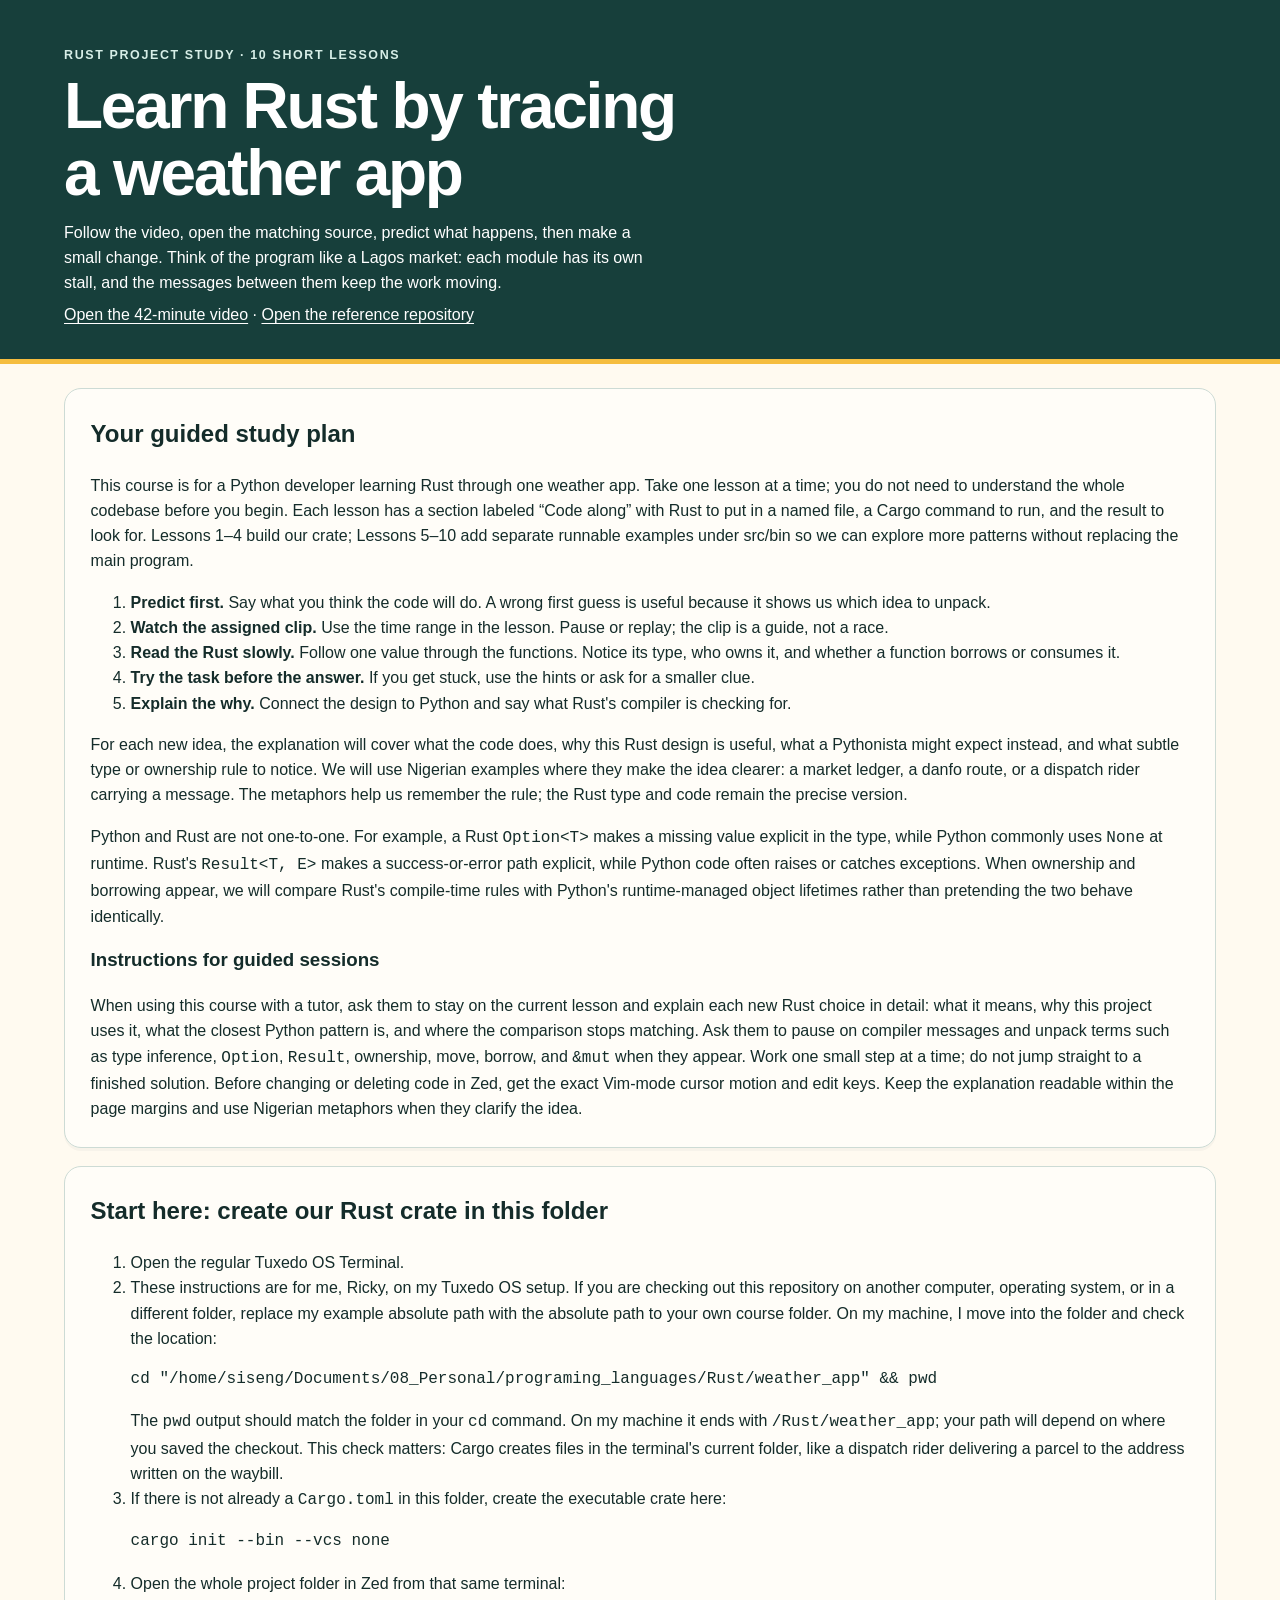
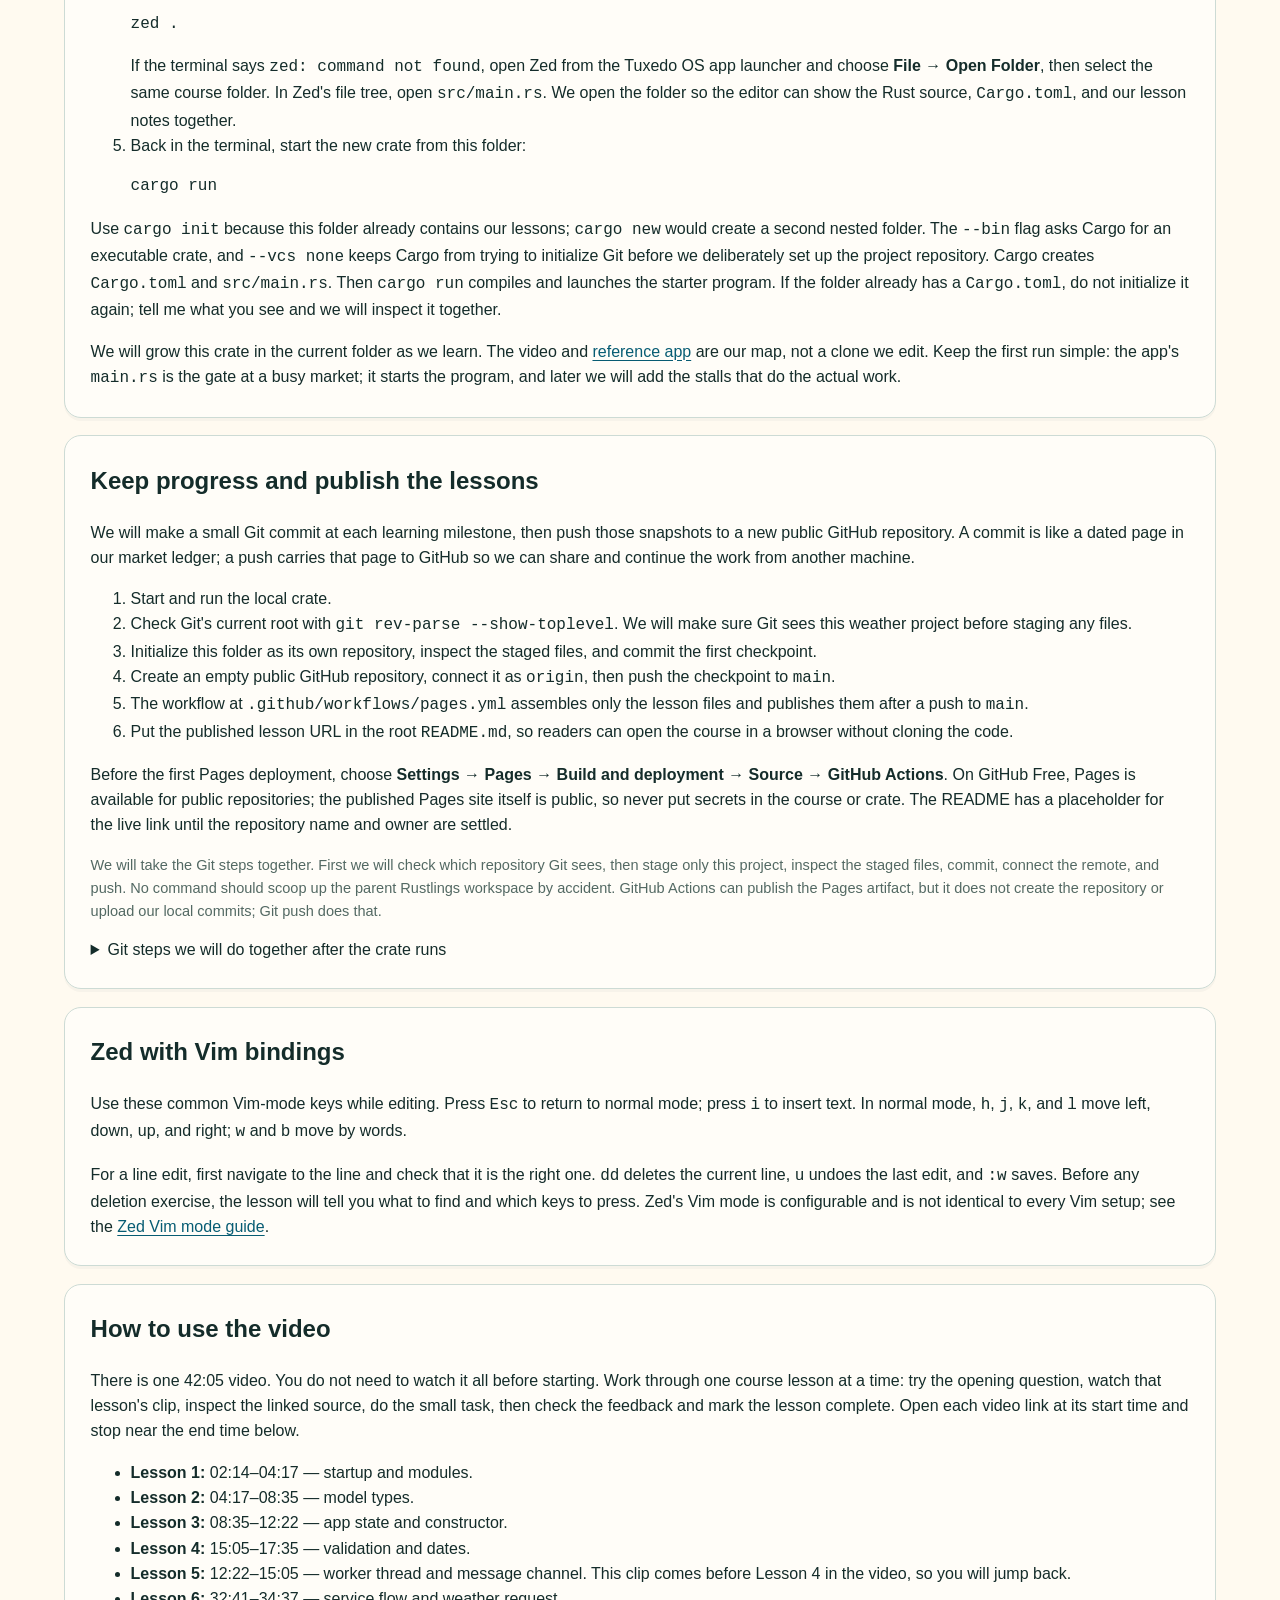
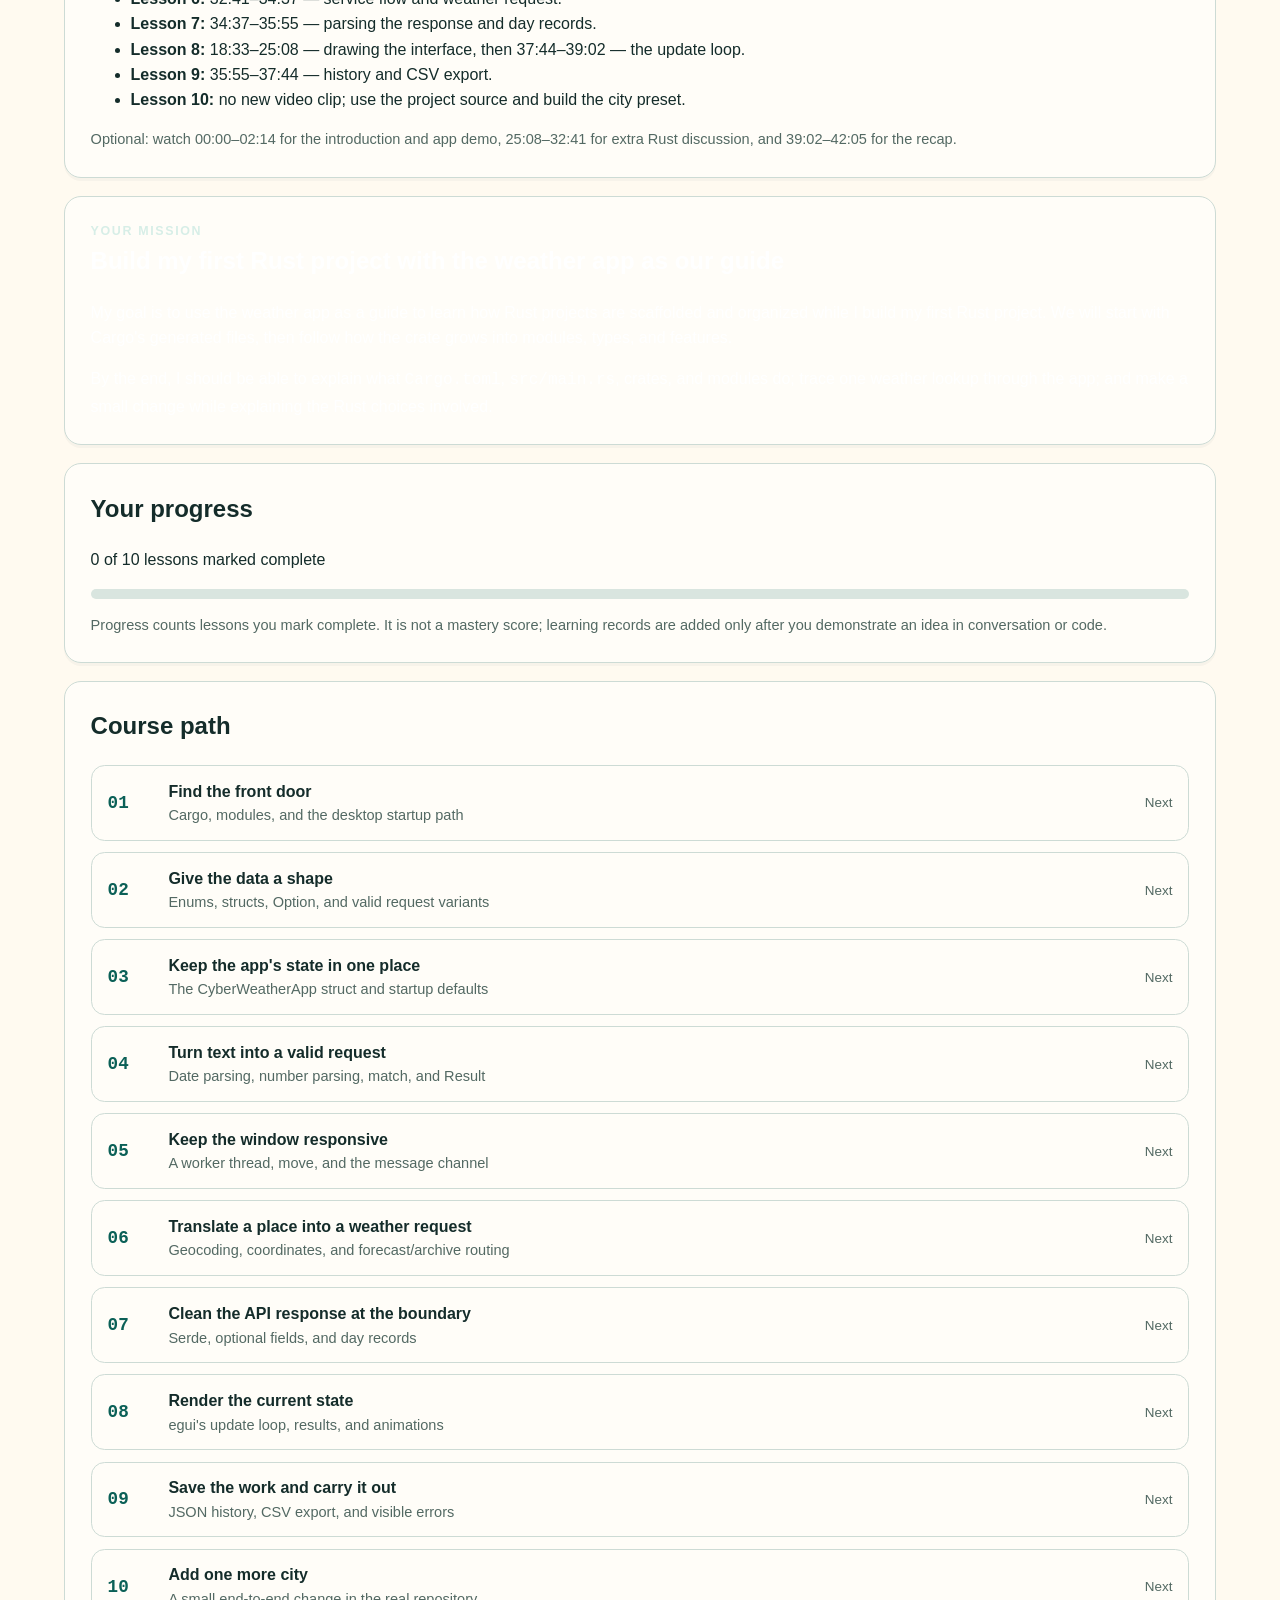
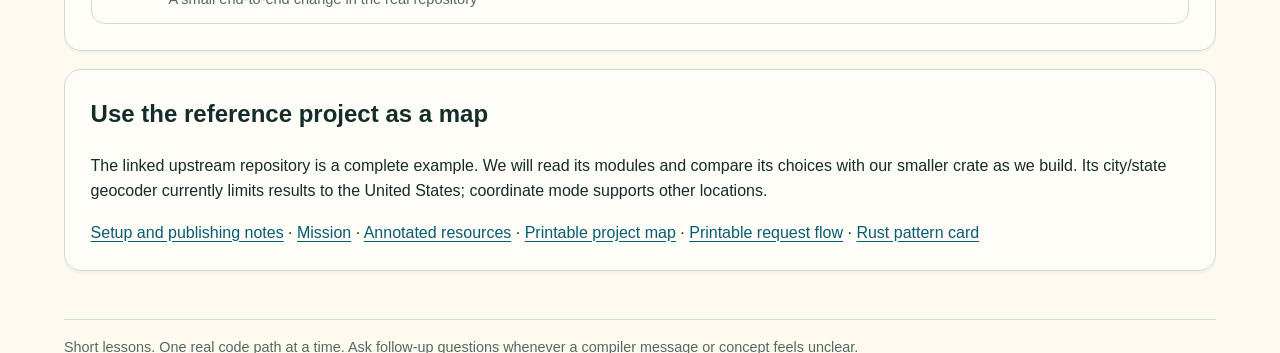
<file: index.html>
<!doctype html>
<html lang="en">
<head>
  <meta charset="utf-8">
  <meta name="viewport" content="width=device-width, initial-scale=1">
  <meta name="description" content="A practical Rust course built around a real desktop weather app.">
  <title>Rusty Weather — Study Course</title>
  <link rel="stylesheet" href="assets/tech-course-theme.css">
  <link rel="stylesheet" href="assets/course.css">
</head>
<body class="tech-course">
  <header class="tech-course__header course-top">
    <div class="page-width">
      <p class="eyebrow">Rust project study · 10 short lessons</p>
      <h1>Learn Rust by tracing a weather app</h1>
      <p>Follow the video, open the matching source, predict what happens, then make a small change. Think of the program like a Lagos market: each module has its own stall, and the messages between them keep the work moving.</p>
      <p><a href="https://www.youtube.com/watch?v=z6_rRxLwu0Y" target="_blank" rel="noopener noreferrer">Open the 42-minute video</a> · <a href="https://github.com/feenix100/rusty_weather" target="_blank" rel="noopener noreferrer">Open the reference repository</a></p>
    </div>
  </header>

  <main class="page-width page-main stack">
    <section class="tech-card card-pad" id="guided-study">
      <h2>Your guided study plan</h2>
      <p>This course is for a Python developer learning Rust through one weather app. Take one lesson at a time; you do not need to understand the whole codebase before you begin. Each lesson has a section labeled “Code along” with Rust to put in a named file, a Cargo command to run, and the result to look for. Lessons 1–4 build our crate; Lessons 5–10 add separate runnable examples under src/bin so we can explore more patterns without replacing the main program.</p>
      <ol>
        <li><strong>Predict first.</strong> Say what you think the code will do. A wrong first guess is useful because it shows us which idea to unpack.</li>
        <li><strong>Watch the assigned clip.</strong> Use the time range in the lesson. Pause or replay; the clip is a guide, not a race.</li>
        <li><strong>Read the Rust slowly.</strong> Follow one value through the functions. Notice its type, who owns it, and whether a function borrows or consumes it.</li>
        <li><strong>Try the task before the answer.</strong> If you get stuck, use the hints or ask for a smaller clue.</li>
        <li><strong>Explain the why.</strong> Connect the design to Python and say what Rust's compiler is checking for.</li>
      </ol>
      <p>For each new idea, the explanation will cover what the code does, why this Rust design is useful, what a Pythonista might expect instead, and what subtle type or ownership rule to notice. We will use Nigerian examples where they make the idea clearer: a market ledger, a danfo route, or a dispatch rider carrying a message. The metaphors help us remember the rule; the Rust type and code remain the precise version.</p>
      <p>Python and Rust are not one-to-one. For example, a Rust <code>Option&lt;T&gt;</code> makes a missing value explicit in the type, while Python commonly uses <code>None</code> at runtime. Rust's <code>Result&lt;T, E&gt;</code> makes a success-or-error path explicit, while Python code often raises or catches exceptions. When ownership and borrowing appear, we will compare Rust's compile-time rules with Python's runtime-managed object lifetimes rather than pretending the two behave identically.</p>
      <h3>Instructions for guided sessions</h3>
      <p>When using this course with a tutor, ask them to stay on the current lesson and explain each new Rust choice in detail: what it means, why this project uses it, what the closest Python pattern is, and where the comparison stops matching. Ask them to pause on compiler messages and unpack terms such as type inference, <code>Option</code>, <code>Result</code>, ownership, move, borrow, and <code>&amp;mut</code> when they appear. Work one small step at a time; do not jump straight to a finished solution. Before changing or deleting code in Zed, get the exact Vim-mode cursor motion and edit keys. Keep the explanation readable within the page margins and use Nigerian metaphors when they clarify the idea.</p>
    </section>

    <section class="tech-card card-pad" id="first-run">
      <h2>Start here: create our Rust crate in this folder</h2>
      <ol>
        <li>Open the regular Tuxedo OS Terminal.</li>
        <li>These instructions are for me, Ricky, on my Tuxedo OS setup. If you are checking out this repository on another computer, operating system, or in a different folder, replace my example absolute path with the absolute path to your own course folder. On my machine, I move into the folder and check the location:<pre><code>cd "/home/siseng/Documents/08_Personal/programing_languages/Rust/weather_app" &amp;&amp; pwd</code></pre>The <code>pwd</code> output should match the folder in your <code>cd</code> command. On my machine it ends with <code>/Rust/weather_app</code>; your path will depend on where you saved the checkout. This check matters: Cargo creates files in the terminal's current folder, like a dispatch rider delivering a parcel to the address written on the waybill.</li>
        <li>If there is not already a <code>Cargo.toml</code> in this folder, create the executable crate here:<pre><code>cargo init --bin --vcs none</code></pre></li>
        <li>Open the whole project folder in Zed from that same terminal:<pre><code>zed .</code></pre>If the terminal says <code>zed: command not found</code>, open Zed from the Tuxedo OS app launcher and choose <strong>File → Open Folder</strong>, then select the same course folder. In Zed's file tree, open <code>src/main.rs</code>. We open the folder so the editor can show the Rust source, <code>Cargo.toml</code>, and our lesson notes together.</li>
        <li>Back in the terminal, start the new crate from this folder:<pre><code>cargo run</code></pre></li>
      </ol>
      <p>Use <code>cargo init</code> because this folder already contains our lessons; <code>cargo new</code> would create a second nested folder. The <code>--bin</code> flag asks Cargo for an executable crate, and <code>--vcs none</code> keeps Cargo from trying to initialize Git before we deliberately set up the project repository. Cargo creates <code>Cargo.toml</code> and <code>src/main.rs</code>. Then <code>cargo run</code> compiles and launches the starter program. If the folder already has a <code>Cargo.toml</code>, do not initialize it again; tell me what you see and we will inspect it together.</p>
      <p>We will grow this crate in the current folder as we learn. The video and <a href="https://github.com/feenix100/rusty_weather" target="_blank" rel="noopener noreferrer">reference app</a> are our map, not a clone we edit. Keep the first run simple: the app's <code>main.rs</code> is the gate at a busy market; it starts the program, and later we will add the stalls that do the actual work.</p>
    </section>

    <section class="tech-card card-pad" id="github-progress">
      <h2>Keep progress and publish the lessons</h2>
      <p>We will make a small Git commit at each learning milestone, then push those snapshots to a new public GitHub repository. A commit is like a dated page in our market ledger; a push carries that page to GitHub so we can share and continue the work from another machine.</p>
      <ol>
        <li>Start and run the local crate.</li>
        <li>Check Git's current root with <code>git rev-parse --show-toplevel</code>. We will make sure Git sees this weather project before staging any files.</li>
        <li>Initialize this folder as its own repository, inspect the staged files, and commit the first checkpoint.</li>
        <li>Create an empty public GitHub repository, connect it as <code>origin</code>, then push the checkpoint to <code>main</code>.</li>
        <li>The workflow at <code>.github/workflows/pages.yml</code> assembles only the lesson files and publishes them after a push to <code>main</code>.</li>
        <li>Put the published lesson URL in the root <code>README.md</code>, so readers can open the course in a browser without cloning the code.</li>
      </ol>
      <p>Before the first Pages deployment, choose <strong>Settings → Pages → Build and deployment → Source → GitHub Actions</strong>. On GitHub Free, Pages is available for public repositories; the published Pages site itself is public, so never put secrets in the course or crate. The README has a placeholder for the live link until the repository name and owner are settled.</p>
      <p class="small-note">We will take the Git steps together. First we will check which repository Git sees, then stage only this project, inspect the staged files, commit, connect the remote, and push. No command should scoop up the parent Rustlings workspace by accident. GitHub Actions can publish the Pages artifact, but it does not create the repository or upload our local commits; Git push does that.</p>
      <details>
        <summary>Git steps we will do together after the crate runs</summary>
        <p>First we check the current root. We do not stage anything until the output identifies this weather project as its own repository:</p>
        <pre><code>git rev-parse --show-toplevel
git status --short</code></pre>
        <p>Then we initialize Git, inspect the files before committing, and save the first checkpoint:</p>
        <pre><code>git init -b main
git add -A
git status --short
git commit -m "Start Rust weather learning project"</code></pre>
        <p>On GitHub, create an empty <strong>public</strong> repository under the account you want to use. Leave “Add a README” unchecked because our local README already exists. Authenticate the terminal with <code>gh auth login</code>, verify it with <code>gh auth status</code>, then replace the placeholders in these commands with the actual owner and repository:</p>
        <pre><code>git remote add origin https://github.com/theAfricanQuant/weather_app.git
git push -u origin main</code></pre>
        <p>We will run each command only after checking the previous output. If <code>git init</code> reports a permission error or <code>git rev-parse</code> still points at the parent Rustlings folder after initialization, stop there and ask for help before staging.</p>
      </details>
    </section>

    <section class="tech-card card-pad" id="zed-vim">
      <h2>Zed with Vim bindings</h2>
      <p>Use these common Vim-mode keys while editing. Press <code>Esc</code> to return to normal mode; press <code>i</code> to insert text. In normal mode, <code>h</code>, <code>j</code>, <code>k</code>, and <code>l</code> move left, down, up, and right; <code>w</code> and <code>b</code> move by words.</p>
      <p>For a line edit, first navigate to the line and check that it is the right one. <code>dd</code> deletes the current line, <code>u</code> undoes the last edit, and <code>:w</code> saves. Before any deletion exercise, the lesson will tell you what to find and which keys to press. Zed's Vim mode is configurable and is not identical to every Vim setup; see the <a href="https://zed.dev/docs/vim" target="_blank" rel="noopener noreferrer">Zed Vim mode guide</a>.</p>
    </section>

    <section class="tech-card card-pad">
      <h2>How to use the video</h2>
      <p>There is one 42:05 video. You do not need to watch it all before starting. Work through one course lesson at a time: try the opening question, watch that lesson's clip, inspect the linked source, do the small task, then check the feedback and mark the lesson complete. Open each video link at its start time and stop near the end time below.</p>
      <ul>
        <li><strong>Lesson 1:</strong> 02:14–04:17 — startup and modules.</li>
        <li><strong>Lesson 2:</strong> 04:17–08:35 — model types.</li>
        <li><strong>Lesson 3:</strong> 08:35–12:22 — app state and constructor.</li>
        <li><strong>Lesson 4:</strong> 15:05–17:35 — validation and dates.</li>
        <li><strong>Lesson 5:</strong> 12:22–15:05 — worker thread and message channel. This clip comes before Lesson 4 in the video, so you will jump back.</li>
        <li><strong>Lesson 6:</strong> 32:41–34:37 — service flow and weather request.</li>
        <li><strong>Lesson 7:</strong> 34:37–35:55 — parsing the response and day records.</li>
        <li><strong>Lesson 8:</strong> 18:33–25:08 — drawing the interface, then 37:44–39:02 — the update loop.</li>
        <li><strong>Lesson 9:</strong> 35:55–37:44 — history and CSV export.</li>
        <li><strong>Lesson 10:</strong> no new video clip; use the project source and build the city preset.</li>
      </ul>
      <p class="small-note">Optional: watch 00:00–02:14 for the introduction and app demo, 25:08–32:41 for extra Rust discussion, and 39:02–42:05 for the recap.</p>
    </section>

    <section class="tech-card card-pad tech-mission">
      <p class="eyebrow">Your mission</p>
      <h2>Build my first Rust project with the weather app as our guide</h2>
      <p>My goal is to use the weather app as a guide to learn how Rust projects are scaffolded and organized while I build my first Rust project. We will start with Cargo's generated files, then follow how the crate grows into modules, types, and features.</p>
      <p>By the end, I should be able to explain what <code>Cargo.toml</code>, <code>src/main.rs</code>, crates, and modules do; trace one weather lookup through the app; and make a small change while explaining the Rust choices involved.</p>
    </section>

    <section class="tech-card card-pad">
      <h2>Your progress</h2>
      <p data-progress-text>Progress is stored in this browser on this device.</p>
      <div class="progress-track" role="progressbar" aria-label="Course lessons completed" aria-valuemin="0" aria-valuemax="10" aria-valuenow="0">
        <div class="progress-fill" data-progress-fill></div>
      </div>
      <p class="small-note">Progress counts lessons you mark complete. It is not a mastery score; learning records are added only after you demonstrate an idea in conversation or code.</p>
    </section>

    <section class="tech-card card-pad">
      <h2>Course path</h2>
      <ol class="course-list">
        <li><a href="lessons/0001-orient-and-run.html" data-lesson-link="lesson-01" target="_blank" rel="noopener noreferrer"><span class="lesson-number">01</span><span class="lesson-title">Find the front door<span class="lesson-summary">Cargo, modules, and the desktop startup path</span></span><span class="lesson-time" data-status>Next · 10 min</span></a></li>
        <li><a href="lessons/0002-model-the-domain.html" data-lesson-link="lesson-02" target="_blank" rel="noopener noreferrer"><span class="lesson-number">02</span><span class="lesson-title">Give the data a shape<span class="lesson-summary">Enums, structs, Option, and valid request variants</span></span><span class="lesson-time" data-status>Next · 12 min</span></a></li>
        <li><a href="lessons/0003-app-state.html" data-lesson-link="lesson-03" target="_blank" rel="noopener noreferrer"><span class="lesson-number">03</span><span class="lesson-title">Keep the app's state in one place<span class="lesson-summary">The CyberWeatherApp struct and startup defaults</span></span><span class="lesson-time" data-status>Next · 10 min</span></a></li>
        <li><a href="lessons/0004-validate-input.html" data-lesson-link="lesson-04" target="_blank" rel="noopener noreferrer"><span class="lesson-number">04</span><span class="lesson-title">Turn text into a valid request<span class="lesson-summary">Date parsing, number parsing, match, and Result</span></span><span class="lesson-time" data-status>Next · 12 min</span></a></li>
        <li><a href="lessons/0005-background-worker.html" data-lesson-link="lesson-05" target="_blank" rel="noopener noreferrer"><span class="lesson-number">05</span><span class="lesson-title">Keep the window responsive<span class="lesson-summary">A worker thread, move, and the message channel</span></span><span class="lesson-time" data-status>Next · 12 min</span></a></li>
        <li><a href="lessons/0006-geocode-and-request.html" data-lesson-link="lesson-06" target="_blank" rel="noopener noreferrer"><span class="lesson-number">06</span><span class="lesson-title">Translate a place into a weather request<span class="lesson-summary">Geocoding, coordinates, and forecast/archive routing</span></span><span class="lesson-time" data-status>Next · 12 min</span></a></li>
        <li><a href="lessons/0007-normalize-api-data.html" data-lesson-link="lesson-07" target="_blank" rel="noopener noreferrer"><span class="lesson-number">07</span><span class="lesson-title">Clean the API response at the boundary<span class="lesson-summary">Serde, optional fields, and day records</span></span><span class="lesson-time" data-status>Next · 12 min</span></a></li>
        <li><a href="lessons/0008-render-the-state.html" data-lesson-link="lesson-08" target="_blank" rel="noopener noreferrer"><span class="lesson-number">08</span><span class="lesson-title">Render the current state<span class="lesson-summary">egui's update loop, results, and animations</span></span><span class="lesson-time" data-status>Next · 12 min</span></a></li>
        <li><a href="lessons/0009-history-and-export.html" data-lesson-link="lesson-09" target="_blank" rel="noopener noreferrer"><span class="lesson-number">09</span><span class="lesson-title">Save the work and carry it out<span class="lesson-summary">JSON history, CSV export, and visible errors</span></span><span class="lesson-time" data-status>Next · 10 min</span></a></li>
        <li><a href="lessons/0010-capstone.html" data-lesson-link="lesson-10" target="_blank" rel="noopener noreferrer"><span class="lesson-number">10</span><span class="lesson-title">Add one more city<span class="lesson-summary">A small end-to-end change in the real repository</span></span><span class="lesson-time" data-status>Next · 20 min</span></a></li>
      </ol>
    </section>

    <section class="tech-card card-pad">
      <h2>Use the reference project as a map</h2>
      <p>The linked upstream repository is a complete example. We will read its modules and compare its choices with our smaller crate as we build. Its city/state geocoder currently limits results to the United States; coordinate mode supports other locations.</p>
      <p><a href="README.md" target="_blank" rel="noopener noreferrer">Setup and publishing notes</a> · <a href="MISSION.md" target="_blank" rel="noopener noreferrer">Mission</a> · <a href="RESOURCES.md" target="_blank" rel="noopener noreferrer">Annotated resources</a> · <a href="reference/project-map.html" target="_blank" rel="noopener noreferrer">Printable project map</a> · <a href="reference/request-lifecycle.html" target="_blank" rel="noopener noreferrer">Printable request flow</a> · <a href="reference/rust-patterns.html" target="_blank" rel="noopener noreferrer">Rust pattern card</a></p>
    </section>
  </main>

  <footer class="page-width course-foot">Short lessons. One real code path at a time. Ask follow-up questions whenever a compiler message or concept feels unclear.</footer>
  <script src="assets/course.js"></script>
</body>
</html>
</file>
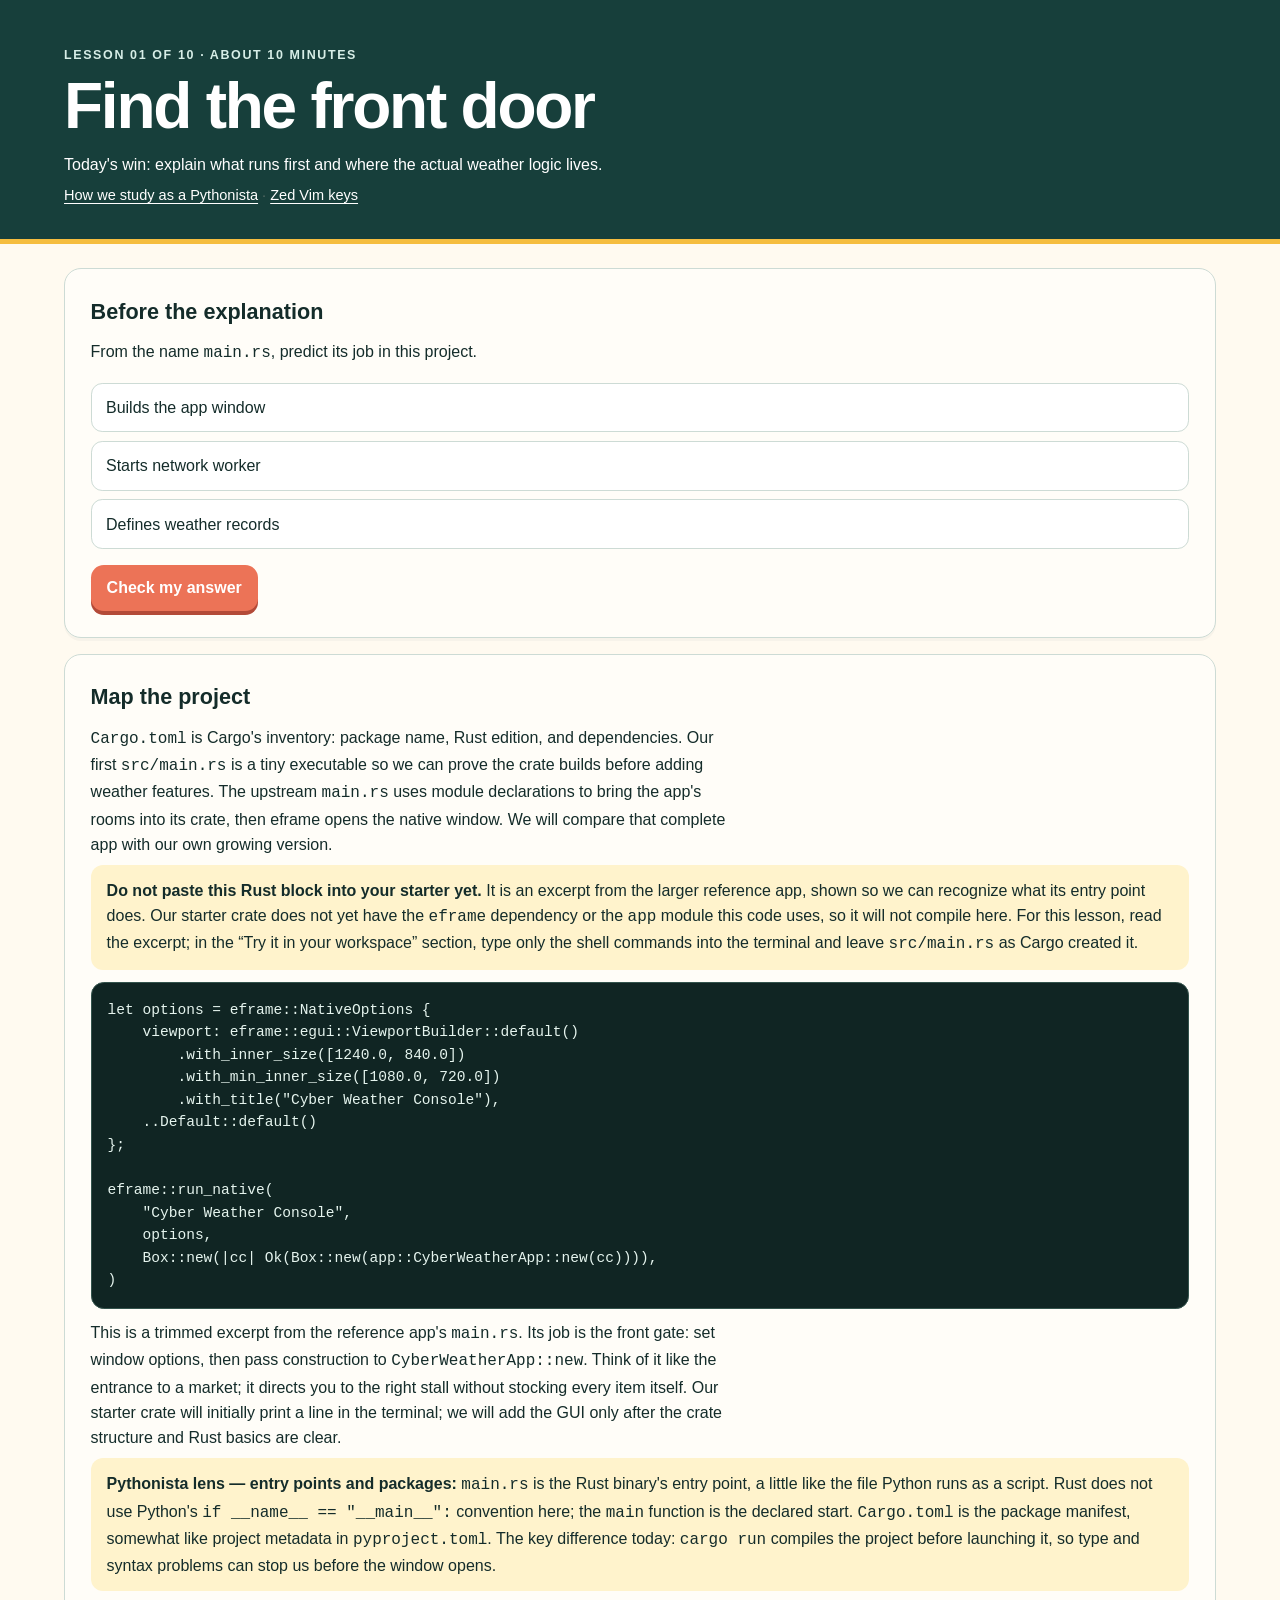
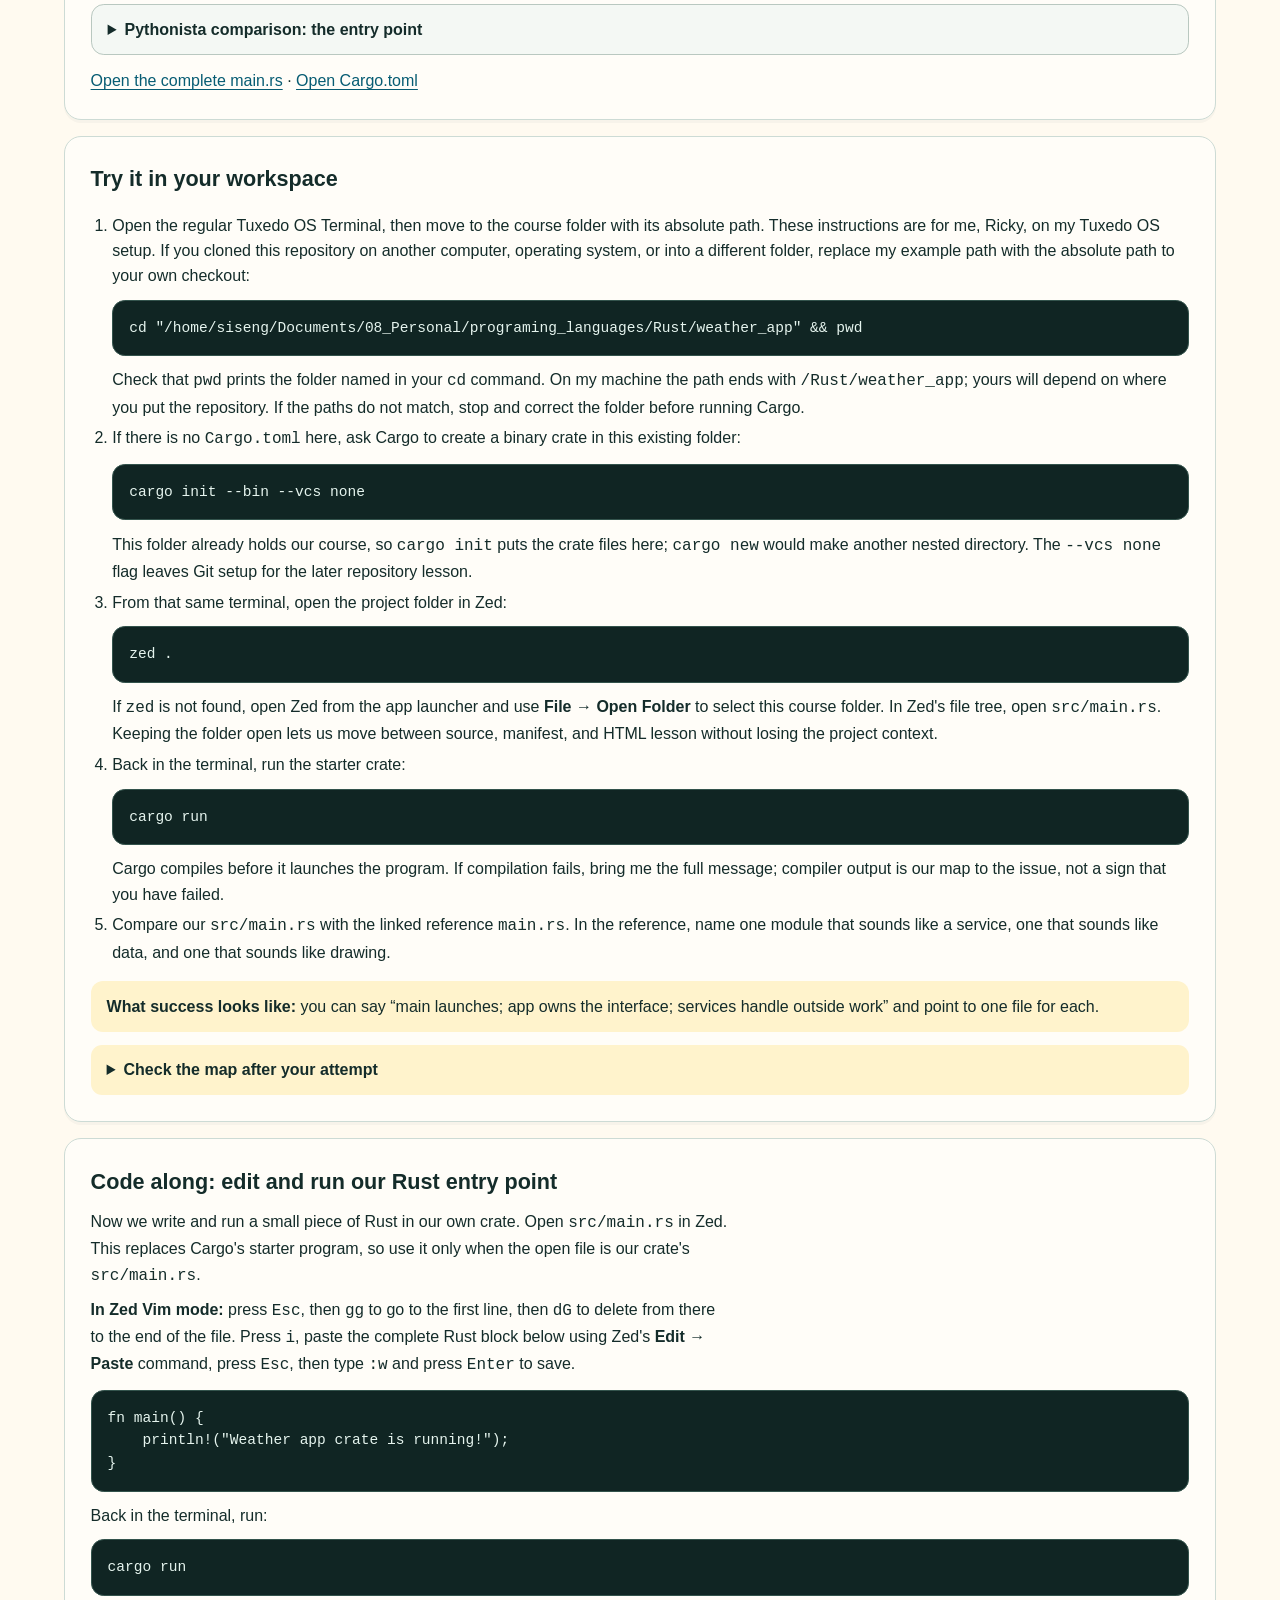
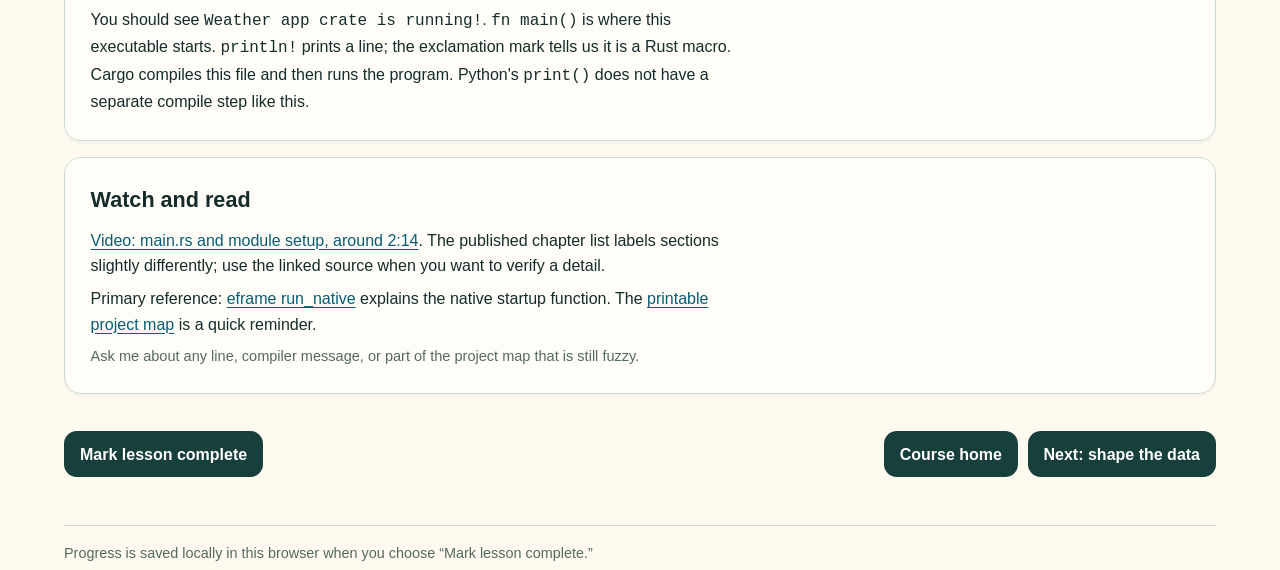
<file: lessons/0001-orient-and-run.html>
<!doctype html>
<html lang="en">
<head>
  <meta charset="utf-8">
  <meta name="viewport" content="width=device-width, initial-scale=1">
  <title>01 · Find the front door</title>
  <link rel="stylesheet" href="../assets/tech-course-theme.css">
  <link rel="stylesheet" href="../assets/course.css">
</head>
<body class="tech-course" data-lesson-id="lesson-01">
  <header class="tech-course__header course-top">
    <div class="page-width">
      <p class="eyebrow">Lesson 01 of 10 · about 10 minutes</p>
      <h1>Find the front door</h1>
      <p>Today's win: explain what runs first and where the actual weather logic lives.</p>
      <p class="small-note"><a href="../index.html#guided-study" target="_blank" rel="noopener noreferrer">How we study as a Pythonista</a> · <a href="../index.html#zed-vim" target="_blank" rel="noopener noreferrer">Zed Vim keys</a></p>
    </div>
  </header>
  <main class="page-width page-main lesson-body">
    <section class="tech-card card-pad">
      <h2>Before the explanation</h2>
      <p>From the name <code>main.rs</code>, predict its job in this project.</p>
      <div data-quiz data-feedback-correct="Correct. main.rs configures and launches the desktop app; the app state and services live in their own modules." data-feedback-wrong="Try again: find the first call that hands control to eframe, then notice which module constructs the app.">
        <div class="quiz-options">
          <button class="quiz-option" data-quiz-option data-correct="true">Builds the app window</button>
          <button class="quiz-option" data-quiz-option>Starts network worker</button>
          <button class="quiz-option" data-quiz-option>Defines weather records</button>
        </div>
        <button class="action-button tech-action" data-check-quiz>Check my answer</button>
        <p class="quiz-feedback" data-quiz-feedback role="status" hidden></p>
      </div>
    </section>

    <section class="tech-card card-pad">
      <h2>Map the project</h2>
      <p><code>Cargo.toml</code> is Cargo's inventory: package name, Rust edition, and dependencies. Our first <code>src/main.rs</code> is a tiny executable so we can prove the crate builds before adding weather features. The upstream <code>main.rs</code> uses module declarations to bring the app's rooms into its crate, then eframe opens the native window. We will compare that complete app with our own growing version.</p>
      <div class="callout"><strong>Do not paste this Rust block into your starter yet.</strong> It is an excerpt from the larger reference app, shown so we can recognize what its entry point does. Our starter crate does not yet have the <code>eframe</code> dependency or the <code>app</code> module this code uses, so it will not compile here. For this lesson, read the excerpt; in the “Try it in your workspace” section, type only the shell commands into the terminal and leave <code>src/main.rs</code> as Cargo created it.</div>
      <pre><code>let options = eframe::NativeOptions {
    viewport: eframe::egui::ViewportBuilder::default()
        .with_inner_size([1240.0, 840.0])
        .with_min_inner_size([1080.0, 720.0])
        .with_title("Cyber Weather Console"),
    ..Default::default()
};

eframe::run_native(
    "Cyber Weather Console",
    options,
    Box::new(|cc| Ok(Box::new(app::CyberWeatherApp::new(cc)))),
)</code></pre>
      <p>This is a trimmed excerpt from the reference app's <code>main.rs</code>. Its job is the front gate: set window options, then pass construction to <code>CyberWeatherApp::new</code>. Think of it like the entrance to a market; it directs you to the right stall without stocking every item itself. Our starter crate will initially print a line in the terminal; we will add the GUI only after the crate structure and Rust basics are clear.</p>
      <div class="callout"><strong>Pythonista lens — entry points and packages:</strong> <code>main.rs</code> is the Rust binary's entry point, a little like the file Python runs as a script. Rust does not use Python's <code>if __name__ == "__main__":</code> convention here; the <code>main</code> function is the declared start. <code>Cargo.toml</code> is the package manifest, somewhat like project metadata in <code>pyproject.toml</code>. The key difference today: <code>cargo run</code> compiles the project before launching it, so type and syntax problems can stop us before the window opens.</div>
      <details class="python-example">
        <summary>Pythonista comparison: the entry point</summary>
        <p>A common Python script puts its work in <code>main()</code> and uses a guard so that function runs only when the file is launched directly. Rust starts at <code>fn main()</code> without this guard.</p>
        <pre><code class="language-python">def main() -&gt; None:
    print("Hello, world!")


if __name__ == "__main__":
    main()</code></pre>
      </details>
      <p><a href="https://github.com/feenix100/rusty_weather/blob/main/src/main.rs" target="_blank" rel="noopener noreferrer">Open the complete main.rs</a> · <a href="https://github.com/feenix100/rusty_weather/blob/main/Cargo.toml" target="_blank" rel="noopener noreferrer">Open Cargo.toml</a></p>
    </section>

    <section class="tech-card card-pad">
      <h2>Try it in your workspace</h2>
      <ol>
        <li>Open the regular Tuxedo OS Terminal, then move to the course folder with its absolute path. These instructions are for me, Ricky, on my Tuxedo OS setup. If you cloned this repository on another computer, operating system, or into a different folder, replace my example path with the absolute path to your own checkout:<pre><code>cd "/home/siseng/Documents/08_Personal/programing_languages/Rust/weather_app" &amp;&amp; pwd</code></pre>Check that <code>pwd</code> prints the folder named in your <code>cd</code> command. On my machine the path ends with <code>/Rust/weather_app</code>; yours will depend on where you put the repository. If the paths do not match, stop and correct the folder before running Cargo.</li>
        <li>If there is no <code>Cargo.toml</code> here, ask Cargo to create a binary crate in this existing folder:<pre><code>cargo init --bin --vcs none</code></pre>This folder already holds our course, so <code>cargo init</code> puts the crate files here; <code>cargo new</code> would make another nested directory. The <code>--vcs none</code> flag leaves Git setup for the later repository lesson.</li>
        <li>From that same terminal, open the project folder in Zed:<pre><code>zed .</code></pre>If <code>zed</code> is not found, open Zed from the app launcher and use <strong>File → Open Folder</strong> to select this course folder. In Zed's file tree, open <code>src/main.rs</code>. Keeping the folder open lets us move between source, manifest, and HTML lesson without losing the project context.</li>
        <li>Back in the terminal, run the starter crate:<pre><code>cargo run</code></pre>Cargo compiles before it launches the program. If compilation fails, bring me the full message; compiler output is our map to the issue, not a sign that you have failed.</li>
        <li>Compare our <code>src/main.rs</code> with the linked reference <code>main.rs</code>. In the reference, name one module that sounds like a service, one that sounds like data, and one that sounds like drawing.</li>
      </ol>
      <div class="callout"><strong>What success looks like:</strong> you can say “main launches; app owns the interface; services handle outside work” and point to one file for each.</div>
      <details class="answer-note">
        <summary>Check the map after your attempt</summary>
        <p><code>main.rs</code> calls <code>eframe::run_native</code>; <code>app.rs</code> constructs and renders the GUI; <code>models.rs</code> defines shared data; service modules talk to geocoding, weather, or history storage.</p>
      </details>
    </section>

    <section class="tech-card card-pad">
      <h2>Code along: edit and run our Rust entry point</h2>
      <p>Now we write and run a small piece of Rust in our own crate. Open <code>src/main.rs</code> in Zed. This replaces Cargo's starter program, so use it only when the open file is our crate's <code>src/main.rs</code>.</p>
      <p><strong>In Zed Vim mode:</strong> press <code>Esc</code>, then <code>gg</code> to go to the first line, then <code>dG</code> to delete from there to the end of the file. Press <code>i</code>, paste the complete Rust block below using Zed's <strong>Edit → Paste</strong> command, press <code>Esc</code>, then type <code>:w</code> and press <code>Enter</code> to save.</p>
      <pre><code>fn main() {
    println!("Weather app crate is running!");
}</code></pre>
      <p>Back in the terminal, run:</p>
      <pre><code>cargo run</code></pre>
      <p>You should see <code>Weather app crate is running!</code>. <code>fn main()</code> is where this executable starts. <code>println!</code> prints a line; the exclamation mark tells us it is a Rust macro. Cargo compiles this file and then runs the program. Python's <code>print()</code> does not have a separate compile step like this.</p>
    </section>

    <section class="tech-card card-pad">
      <h2>Watch and read</h2>
      <p><a href="https://www.youtube.com/watch?v=z6_rRxLwu0Y&amp;t=134s" target="_blank" rel="noopener noreferrer">Video: main.rs and module setup, around 2:14</a>. The published chapter list labels sections slightly differently; use the linked source when you want to verify a detail.</p>
      <p>Primary reference: <a href="https://docs.rs/eframe/latest/eframe/fn.run_native.html" target="_blank" rel="noopener noreferrer">eframe run_native</a> explains the native startup function. The <a href="../reference/project-map.html" target="_blank" rel="noopener noreferrer">printable project map</a> is a quick reminder.</p>
      <p class="small-note">Ask me about any line, compiler message, or part of the project map that is still fuzzy.</p>
    </section>

    <div class="lesson-footer">
      <button class="action-button" data-complete aria-pressed="false">Mark lesson complete</button>
      <nav class="lesson-nav" aria-label="Lesson navigation">
        <a class="button-link" href="../index.html" target="_blank" rel="noopener noreferrer">Course home</a>
        <a class="button-link" href="0002-model-the-domain.html" target="_blank" rel="noopener noreferrer">Next: shape the data</a>
      </nav>
    </div>
  </main>
  <footer class="page-width course-foot">Progress is saved locally in this browser when you choose “Mark lesson complete.”</footer>
  <script src="../assets/course.js"></script>
</body>
</html>
</file>
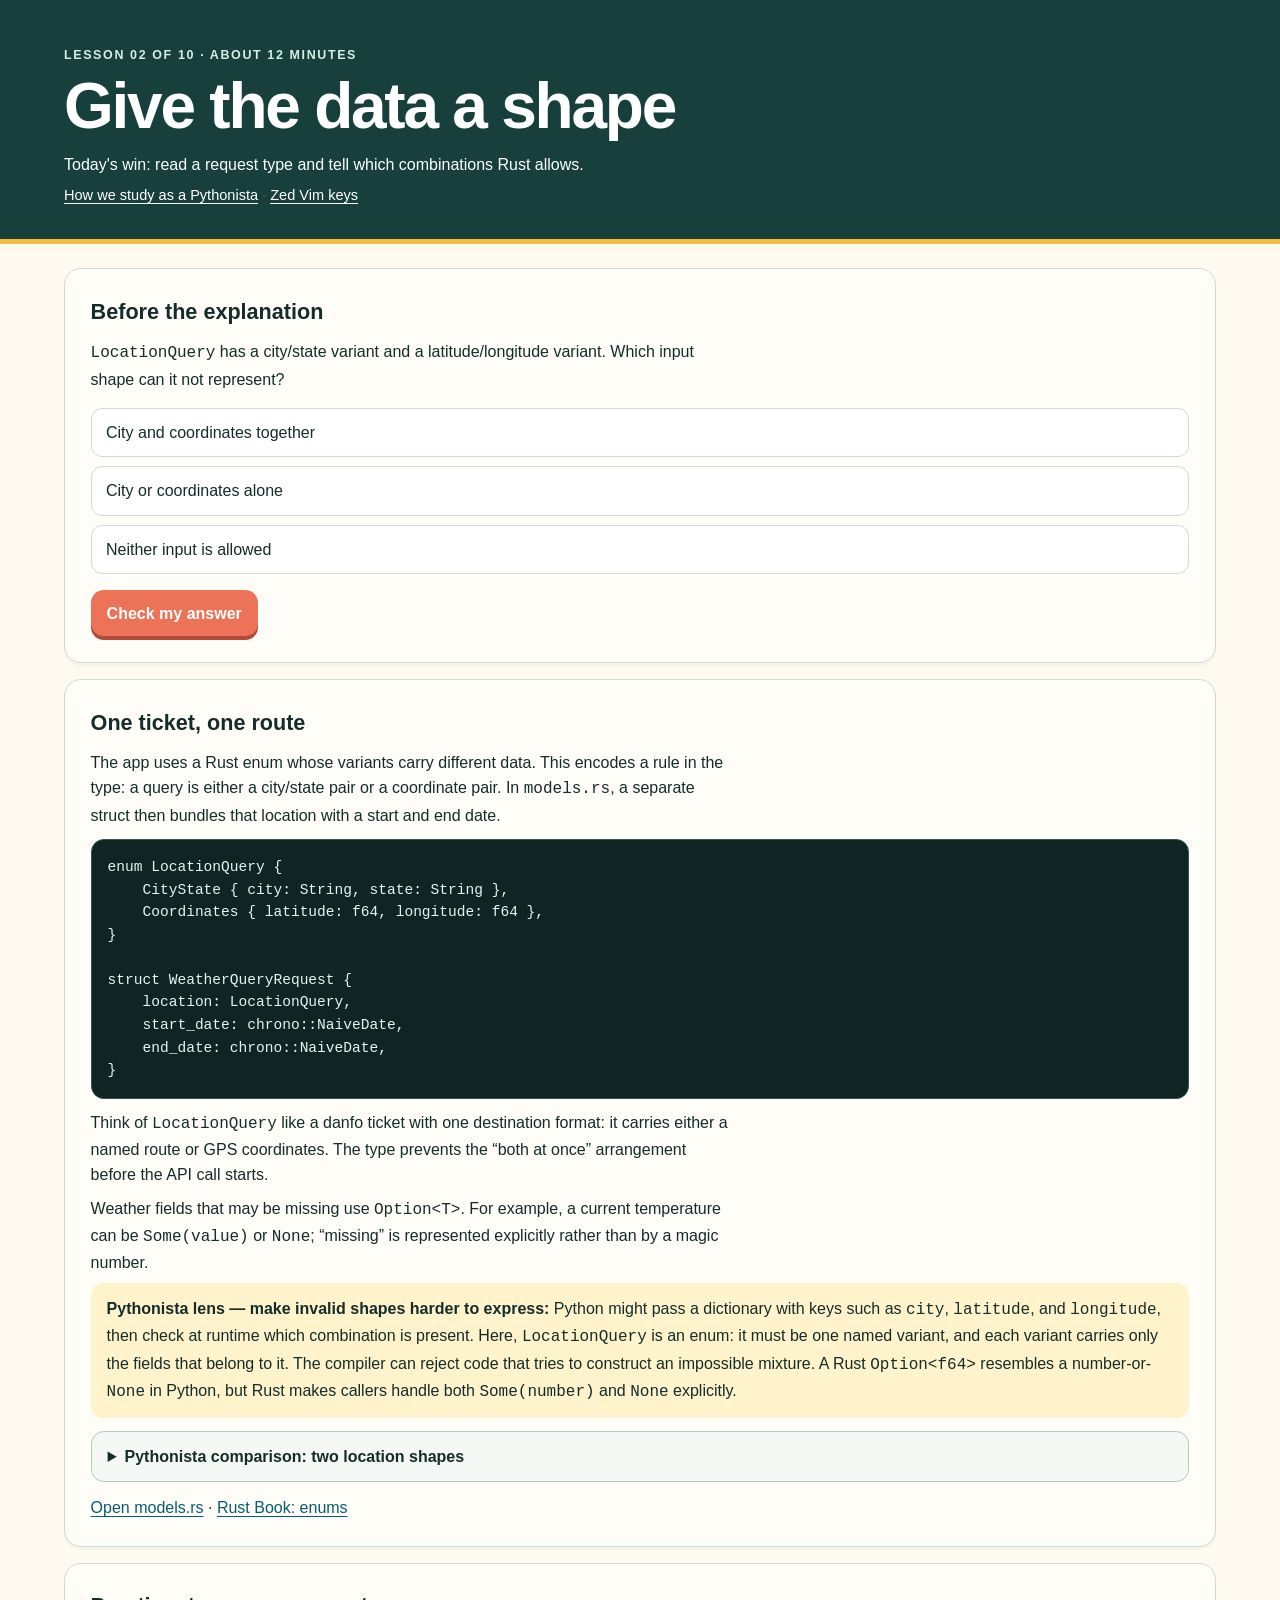
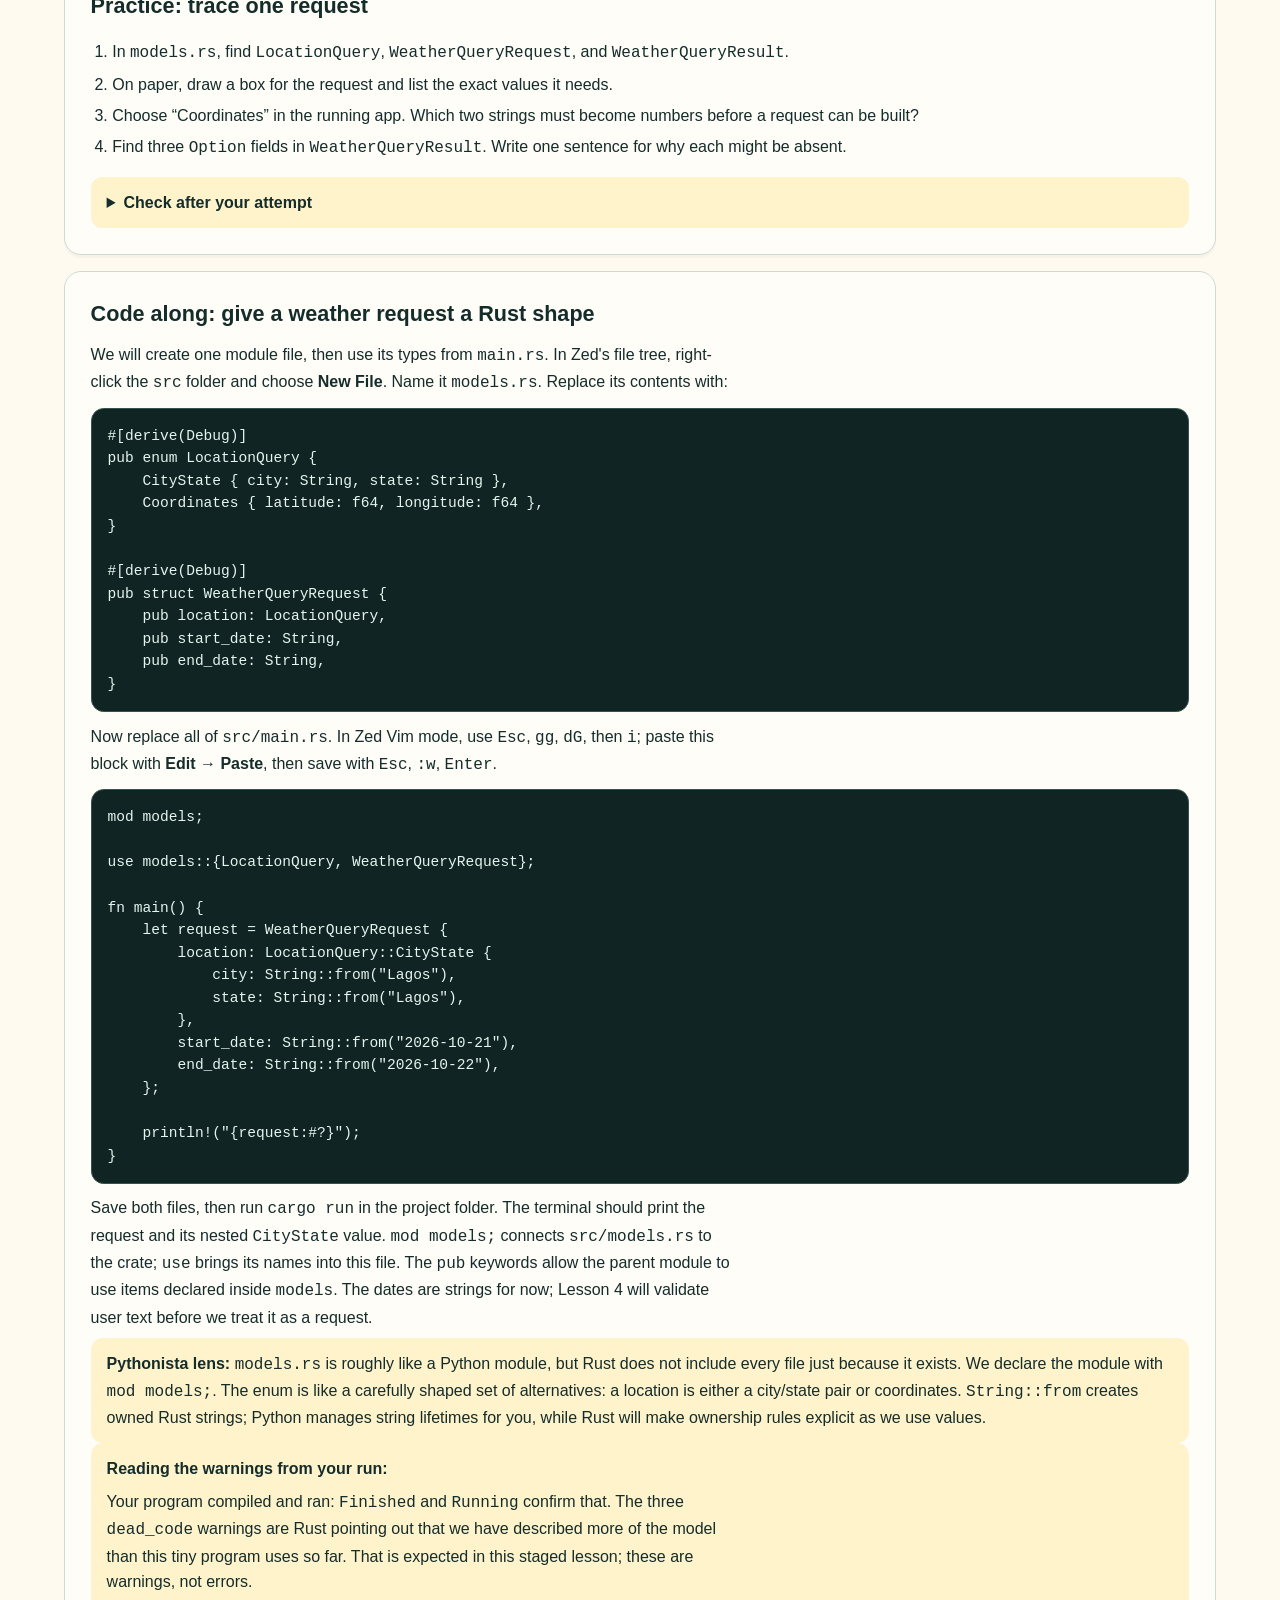
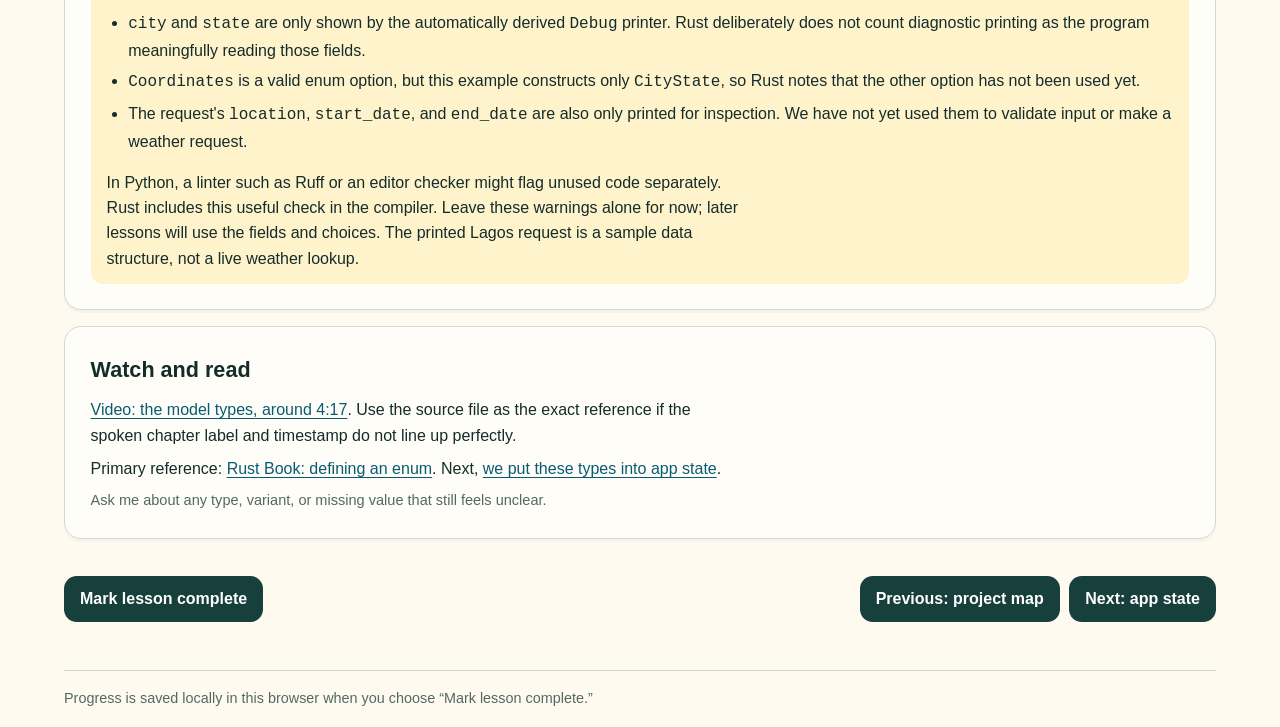
<file: lessons/0002-model-the-domain.html>
<!doctype html>
<html lang="en">
<head>
  <meta charset="utf-8">
  <meta name="viewport" content="width=device-width, initial-scale=1">
  <title>02 · Give the data a shape</title>
  <link rel="stylesheet" href="../assets/tech-course-theme.css">
  <link rel="stylesheet" href="../assets/course.css">
</head>
<body class="tech-course" data-lesson-id="lesson-02">
  <header class="tech-course__header course-top">
    <div class="page-width">
      <p class="eyebrow">Lesson 02 of 10 · about 12 minutes</p>
      <h1>Give the data a shape</h1>
      <p>Today's win: read a request type and tell which combinations Rust allows.</p>
      <p class="small-note"><a href="../index.html#guided-study" target="_blank" rel="noopener noreferrer">How we study as a Pythonista</a> · <a href="../index.html#zed-vim" target="_blank" rel="noopener noreferrer">Zed Vim keys</a></p>
    </div>
  </header>
  <main class="page-width page-main lesson-body">
    <section class="tech-card card-pad">
      <h2>Before the explanation</h2>
      <p><code>LocationQuery</code> has a city/state variant and a latitude/longitude variant. Which input shape can it not represent?</p>
      <div data-quiz data-feedback-correct="Right. One enum value is one variant, so a single location query cannot be both shapes at once." data-feedback-wrong="Look at the enum: each value chooses exactly one named variant, and each variant carries its own fields.">
        <div class="quiz-options">
          <button class="quiz-option" data-quiz-option data-correct="true">City and coordinates together</button>
          <button class="quiz-option" data-quiz-option>City or coordinates alone</button>
          <button class="quiz-option" data-quiz-option>Neither input is allowed</button>
        </div>
        <button class="action-button tech-action" data-check-quiz>Check my answer</button>
        <p class="quiz-feedback" data-quiz-feedback role="status" hidden></p>
      </div>
    </section>

    <section class="tech-card card-pad">
      <h2>One ticket, one route</h2>
      <p>The app uses a Rust enum whose variants carry different data. This encodes a rule in the type: a query is either a city/state pair or a coordinate pair. In <code>models.rs</code>, a separate struct then bundles that location with a start and end date.</p>
      <pre><code>enum LocationQuery {
    CityState { city: String, state: String },
    Coordinates { latitude: f64, longitude: f64 },
}

struct WeatherQueryRequest {
    location: LocationQuery,
    start_date: chrono::NaiveDate,
    end_date: chrono::NaiveDate,
}</code></pre>
      <p>Think of <code>LocationQuery</code> like a danfo ticket with one destination format: it carries either a named route or GPS coordinates. The type prevents the “both at once” arrangement before the API call starts.</p>
      <p>Weather fields that may be missing use <code>Option&lt;T&gt;</code>. For example, a current temperature can be <code>Some(value)</code> or <code>None</code>; “missing” is represented explicitly rather than by a magic number.</p>
      <div class="callout"><strong>Pythonista lens — make invalid shapes harder to express:</strong> Python might pass a dictionary with keys such as <code>city</code>, <code>latitude</code>, and <code>longitude</code>, then check at runtime which combination is present. Here, <code>LocationQuery</code> is an enum: it must be one named variant, and each variant carries only the fields that belong to it. The compiler can reject code that tries to construct an impossible mixture. A Rust <code>Option&lt;f64&gt;</code> resembles a number-or-<code>None</code> in Python, but Rust makes callers handle both <code>Some(number)</code> and <code>None</code> explicitly.</div>
      <details class="python-example">
        <summary>Pythonista comparison: two location shapes</summary>
        <p>Python 3.10+ can describe the alternatives with a union of dataclasses. These annotations help tools and readers, but Python does not enforce them at runtime the way Rust checks enum construction at compile time.</p>
        <pre><code class="language-python">from dataclasses import dataclass


@dataclass(frozen=True)
class CityState:
    city: str
    state: str


@dataclass(frozen=True)
class Coordinates:
    latitude: float
    longitude: float


LocationQuery = CityState | Coordinates</code></pre>
      </details>
      <p><a href="https://github.com/feenix100/rusty_weather/blob/main/src/models.rs" target="_blank" rel="noopener noreferrer">Open models.rs</a> · <a href="https://doc.rust-lang.org/book/ch06-01-defining-an-enum.html" target="_blank" rel="noopener noreferrer">Rust Book: enums</a></p>
    </section>

    <section class="tech-card card-pad">
      <h2>Practice: trace one request</h2>
      <ol>
        <li>In <code>models.rs</code>, find <code>LocationQuery</code>, <code>WeatherQueryRequest</code>, and <code>WeatherQueryResult</code>.</li>
        <li>On paper, draw a box for the request and list the exact values it needs.</li>
        <li>Choose “Coordinates” in the running app. Which two strings must become numbers before a request can be built?</li>
        <li>Find three <code>Option</code> fields in <code>WeatherQueryResult</code>. Write one sentence for why each might be absent.</li>
      </ol>
      <details class="answer-note">
        <summary>Check after your attempt</summary>
        <p>Coordinates are parsed into two <code>f64</code> values. <code>WeatherQueryResult</code> has optional fields such as city, current temperature, and weather code; a coordinate lookup has no city name, and an API can omit a weather measurement.</p>
      </details>
    </section>

    <section class="tech-card card-pad">
      <h2>Code along: give a weather request a Rust shape</h2>
      <p>We will create one module file, then use its types from <code>main.rs</code>. In Zed's file tree, right-click the <code>src</code> folder and choose <strong>New File</strong>. Name it <code>models.rs</code>. Replace its contents with:</p>
      <pre><code>#[derive(Debug)]
pub enum LocationQuery {
    CityState { city: String, state: String },
    Coordinates { latitude: f64, longitude: f64 },
}

#[derive(Debug)]
pub struct WeatherQueryRequest {
    pub location: LocationQuery,
    pub start_date: String,
    pub end_date: String,
}</code></pre>
      <p>Now replace all of <code>src/main.rs</code>. In Zed Vim mode, use <code>Esc</code>, <code>gg</code>, <code>dG</code>, then <code>i</code>; paste this block with <strong>Edit → Paste</strong>, then save with <code>Esc</code>, <code>:w</code>, <code>Enter</code>.</p>
      <pre><code>mod models;

use models::{LocationQuery, WeatherQueryRequest};

fn main() {
    let request = WeatherQueryRequest {
        location: LocationQuery::CityState {
            city: String::from("Lagos"),
            state: String::from("Lagos"),
        },
        start_date: String::from("2026-10-21"),
        end_date: String::from("2026-10-22"),
    };

    println!("{request:#?}");
}</code></pre>
      <p>Save both files, then run <code>cargo run</code> in the project folder. The terminal should print the request and its nested <code>CityState</code> value. <code>mod models;</code> connects <code>src/models.rs</code> to the crate; <code>use</code> brings its names into this file. The <code>pub</code> keywords allow the parent module to use items declared inside <code>models</code>. The dates are strings for now; Lesson 4 will validate user text before we treat it as a request.</p>
      <div class="callout"><strong>Pythonista lens:</strong> <code>models.rs</code> is roughly like a Python module, but Rust does not include every file just because it exists. We declare the module with <code>mod models;</code>. The enum is like a carefully shaped set of alternatives: a location is either a city/state pair or coordinates. <code>String::from</code> creates owned Rust strings; Python manages string lifetimes for you, while Rust will make ownership rules explicit as we use values.</div>
      <div class="callout">
        <strong>Reading the warnings from your run:</strong>
        <p>Your program compiled and ran: <code>Finished</code> and <code>Running</code> confirm that. The three <code>dead_code</code> warnings are Rust pointing out that we have described more of the model than this tiny program uses so far. That is expected in this staged lesson; these are warnings, not errors.</p>
        <ul>
          <li><code>city</code> and <code>state</code> are only shown by the automatically derived <code>Debug</code> printer. Rust deliberately does not count diagnostic printing as the program meaningfully reading those fields.</li>
          <li><code>Coordinates</code> is a valid enum option, but this example constructs only <code>CityState</code>, so Rust notes that the other option has not been used yet.</li>
          <li>The request's <code>location</code>, <code>start_date</code>, and <code>end_date</code> are also only printed for inspection. We have not yet used them to validate input or make a weather request.</li>
        </ul>
        <p>In Python, a linter such as Ruff or an editor checker might flag unused code separately. Rust includes this useful check in the compiler. Leave these warnings alone for now; later lessons will use the fields and choices. The printed Lagos request is a sample data structure, not a live weather lookup.</p>
      </div>
    </section>

    <section class="tech-card card-pad">
      <h2>Watch and read</h2>
      <p><a href="https://www.youtube.com/watch?v=z6_rRxLwu0Y&amp;t=257s" target="_blank" rel="noopener noreferrer">Video: the model types, around 4:17</a>. Use the source file as the exact reference if the spoken chapter label and timestamp do not line up perfectly.</p>
      <p>Primary reference: <a href="https://doc.rust-lang.org/book/ch06-01-defining-an-enum.html" target="_blank" rel="noopener noreferrer">Rust Book: defining an enum</a>. Next, <a href="0003-app-state.html" target="_blank" rel="noopener noreferrer">we put these types into app state</a>.</p>
      <p class="small-note">Ask me about any type, variant, or missing value that still feels unclear.</p>
    </section>

    <div class="lesson-footer">
      <button class="action-button" data-complete aria-pressed="false">Mark lesson complete</button>
      <nav class="lesson-nav" aria-label="Lesson navigation">
        <a class="button-link" href="0001-orient-and-run.html" target="_blank" rel="noopener noreferrer">Previous: project map</a>
        <a class="button-link" href="0003-app-state.html" target="_blank" rel="noopener noreferrer">Next: app state</a>
      </nav>
    </div>
  </main>
  <footer class="page-width course-foot">Progress is saved locally in this browser when you choose “Mark lesson complete.”</footer>
  <script src="../assets/course.js"></script>
</body>
</html>
</file>
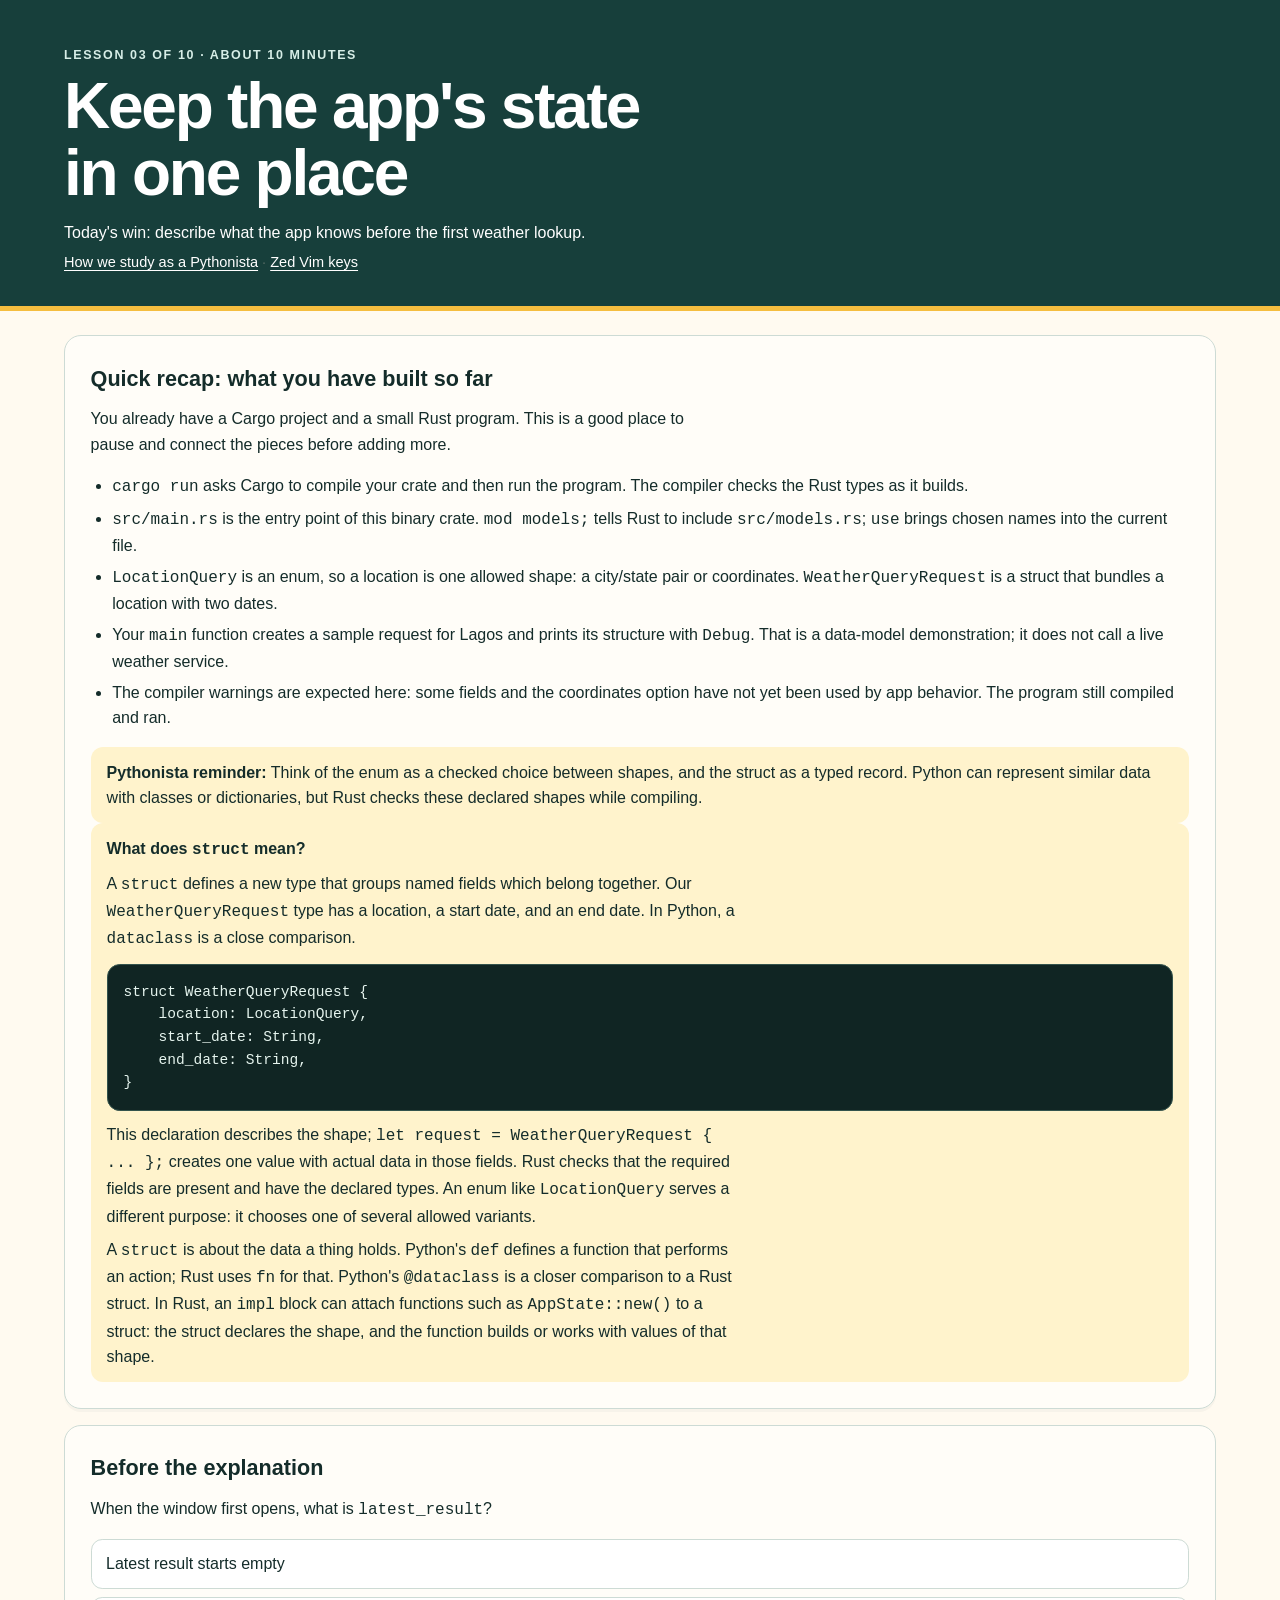
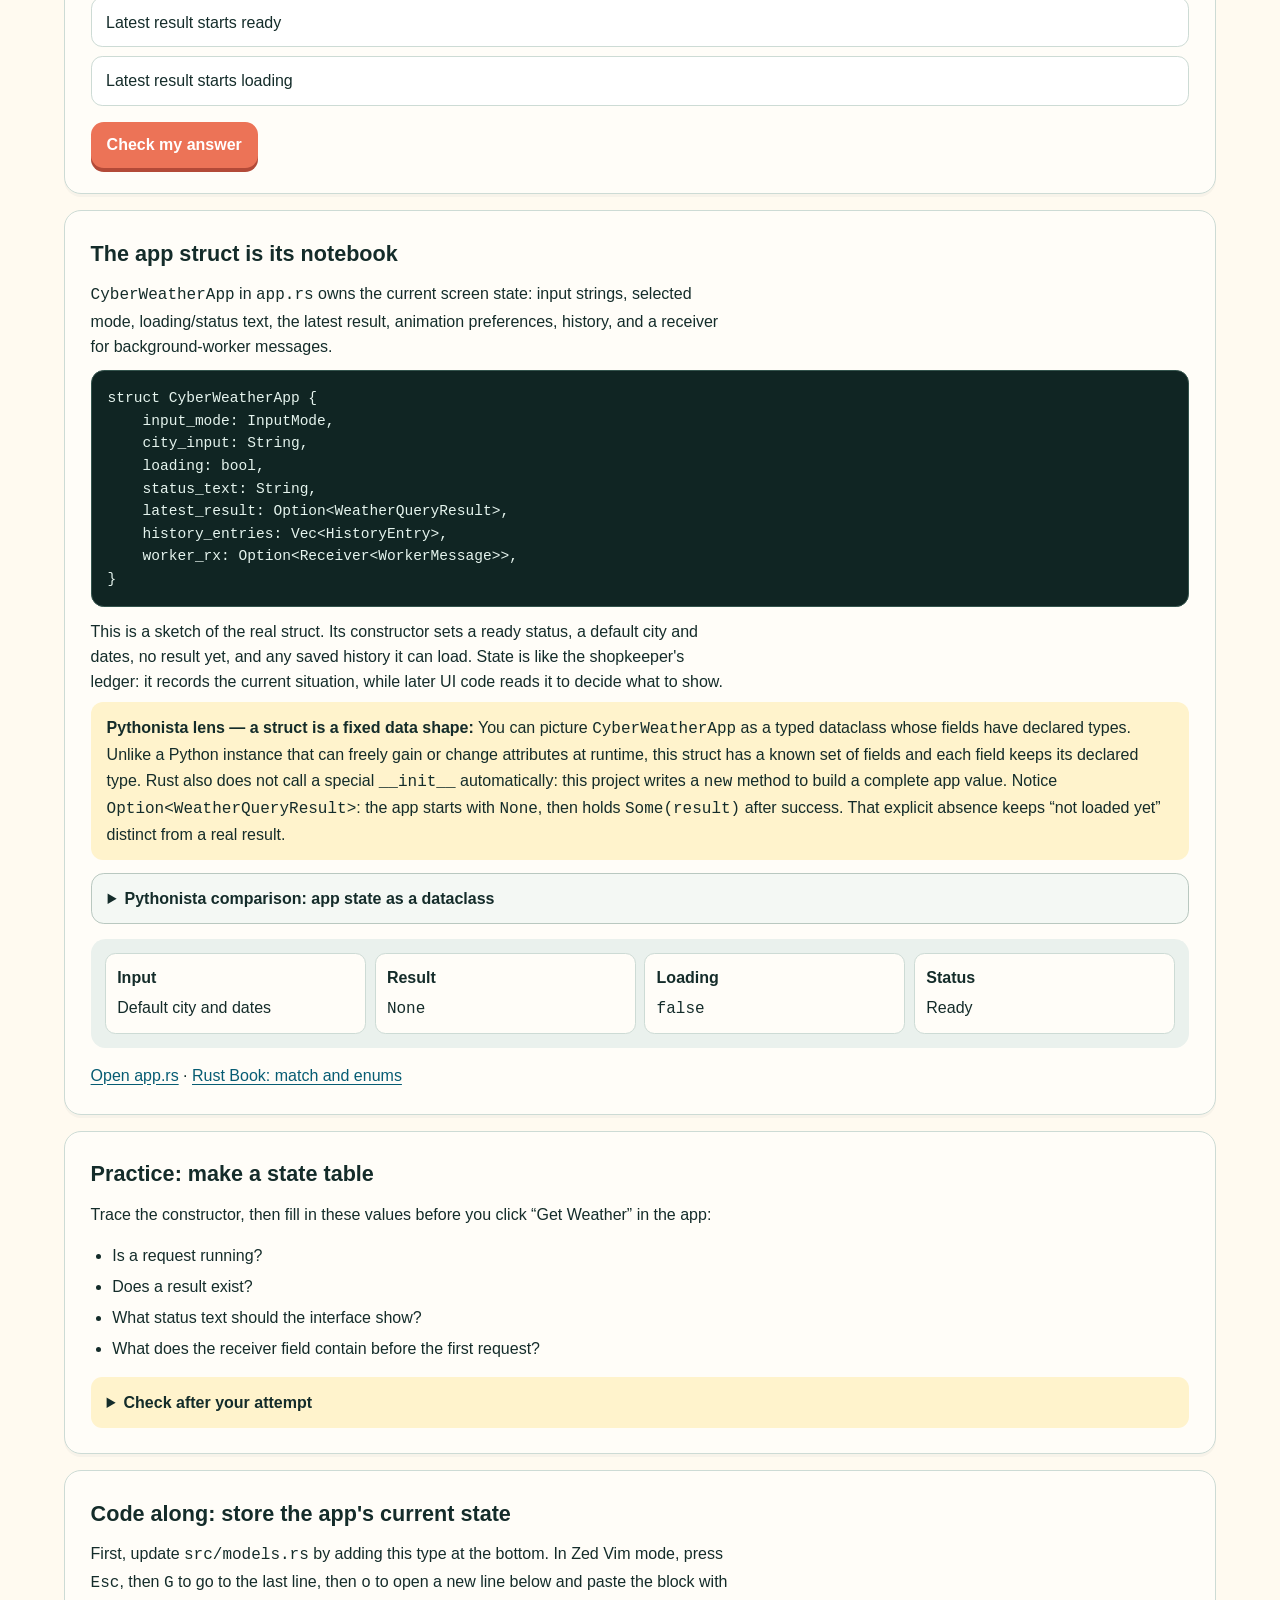
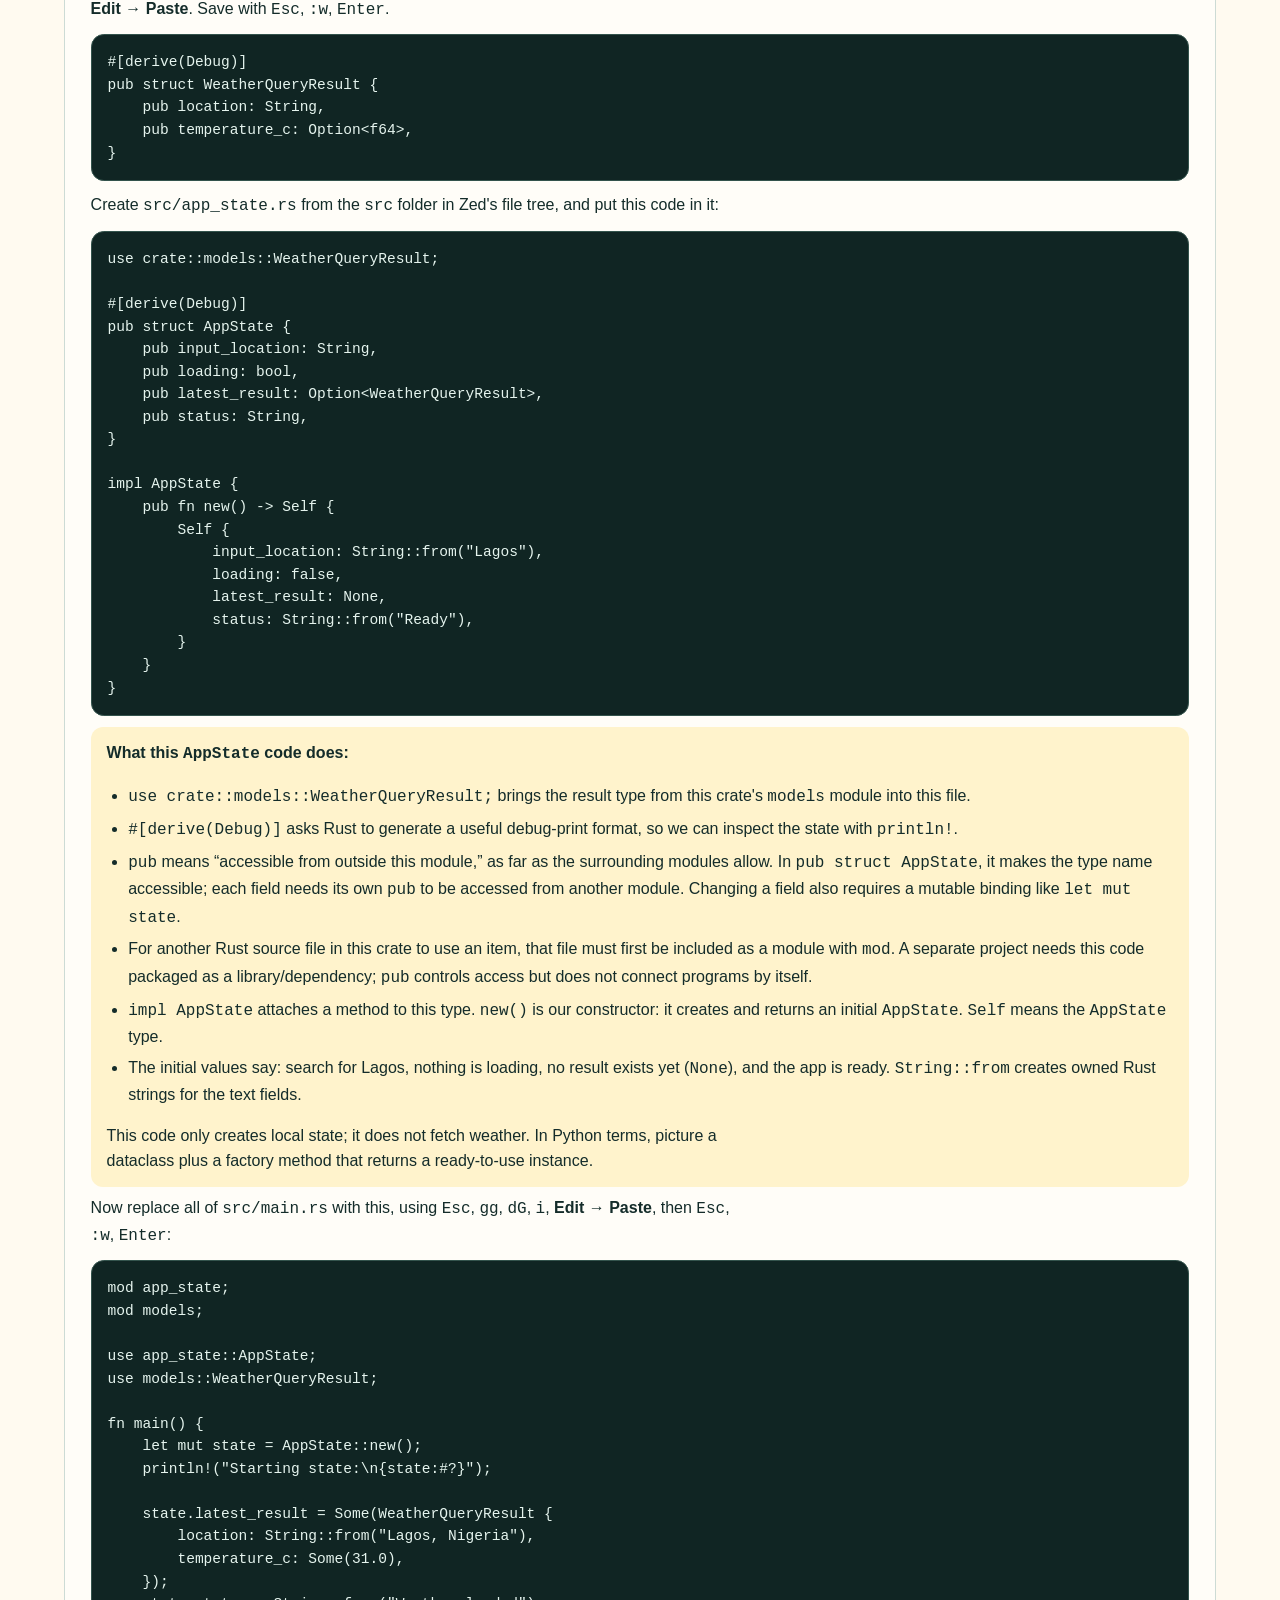
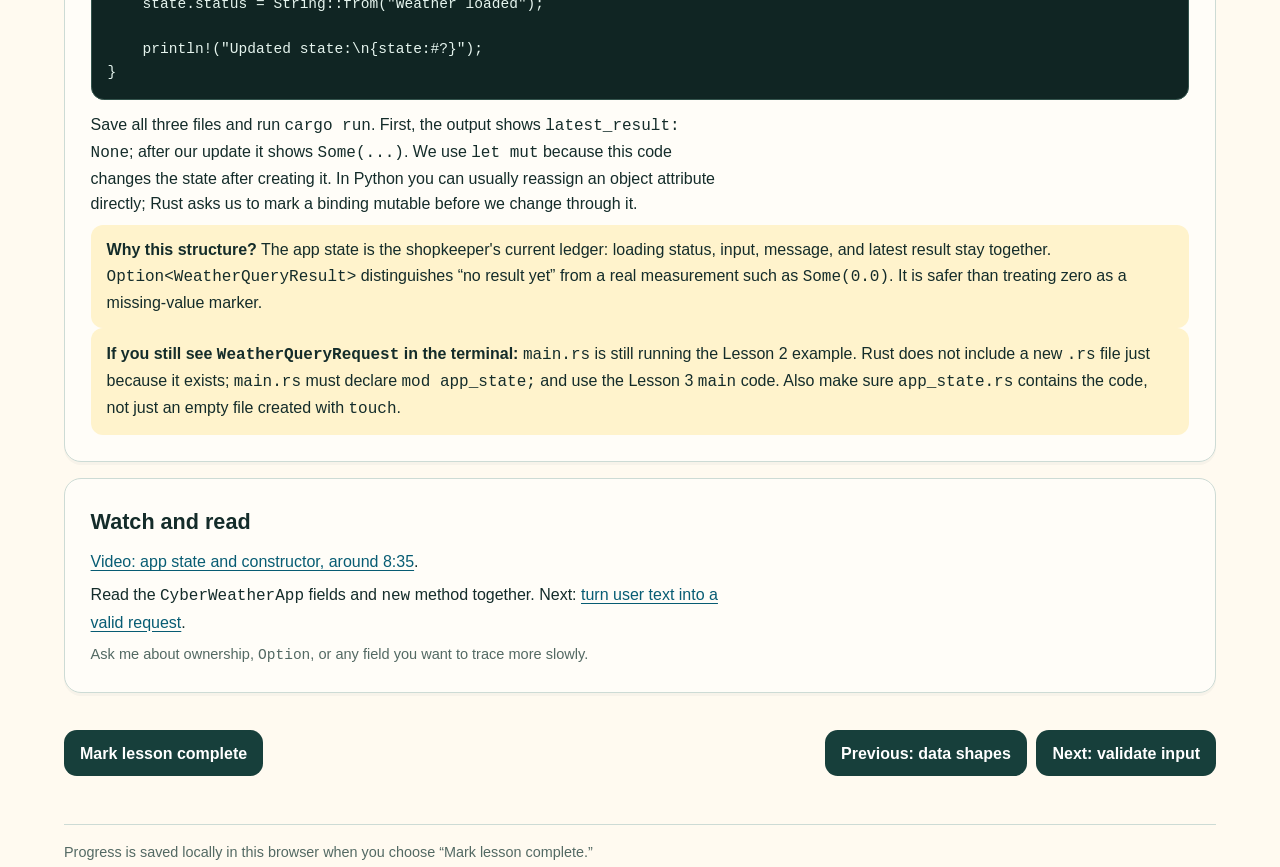
<file: lessons/0003-app-state.html>
<!doctype html>
<html lang="en">
<head>
  <meta charset="utf-8">
  <meta name="viewport" content="width=device-width, initial-scale=1">
  <title>03 · Keep the app's state in one place</title>
  <link rel="stylesheet" href="../assets/tech-course-theme.css">
  <link rel="stylesheet" href="../assets/course.css">
</head>
<body class="tech-course" data-lesson-id="lesson-03">
  <header class="tech-course__header course-top">
    <div class="page-width">
      <p class="eyebrow">Lesson 03 of 10 · about 10 minutes</p>
      <h1>Keep the app's state in one place</h1>
      <p>Today's win: describe what the app knows before the first weather lookup.</p>
      <p class="small-note"><a href="../index.html#guided-study" target="_blank" rel="noopener noreferrer">How we study as a Pythonista</a> · <a href="../index.html#zed-vim" target="_blank" rel="noopener noreferrer">Zed Vim keys</a></p>
    </div>
  </header>
  <main class="page-width page-main lesson-body">
    <section class="tech-card card-pad">
      <h2>Quick recap: what you have built so far</h2>
      <p>You already have a Cargo project and a small Rust program. This is a good place to pause and connect the pieces before adding more.</p>
      <ul>
        <li><code>cargo run</code> asks Cargo to compile your crate and then run the program. The compiler checks the Rust types as it builds.</li>
        <li><code>src/main.rs</code> is the entry point of this binary crate. <code>mod models;</code> tells Rust to include <code>src/models.rs</code>; <code>use</code> brings chosen names into the current file.</li>
        <li><code>LocationQuery</code> is an enum, so a location is one allowed shape: a city/state pair or coordinates. <code>WeatherQueryRequest</code> is a struct that bundles a location with two dates.</li>
        <li>Your <code>main</code> function creates a sample request for Lagos and prints its structure with <code>Debug</code>. That is a data-model demonstration; it does not call a live weather service.</li>
        <li>The compiler warnings are expected here: some fields and the coordinates option have not yet been used by app behavior. The program still compiled and ran.</li>
      </ul>
      <div class="callout"><strong>Pythonista reminder:</strong> Think of the enum as a checked choice between shapes, and the struct as a typed record. Python can represent similar data with classes or dictionaries, but Rust checks these declared shapes while compiling.</div>
      <div class="callout">
        <strong>What does <code>struct</code> mean?</strong>
        <p>A <code>struct</code> defines a new type that groups named fields which belong together. Our <code>WeatherQueryRequest</code> type has a location, a start date, and an end date. In Python, a <code>dataclass</code> is a close comparison.</p>
        <pre><code>struct WeatherQueryRequest {
    location: LocationQuery,
    start_date: String,
    end_date: String,
}</code></pre>
        <p>This declaration describes the shape; <code>let request = WeatherQueryRequest { ... };</code> creates one value with actual data in those fields. Rust checks that the required fields are present and have the declared types. An enum like <code>LocationQuery</code> serves a different purpose: it chooses one of several allowed variants.</p>
        <p>A <code>struct</code> is about the data a thing holds. Python's <code>def</code> defines a function that performs an action; Rust uses <code>fn</code> for that. Python's <code>@dataclass</code> is a closer comparison to a Rust struct. In Rust, an <code>impl</code> block can attach functions such as <code>AppState::new()</code> to a struct: the struct declares the shape, and the function builds or works with values of that shape.</p>
      </div>
    </section>

    <section class="tech-card card-pad">
      <h2>Before the explanation</h2>
      <p>When the window first opens, what is <code>latest_result</code>?</p>
      <div data-quiz data-feedback-correct="Correct. There is no fetched weather result at startup, so the state is represented by None." data-feedback-wrong="Find the field type and the constructor value in CyberWeatherApp::new.">
        <div class="quiz-options">
          <button class="quiz-option" data-quiz-option data-correct="true">Latest result starts empty</button>
          <button class="quiz-option" data-quiz-option>Latest result starts ready</button>
          <button class="quiz-option" data-quiz-option>Latest result starts loading</button>
        </div>
        <button class="action-button tech-action" data-check-quiz>Check my answer</button>
        <p class="quiz-feedback" data-quiz-feedback role="status" hidden></p>
      </div>
    </section>

    <section class="tech-card card-pad">
      <h2>The app struct is its notebook</h2>
      <p><code>CyberWeatherApp</code> in <code>app.rs</code> owns the current screen state: input strings, selected mode, loading/status text, the latest result, animation preferences, history, and a receiver for background-worker messages.</p>
      <pre><code>struct CyberWeatherApp {
    input_mode: InputMode,
    city_input: String,
    loading: bool,
    status_text: String,
    latest_result: Option&lt;WeatherQueryResult&gt;,
    history_entries: Vec&lt;HistoryEntry&gt;,
    worker_rx: Option&lt;Receiver&lt;WorkerMessage&gt;&gt;,
}</code></pre>
      <p>This is a sketch of the real struct. Its constructor sets a ready status, a default city and dates, no result yet, and any saved history it can load. State is like the shopkeeper's ledger: it records the current situation, while later UI code reads it to decide what to show.</p>
      <div class="callout"><strong>Pythonista lens — a struct is a fixed data shape:</strong> You can picture <code>CyberWeatherApp</code> as a typed dataclass whose fields have declared types. Unlike a Python instance that can freely gain or change attributes at runtime, this struct has a known set of fields and each field keeps its declared type. Rust also does not call a special <code>__init__</code> automatically: this project writes a <code>new</code> method to build a complete app value. Notice <code>Option&lt;WeatherQueryResult&gt;</code>: the app starts with <code>None</code>, then holds <code>Some(result)</code> after success. That explicit absence keeps “not loaded yet” distinct from a real result.</div>
      <details class="python-example">
        <summary>Pythonista comparison: app state as a dataclass</summary>
        <p><code>WeatherQueryResult</code> stands for the result type defined elsewhere in the app. The <code>| None</code> annotation uses Python 3.10+ syntax and helps readers and type-checking tools; Rust's <code>Option&lt;WeatherQueryResult&gt;</code> also makes callers handle absence in the program.</p>
        <pre><code class="language-python">from dataclasses import dataclass


@dataclass
class AppState:
    loading: bool = False
    status_text: str = "Ready"
    latest_result: WeatherQueryResult | None = None</code></pre>
      </details>
      <div class="trace" aria-label="Startup state trace">
        <div class="trace-step"><strong>Input</strong>Default city and dates</div>
        <div class="trace-step"><strong>Result</strong><code>None</code></div>
        <div class="trace-step"><strong>Loading</strong><code>false</code></div>
        <div class="trace-step"><strong>Status</strong>Ready</div>
      </div>
      <p><a href="https://github.com/feenix100/rusty_weather/blob/main/src/app.rs" target="_blank" rel="noopener noreferrer">Open app.rs</a> · <a href="https://doc.rust-lang.org/book/ch06-02-match.html" target="_blank" rel="noopener noreferrer">Rust Book: match and enums</a></p>
    </section>

    <section class="tech-card card-pad">
      <h2>Practice: make a state table</h2>
      <p>Trace the constructor, then fill in these values before you click “Get Weather” in the app:</p>
      <ul>
        <li>Is a request running?</li>
        <li>Does a result exist?</li>
        <li>What status text should the interface show?</li>
        <li>What does the receiver field contain before the first request?</li>
      </ul>
      <details class="answer-note">
        <summary>Check after your attempt</summary>
        <p>At startup: <code>loading</code> is false, <code>latest_result</code> is <code>None</code>, status says “Ready,” and <code>worker_rx</code> is <code>None</code>. The constructor also loads history or falls back to an empty vector.</p>
      </details>
    </section>

    <section class="tech-card card-pad">
      <h2>Code along: store the app's current state</h2>
      <p>First, update <code>src/models.rs</code> by adding this type at the bottom. In Zed Vim mode, press <code>Esc</code>, then <code>G</code> to go to the last line, then <code>o</code> to open a new line below and paste the block with <strong>Edit → Paste</strong>. Save with <code>Esc</code>, <code>:w</code>, <code>Enter</code>.</p>
      <pre><code>#[derive(Debug)]
pub struct WeatherQueryResult {
    pub location: String,
    pub temperature_c: Option&lt;f64&gt;,
}</code></pre>
      <p>Create <code>src/app_state.rs</code> from the <code>src</code> folder in Zed's file tree, and put this code in it:</p>
      <pre><code>use crate::models::WeatherQueryResult;

#[derive(Debug)]
pub struct AppState {
    pub input_location: String,
    pub loading: bool,
    pub latest_result: Option&lt;WeatherQueryResult&gt;,
    pub status: String,
}

impl AppState {
    pub fn new() -&gt; Self {
        Self {
            input_location: String::from("Lagos"),
            loading: false,
            latest_result: None,
            status: String::from("Ready"),
        }
    }
}</code></pre>
      <div class="callout">
        <strong>What this <code>AppState</code> code does:</strong>
        <ul>
          <li><code>use crate::models::WeatherQueryResult;</code> brings the result type from this crate's <code>models</code> module into this file.</li>
          <li><code>#[derive(Debug)]</code> asks Rust to generate a useful debug-print format, so we can inspect the state with <code>println!</code>.</li>
          <li><code>pub</code> means “accessible from outside this module,” as far as the surrounding modules allow. In <code>pub struct AppState</code>, it makes the type name accessible; each field needs its own <code>pub</code> to be accessed from another module. Changing a field also requires a mutable binding like <code>let mut state</code>.</li>
          <li>For another Rust source file in this crate to use an item, that file must first be included as a module with <code>mod</code>. A separate project needs this code packaged as a library/dependency; <code>pub</code> controls access but does not connect programs by itself.</li>
          <li><code>impl AppState</code> attaches a method to this type. <code>new()</code> is our constructor: it creates and returns an initial <code>AppState</code>. <code>Self</code> means the <code>AppState</code> type.</li>
          <li>The initial values say: search for Lagos, nothing is loading, no result exists yet (<code>None</code>), and the app is ready. <code>String::from</code> creates owned Rust strings for the text fields.</li>
        </ul>
        <p>This code only creates local state; it does not fetch weather. In Python terms, picture a dataclass plus a factory method that returns a ready-to-use instance.</p>
      </div>
      <p>Now replace all of <code>src/main.rs</code> with this, using <code>Esc</code>, <code>gg</code>, <code>dG</code>, <code>i</code>, <strong>Edit → Paste</strong>, then <code>Esc</code>, <code>:w</code>, <code>Enter</code>:</p>
      <pre><code>mod app_state;
mod models;

use app_state::AppState;
use models::WeatherQueryResult;

fn main() {
    let mut state = AppState::new();
    println!("Starting state:\n{state:#?}");

    state.latest_result = Some(WeatherQueryResult {
        location: String::from("Lagos, Nigeria"),
        temperature_c: Some(31.0),
    });
    state.status = String::from("Weather loaded");

    println!("Updated state:\n{state:#?}");
}</code></pre>
      <p>Save all three files and run <code>cargo run</code>. First, the output shows <code>latest_result: None</code>; after our update it shows <code>Some(...)</code>. We use <code>let mut</code> because this code changes the state after creating it. In Python you can usually reassign an object attribute directly; Rust asks us to mark a binding mutable before we change through it.</p>
      <div class="callout"><strong>Why this structure?</strong> The app state is the shopkeeper's current ledger: loading status, input, message, and latest result stay together. <code>Option&lt;WeatherQueryResult&gt;</code> distinguishes “no result yet” from a real measurement such as <code>Some(0.0)</code>. It is safer than treating zero as a missing-value marker.</div>
      <div class="callout"><strong>If you still see <code>WeatherQueryRequest</code> in the terminal:</strong> <code>main.rs</code> is still running the Lesson 2 example. Rust does not include a new <code>.rs</code> file just because it exists; <code>main.rs</code> must declare <code>mod app_state;</code> and use the Lesson 3 <code>main</code> code. Also make sure <code>app_state.rs</code> contains the code, not just an empty file created with <code>touch</code>.</div>
    </section>

    <section class="tech-card card-pad">
      <h2>Watch and read</h2>
      <p><a href="https://www.youtube.com/watch?v=z6_rRxLwu0Y&amp;t=515s" target="_blank" rel="noopener noreferrer">Video: app state and constructor, around 8:35</a>.</p>
      <p>Read the <code>CyberWeatherApp</code> fields and <code>new</code> method together. Next: <a href="0004-validate-input.html" target="_blank" rel="noopener noreferrer">turn user text into a valid request</a>.</p>
      <p class="small-note">Ask me about ownership, <code>Option</code>, or any field you want to trace more slowly.</p>
    </section>

    <div class="lesson-footer">
      <button class="action-button" data-complete aria-pressed="false">Mark lesson complete</button>
      <nav class="lesson-nav" aria-label="Lesson navigation">
        <a class="button-link" href="0002-model-the-domain.html" target="_blank" rel="noopener noreferrer">Previous: data shapes</a>
        <a class="button-link" href="0004-validate-input.html" target="_blank" rel="noopener noreferrer">Next: validate input</a>
      </nav>
    </div>
  </main>
  <footer class="page-width course-foot">Progress is saved locally in this browser when you choose “Mark lesson complete.”</footer>
  <script src="../assets/course.js"></script>
</body>
</html>
</file>
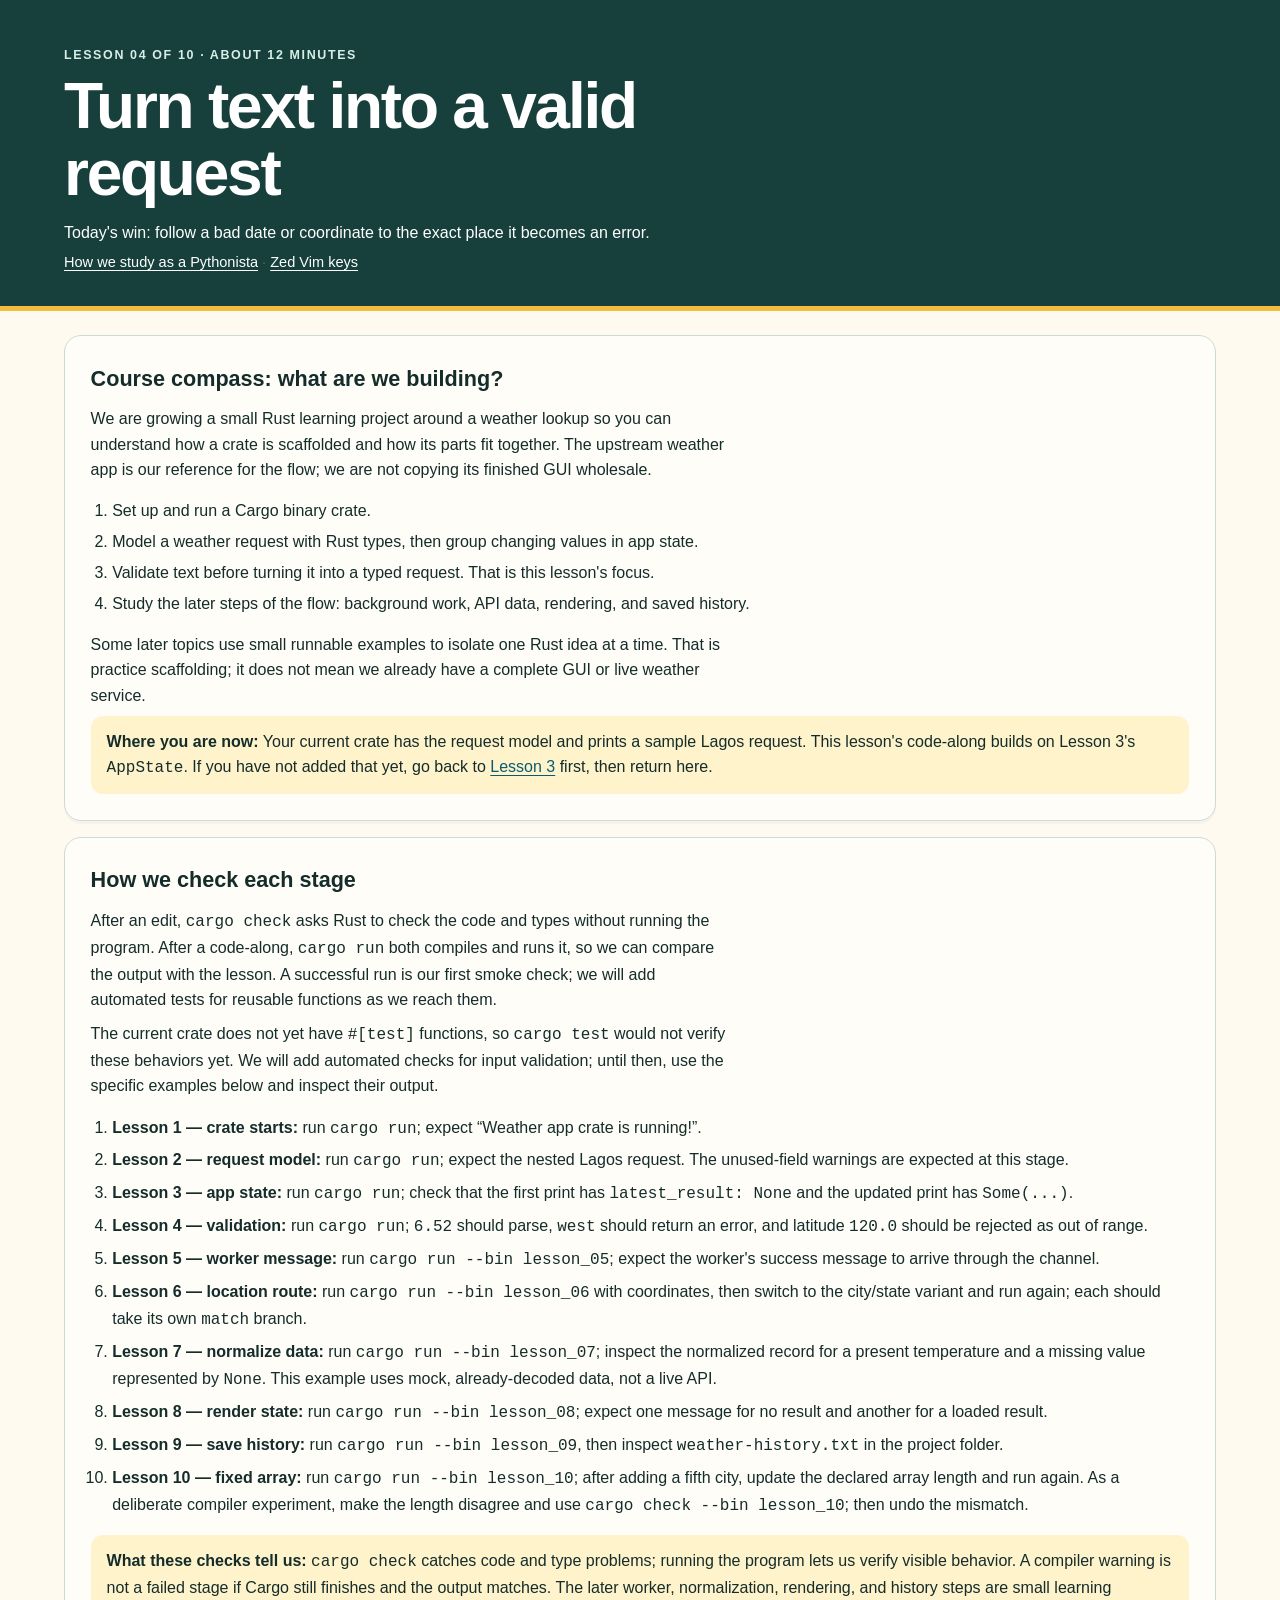
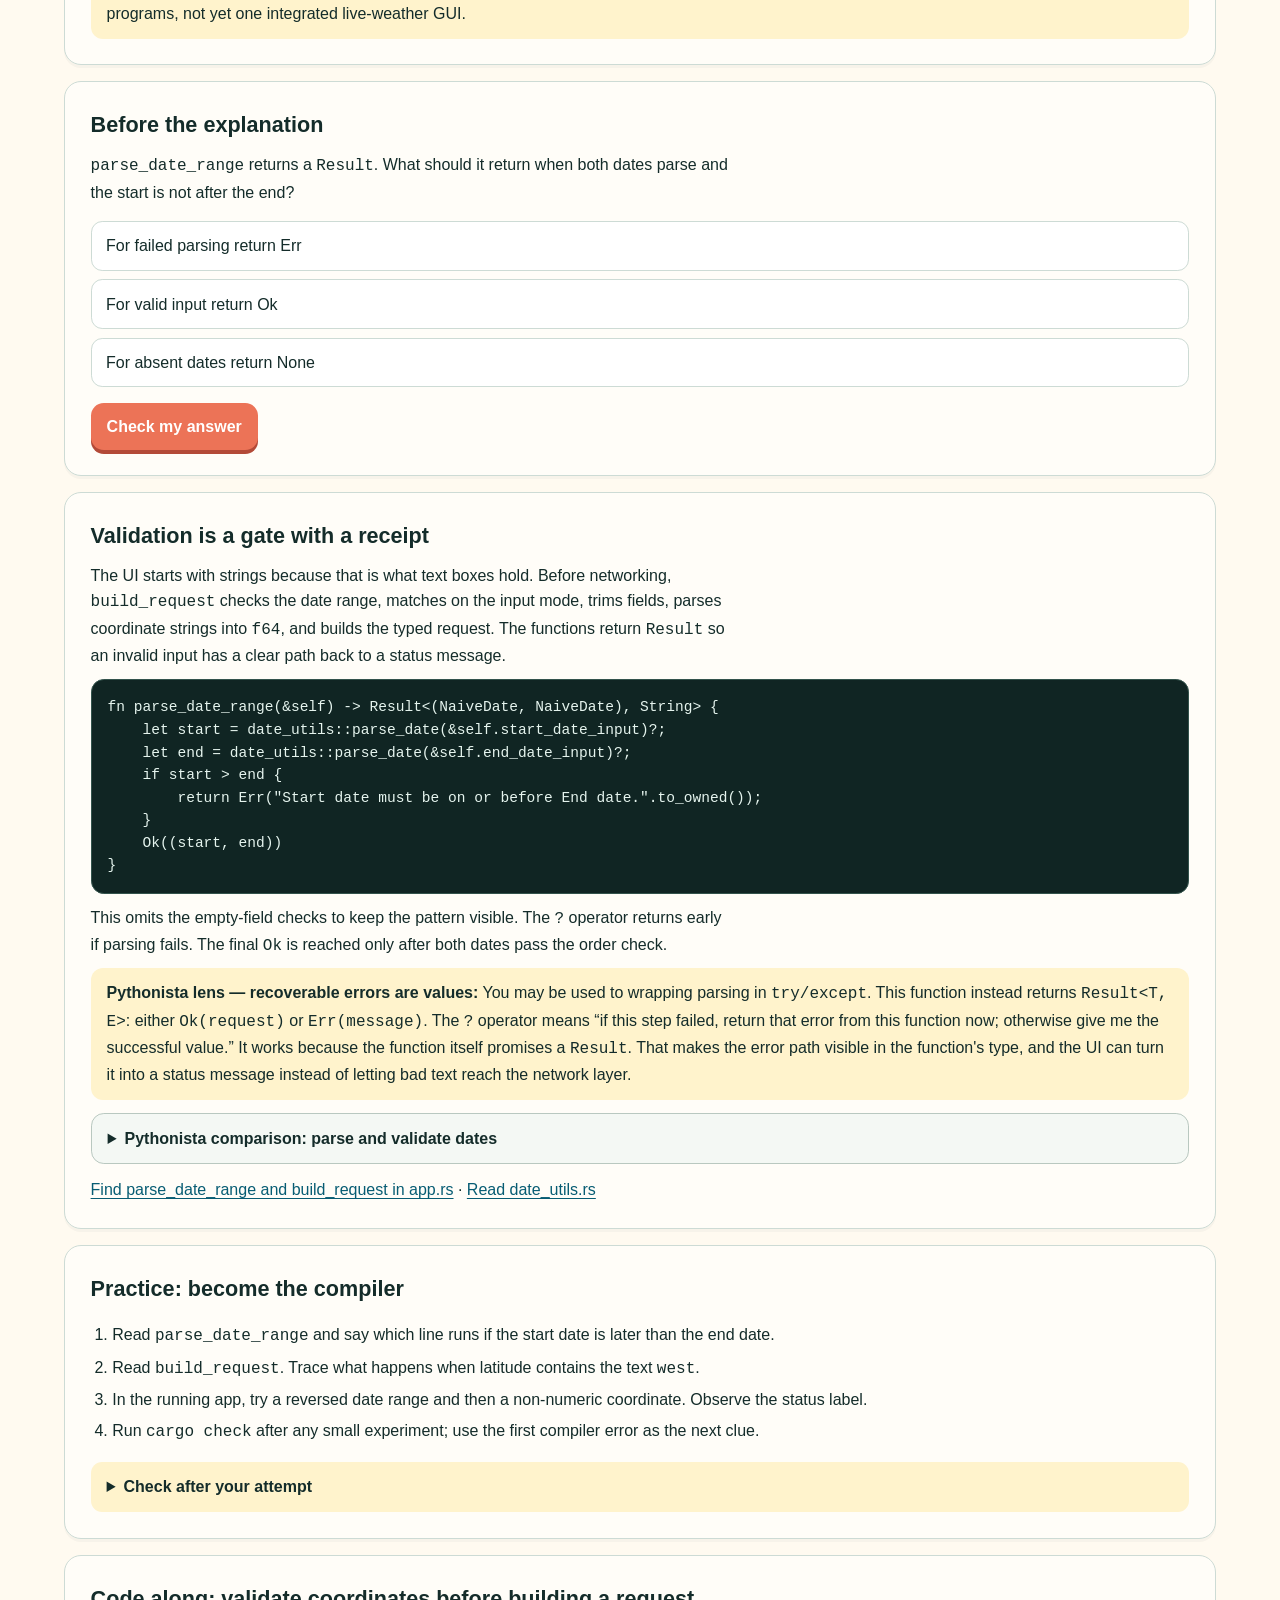
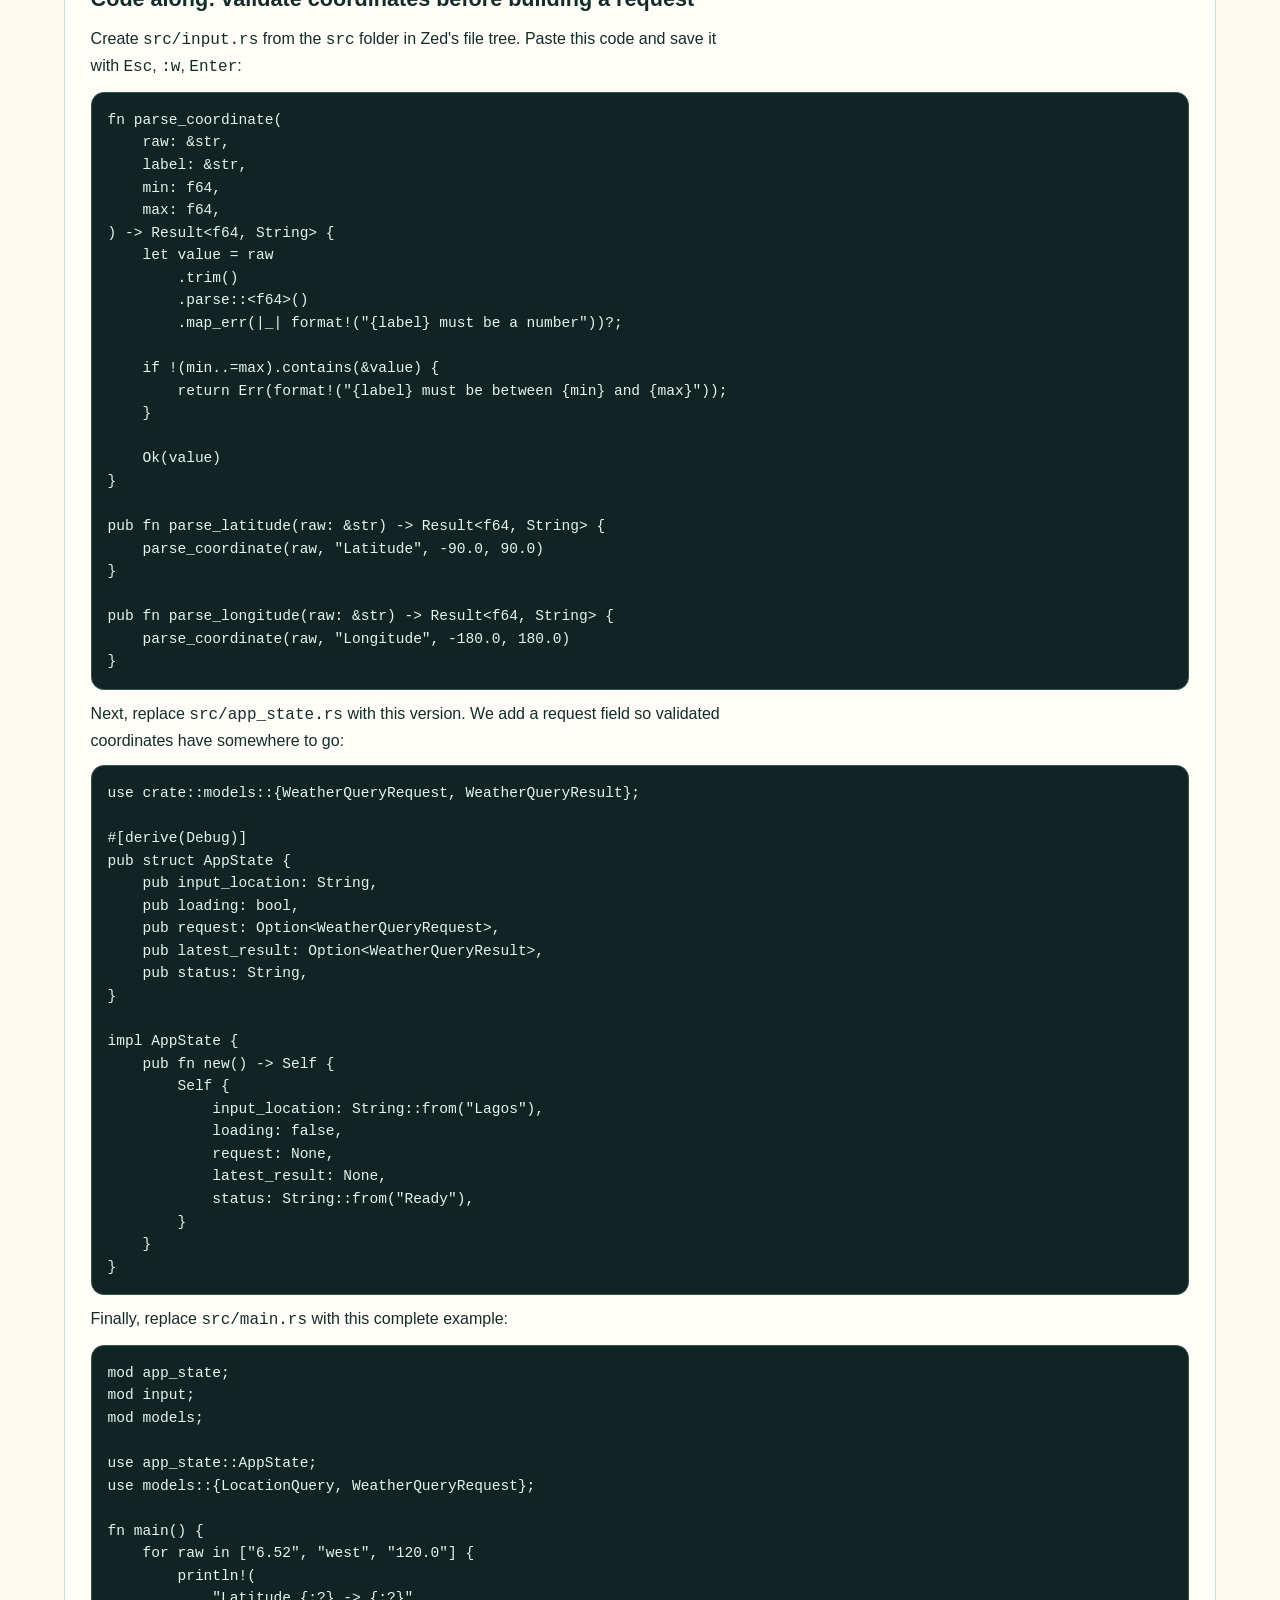
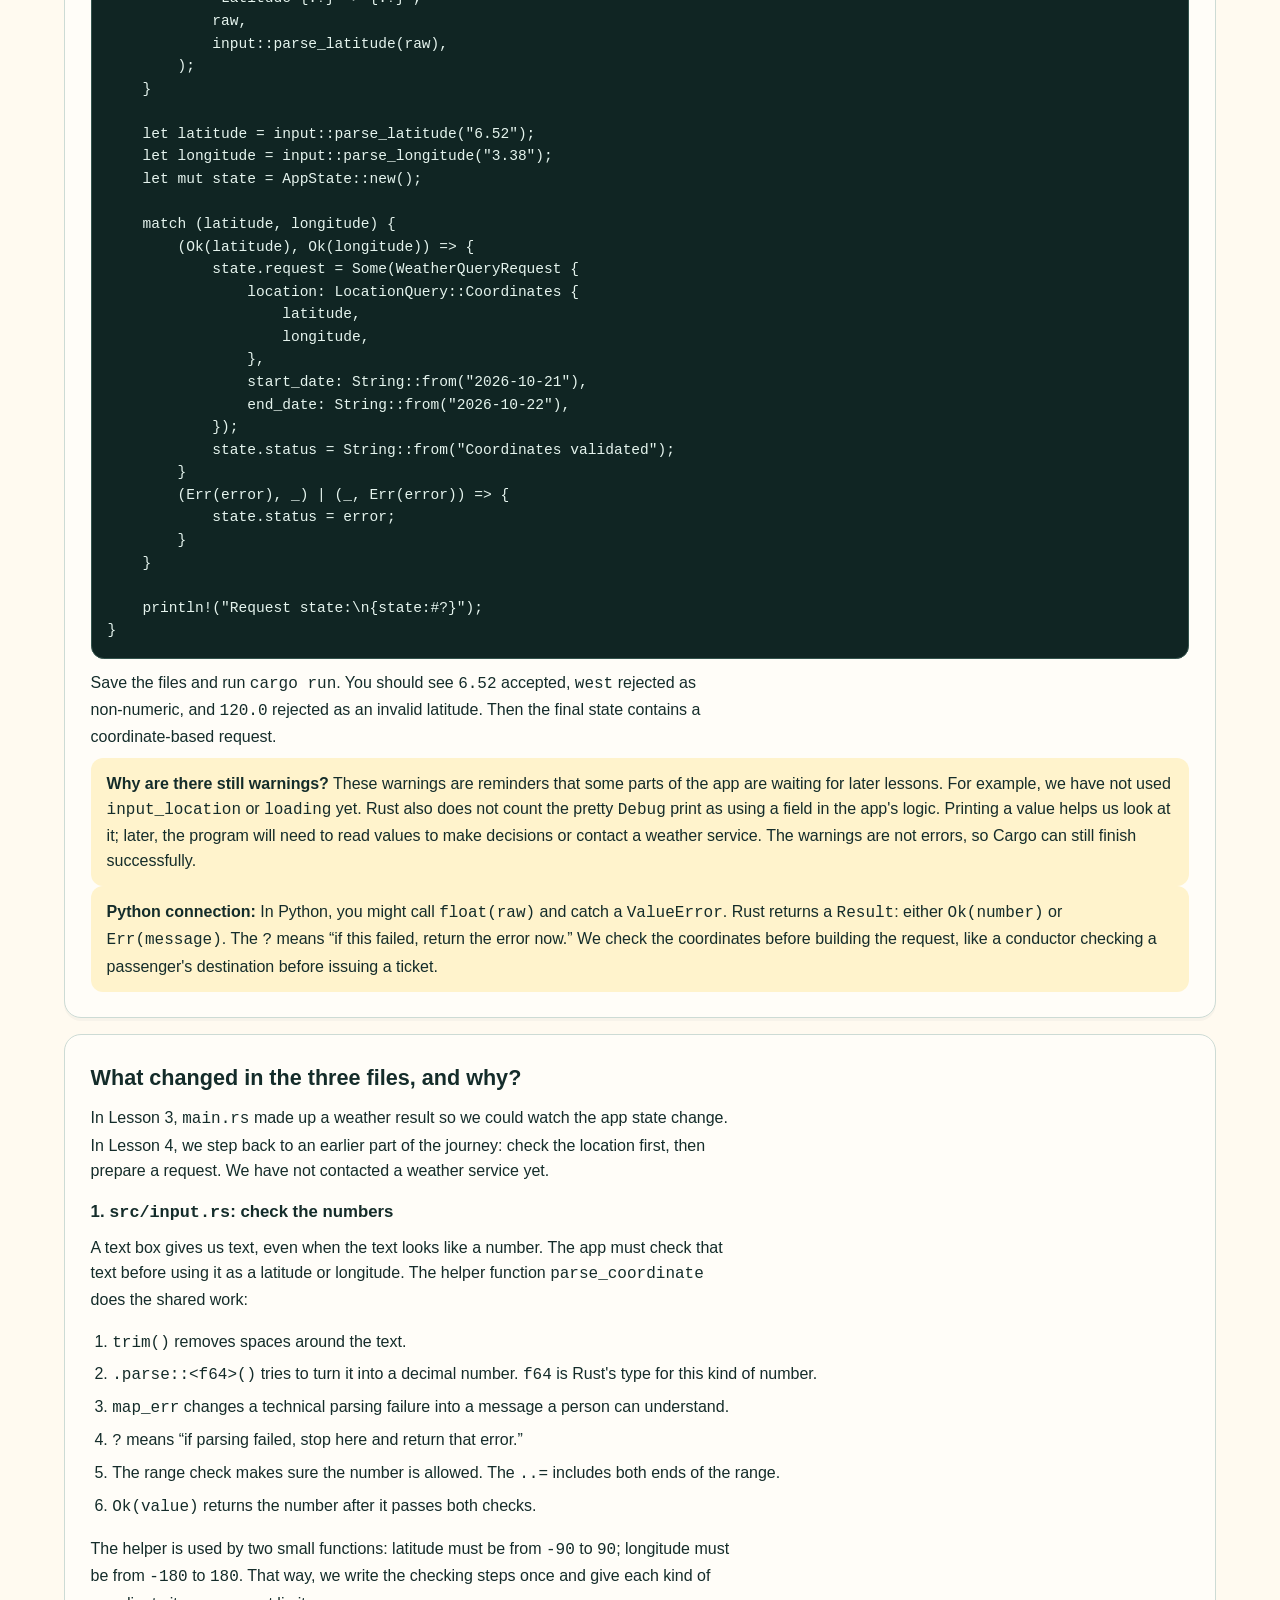
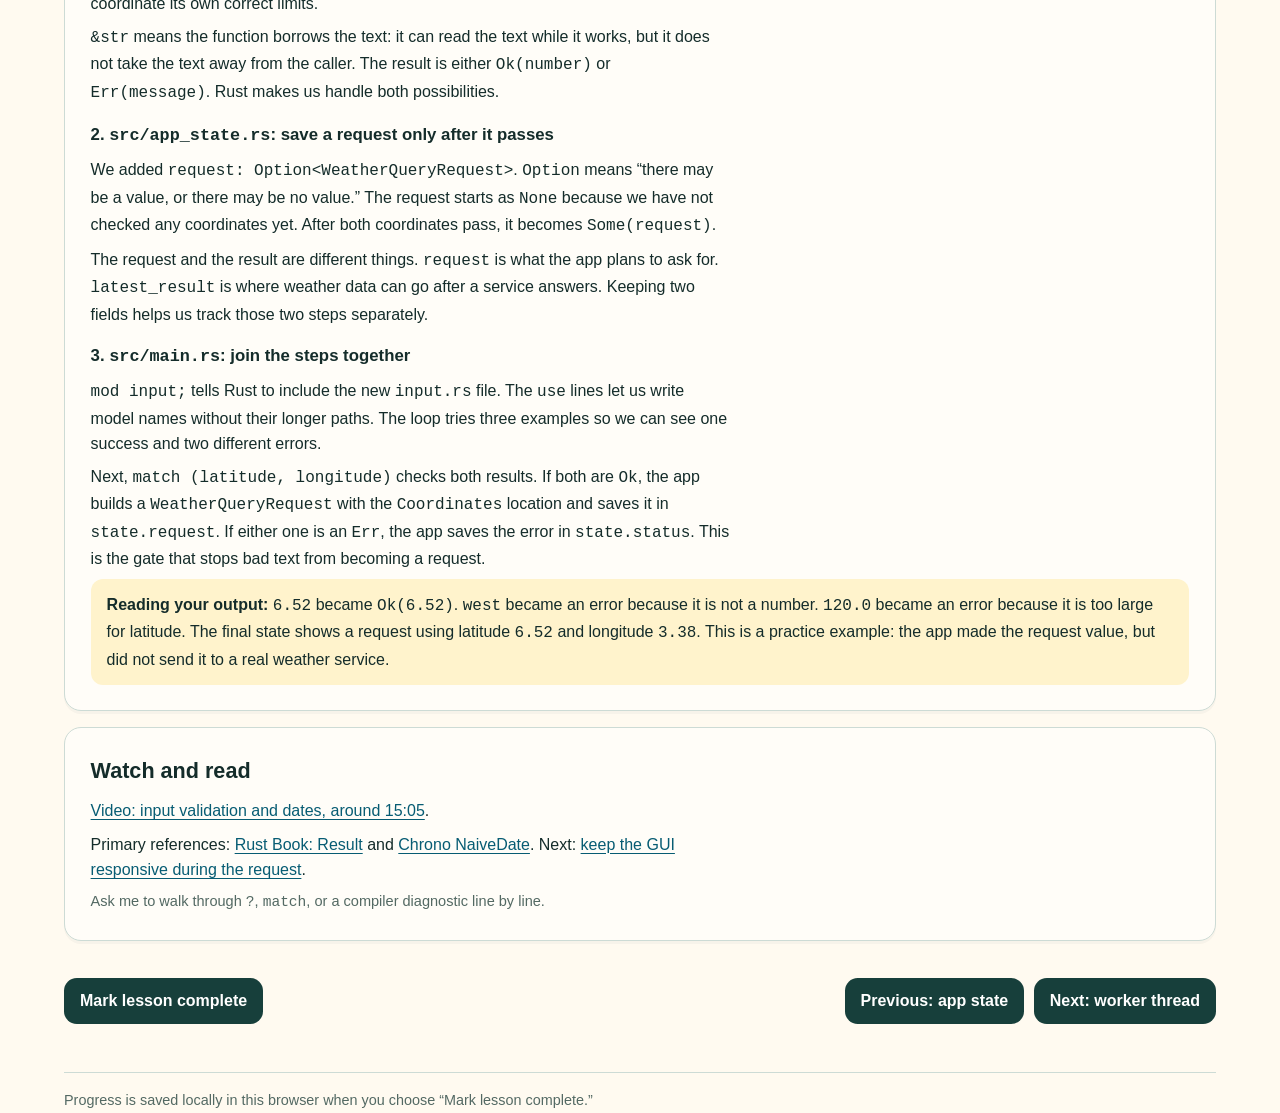
<file: lessons/0004-validate-input.html>
<!doctype html>
<html lang="en">
<head>
  <meta charset="utf-8">
  <meta name="viewport" content="width=device-width, initial-scale=1">
  <title>04 · Turn text into a valid request</title>
  <link rel="stylesheet" href="../assets/tech-course-theme.css">
  <link rel="stylesheet" href="../assets/course.css">
</head>
<body class="tech-course" data-lesson-id="lesson-04">
  <header class="tech-course__header course-top">
    <div class="page-width">
      <p class="eyebrow">Lesson 04 of 10 · about 12 minutes</p>
      <h1>Turn text into a valid request</h1>
      <p>Today's win: follow a bad date or coordinate to the exact place it becomes an error.</p>
      <p class="small-note"><a href="../index.html#guided-study" target="_blank" rel="noopener noreferrer">How we study as a Pythonista</a> · <a href="../index.html#zed-vim" target="_blank" rel="noopener noreferrer">Zed Vim keys</a></p>
    </div>
  </header>
  <main class="page-width page-main lesson-body">
    <section class="tech-card card-pad">
      <h2>Course compass: what are we building?</h2>
      <p>We are growing a small Rust learning project around a weather lookup so you can understand how a crate is scaffolded and how its parts fit together. The upstream weather app is our reference for the flow; we are not copying its finished GUI wholesale.</p>
      <ol>
        <li>Set up and run a Cargo binary crate.</li>
        <li>Model a weather request with Rust types, then group changing values in app state.</li>
        <li>Validate text before turning it into a typed request. That is this lesson's focus.</li>
        <li>Study the later steps of the flow: background work, API data, rendering, and saved history.</li>
      </ol>
      <p>Some later topics use small runnable examples to isolate one Rust idea at a time. That is practice scaffolding; it does not mean we already have a complete GUI or live weather service.</p>
      <div class="callout"><strong>Where you are now:</strong> Your current crate has the request model and prints a sample Lagos request. This lesson's code-along builds on Lesson 3's <code>AppState</code>. If you have not added that yet, go back to <a href="0003-app-state.html" target="_blank" rel="noopener noreferrer">Lesson 3</a> first, then return here.</div>
    </section>

    <section class="tech-card card-pad">
      <h2>How we check each stage</h2>
      <p>After an edit, <code>cargo check</code> asks Rust to check the code and types without running the program. After a code-along, <code>cargo run</code> both compiles and runs it, so we can compare the output with the lesson. A successful run is our first smoke check; we will add automated tests for reusable functions as we reach them.</p>
      <p>The current crate does not yet have <code>#[test]</code> functions, so <code>cargo test</code> would not verify these behaviors yet. We will add automated checks for input validation; until then, use the specific examples below and inspect their output.</p>
      <ol>
        <li><strong>Lesson 1 — crate starts:</strong> run <code>cargo run</code>; expect “Weather app crate is running!”.</li>
        <li><strong>Lesson 2 — request model:</strong> run <code>cargo run</code>; expect the nested Lagos request. The unused-field warnings are expected at this stage.</li>
        <li><strong>Lesson 3 — app state:</strong> run <code>cargo run</code>; check that the first print has <code>latest_result: None</code> and the updated print has <code>Some(...)</code>.</li>
        <li><strong>Lesson 4 — validation:</strong> run <code>cargo run</code>; <code>6.52</code> should parse, <code>west</code> should return an error, and latitude <code>120.0</code> should be rejected as out of range.</li>
        <li><strong>Lesson 5 — worker message:</strong> run <code>cargo run --bin lesson_05</code>; expect the worker's success message to arrive through the channel.</li>
        <li><strong>Lesson 6 — location route:</strong> run <code>cargo run --bin lesson_06</code> with coordinates, then switch to the city/state variant and run again; each should take its own <code>match</code> branch.</li>
        <li><strong>Lesson 7 — normalize data:</strong> run <code>cargo run --bin lesson_07</code>; inspect the normalized record for a present temperature and a missing value represented by <code>None</code>. This example uses mock, already-decoded data, not a live API.</li>
        <li><strong>Lesson 8 — render state:</strong> run <code>cargo run --bin lesson_08</code>; expect one message for no result and another for a loaded result.</li>
        <li><strong>Lesson 9 — save history:</strong> run <code>cargo run --bin lesson_09</code>, then inspect <code>weather-history.txt</code> in the project folder.</li>
        <li><strong>Lesson 10 — fixed array:</strong> run <code>cargo run --bin lesson_10</code>; after adding a fifth city, update the declared array length and run again. As a deliberate compiler experiment, make the length disagree and use <code>cargo check --bin lesson_10</code>; then undo the mismatch.</li>
      </ol>
      <div class="callout"><strong>What these checks tell us:</strong> <code>cargo check</code> catches code and type problems; running the program lets us verify visible behavior. A compiler warning is not a failed stage if Cargo still finishes and the output matches. The later worker, normalization, rendering, and history steps are small learning programs, not yet one integrated live-weather GUI.</div>
    </section>

    <section class="tech-card card-pad">
      <h2>Before the explanation</h2>
      <p><code>parse_date_range</code> returns a <code>Result</code>. What should it return when both dates parse and the start is not after the end?</p>
      <div data-quiz data-feedback-correct="Yes. Ok carries the successfully parsed date pair; Err carries a message when validation fails." data-feedback-wrong="Remember: Result has Ok for a value and Err for a failure. Option represents presence or absence.">
        <div class="quiz-options">
          <button class="quiz-option" data-quiz-option>For failed parsing return Err</button>
          <button class="quiz-option" data-quiz-option data-correct="true">For valid input return Ok</button>
          <button class="quiz-option" data-quiz-option>For absent dates return None</button>
        </div>
        <button class="action-button tech-action" data-check-quiz>Check my answer</button>
        <p class="quiz-feedback" data-quiz-feedback role="status" hidden></p>
      </div>
    </section>

    <section class="tech-card card-pad">
      <h2>Validation is a gate with a receipt</h2>
      <p>The UI starts with strings because that is what text boxes hold. Before networking, <code>build_request</code> checks the date range, matches on the input mode, trims fields, parses coordinate strings into <code>f64</code>, and builds the typed request. The functions return <code>Result</code> so an invalid input has a clear path back to a status message.</p>
      <pre><code>fn parse_date_range(&amp;self) -&gt; Result&lt;(NaiveDate, NaiveDate), String&gt; {
    let start = date_utils::parse_date(&amp;self.start_date_input)?;
    let end = date_utils::parse_date(&amp;self.end_date_input)?;
    if start &gt; end {
        return Err("Start date must be on or before End date.".to_owned());
    }
    Ok((start, end))
}</code></pre>
      <p>This omits the empty-field checks to keep the pattern visible. The <code>?</code> operator returns early if parsing fails. The final <code>Ok</code> is reached only after both dates pass the order check.</p>
      <div class="callout"><strong>Pythonista lens — recoverable errors are values:</strong> You may be used to wrapping parsing in <code>try/except</code>. This function instead returns <code>Result&lt;T, E&gt;</code>: either <code>Ok(request)</code> or <code>Err(message)</code>. The <code>?</code> operator means “if this step failed, return that error from this function now; otherwise give me the successful value.” It works because the function itself promises a <code>Result</code>. That makes the error path visible in the function's type, and the UI can turn it into a status message instead of letting bad text reach the network layer.</div>
      <details class="python-example">
        <summary>Pythonista comparison: parse and validate dates</summary>
        <p>Python commonly signals invalid input by raising an exception, which the caller catches. The built-in <code>tuple[...]</code> type hint shown here requires Python 3.9+. Rust returns a <code>Result</code> value instead, so the success and error paths appear in the function's type.</p>
        <pre><code class="language-python">from datetime import date


def parse_date_range(
    start_text: str,
    end_text: str,
) -&gt; tuple[date, date]:
    start = date.fromisoformat(start_text)
    end = date.fromisoformat(end_text)

    if start &gt; end:
        raise ValueError("Start date must be on or before end date")

    return start, end</code></pre>
      </details>
      <p><a href="https://github.com/feenix100/rusty_weather/blob/main/src/app.rs" target="_blank" rel="noopener noreferrer">Find parse_date_range and build_request in app.rs</a> · <a href="https://github.com/feenix100/rusty_weather/blob/main/src/date_utils.rs" target="_blank" rel="noopener noreferrer">Read date_utils.rs</a></p>
    </section>

    <section class="tech-card card-pad">
      <h2>Practice: become the compiler</h2>
      <ol>
        <li>Read <code>parse_date_range</code> and say which line runs if the start date is later than the end date.</li>
        <li>Read <code>build_request</code>. Trace what happens when latitude contains the text <code>west</code>.</li>
        <li>In the running app, try a reversed date range and then a non-numeric coordinate. Observe the status label.</li>
        <li>Run <code>cargo check</code> after any small experiment; use the first compiler error as the next clue.</li>
      </ol>
      <details class="answer-note">
        <summary>Check after your attempt</summary>
        <p>A reversed range returns <code>Err</code> with the date-order message. Parsing <code>west</code> as <code>f64</code> fails and maps to the friendly “Invalid latitude” message. Neither case starts a worker.</p>
      </details>
    </section>

    <section class="tech-card card-pad">
      <h2>Code along: validate coordinates before building a request</h2>
      <p>Create <code>src/input.rs</code> from the <code>src</code> folder in Zed's file tree. Paste this code and save it with <code>Esc</code>, <code>:w</code>, <code>Enter</code>:</p>
      <pre><code>fn parse_coordinate(
    raw: &amp;str,
    label: &amp;str,
    min: f64,
    max: f64,
) -&gt; Result&lt;f64, String&gt; {
    let value = raw
        .trim()
        .parse::&lt;f64&gt;()
        .map_err(|_| format!("{label} must be a number"))?;

    if !(min..=max).contains(&amp;value) {
        return Err(format!("{label} must be between {min} and {max}"));
    }

    Ok(value)
}

pub fn parse_latitude(raw: &amp;str) -&gt; Result&lt;f64, String&gt; {
    parse_coordinate(raw, "Latitude", -90.0, 90.0)
}

pub fn parse_longitude(raw: &amp;str) -&gt; Result&lt;f64, String&gt; {
    parse_coordinate(raw, "Longitude", -180.0, 180.0)
}</code></pre>
      <p>Next, replace <code>src/app_state.rs</code> with this version. We add a request field so validated coordinates have somewhere to go:</p>
      <pre><code>use crate::models::{WeatherQueryRequest, WeatherQueryResult};

#[derive(Debug)]
pub struct AppState {
    pub input_location: String,
    pub loading: bool,
    pub request: Option&lt;WeatherQueryRequest&gt;,
    pub latest_result: Option&lt;WeatherQueryResult&gt;,
    pub status: String,
}

impl AppState {
    pub fn new() -&gt; Self {
        Self {
            input_location: String::from("Lagos"),
            loading: false,
            request: None,
            latest_result: None,
            status: String::from("Ready"),
        }
    }
}</code></pre>
      <p>Finally, replace <code>src/main.rs</code> with this complete example:</p>
      <pre><code>mod app_state;
mod input;
mod models;

use app_state::AppState;
use models::{LocationQuery, WeatherQueryRequest};

fn main() {
    for raw in ["6.52", "west", "120.0"] {
        println!(
            "Latitude {:?} -&gt; {:?}",
            raw,
            input::parse_latitude(raw),
        );
    }

    let latitude = input::parse_latitude("6.52");
    let longitude = input::parse_longitude("3.38");
    let mut state = AppState::new();

    match (latitude, longitude) {
        (Ok(latitude), Ok(longitude)) =&gt; {
            state.request = Some(WeatherQueryRequest {
                location: LocationQuery::Coordinates {
                    latitude,
                    longitude,
                },
                start_date: String::from("2026-10-21"),
                end_date: String::from("2026-10-22"),
            });
            state.status = String::from("Coordinates validated");
        }
        (Err(error), _) | (_, Err(error)) =&gt; {
            state.status = error;
        }
    }

    println!("Request state:\n{state:#?}");
}</code></pre>
      <p>Save the files and run <code>cargo run</code>. You should see <code>6.52</code> accepted, <code>west</code> rejected as non-numeric, and <code>120.0</code> rejected as an invalid latitude. Then the final state contains a coordinate-based request.</p>
      <div class="callout"><strong>Why are there still warnings?</strong> These warnings are reminders that some parts of the app are waiting for later lessons. For example, we have not used <code>input_location</code> or <code>loading</code> yet. Rust also does not count the pretty <code>Debug</code> print as using a field in the app's logic. Printing a value helps us look at it; later, the program will need to read values to make decisions or contact a weather service. The warnings are not errors, so Cargo can still finish successfully.</div>
      <div class="callout"><strong>Python connection:</strong> In Python, you might call <code>float(raw)</code> and catch a <code>ValueError</code>. Rust returns a <code>Result</code>: either <code>Ok(number)</code> or <code>Err(message)</code>. The <code>?</code> means “if this failed, return the error now.” We check the coordinates before building the request, like a conductor checking a passenger's destination before issuing a ticket.</div>
    </section>

    <section class="tech-card card-pad">
      <h2>What changed in the three files, and why?</h2>
      <p>In Lesson 3, <code>main.rs</code> made up a weather result so we could watch the app state change. In Lesson 4, we step back to an earlier part of the journey: check the location first, then prepare a request. We have not contacted a weather service yet.</p>

      <h3>1. <code>src/input.rs</code>: check the numbers</h3>
      <p>A text box gives us text, even when the text looks like a number. The app must check that text before using it as a latitude or longitude. The helper function <code>parse_coordinate</code> does the shared work:</p>
      <ol>
        <li><code>trim()</code> removes spaces around the text.</li>
        <li><code>.parse::&lt;f64&gt;()</code> tries to turn it into a decimal number. <code>f64</code> is Rust's type for this kind of number.</li>
        <li><code>map_err</code> changes a technical parsing failure into a message a person can understand.</li>
        <li><code>?</code> means “if parsing failed, stop here and return that error.”</li>
        <li>The range check makes sure the number is allowed. The <code>..=</code> includes both ends of the range.</li>
        <li><code>Ok(value)</code> returns the number after it passes both checks.</li>
      </ol>
      <p>The helper is used by two small functions: latitude must be from <code>-90</code> to <code>90</code>; longitude must be from <code>-180</code> to <code>180</code>. That way, we write the checking steps once and give each kind of coordinate its own correct limits.</p>
      <p><code>&amp;str</code> means the function borrows the text: it can read the text while it works, but it does not take the text away from the caller. The result is either <code>Ok(number)</code> or <code>Err(message)</code>. Rust makes us handle both possibilities.</p>

      <h3>2. <code>src/app_state.rs</code>: save a request only after it passes</h3>
      <p>We added <code>request: Option&lt;WeatherQueryRequest&gt;</code>. <code>Option</code> means “there may be a value, or there may be no value.” The request starts as <code>None</code> because we have not checked any coordinates yet. After both coordinates pass, it becomes <code>Some(request)</code>.</p>
      <p>The request and the result are different things. <code>request</code> is what the app plans to ask for. <code>latest_result</code> is where weather data can go after a service answers. Keeping two fields helps us track those two steps separately.</p>

      <h3>3. <code>src/main.rs</code>: join the steps together</h3>
      <p><code>mod input;</code> tells Rust to include the new <code>input.rs</code> file. The <code>use</code> lines let us write model names without their longer paths. The loop tries three examples so we can see one success and two different errors.</p>
      <p>Next, <code>match (latitude, longitude)</code> checks both results. If both are <code>Ok</code>, the app builds a <code>WeatherQueryRequest</code> with the <code>Coordinates</code> location and saves it in <code>state.request</code>. If either one is an <code>Err</code>, the app saves the error in <code>state.status</code>. This is the gate that stops bad text from becoming a request.</p>
      <div class="callout"><strong>Reading your output:</strong> <code>6.52</code> became <code>Ok(6.52)</code>. <code>west</code> became an error because it is not a number. <code>120.0</code> became an error because it is too large for latitude. The final state shows a request using latitude <code>6.52</code> and longitude <code>3.38</code>. This is a practice example: the app made the request value, but did not send it to a real weather service.</div>
    </section>

    <section class="tech-card card-pad">
      <h2>Watch and read</h2>
      <p><a href="https://www.youtube.com/watch?v=z6_rRxLwu0Y&amp;t=905s" target="_blank" rel="noopener noreferrer">Video: input validation and dates, around 15:05</a>.</p>
      <p>Primary references: <a href="https://doc.rust-lang.org/book/ch09-02-recoverable-errors-with-result.html" target="_blank" rel="noopener noreferrer">Rust Book: Result</a> and <a href="https://docs.rs/chrono/latest/chrono/naive/struct.NaiveDate.html" target="_blank" rel="noopener noreferrer">Chrono NaiveDate</a>. Next: <a href="0005-background-worker.html" target="_blank" rel="noopener noreferrer">keep the GUI responsive during the request</a>.</p>
      <p class="small-note">Ask me to walk through <code>?</code>, <code>match</code>, or a compiler diagnostic line by line.</p>
    </section>

    <div class="lesson-footer">
      <button class="action-button" data-complete aria-pressed="false">Mark lesson complete</button>
      <nav class="lesson-nav" aria-label="Lesson navigation">
        <a class="button-link" href="0003-app-state.html" target="_blank" rel="noopener noreferrer">Previous: app state</a>
        <a class="button-link" href="0005-background-worker.html" target="_blank" rel="noopener noreferrer">Next: worker thread</a>
      </nav>
    </div>
  </main>
  <footer class="page-width course-foot">Progress is saved locally in this browser when you choose “Mark lesson complete.”</footer>
  <script src="../assets/course.js"></script>
</body>
</html>
</file>
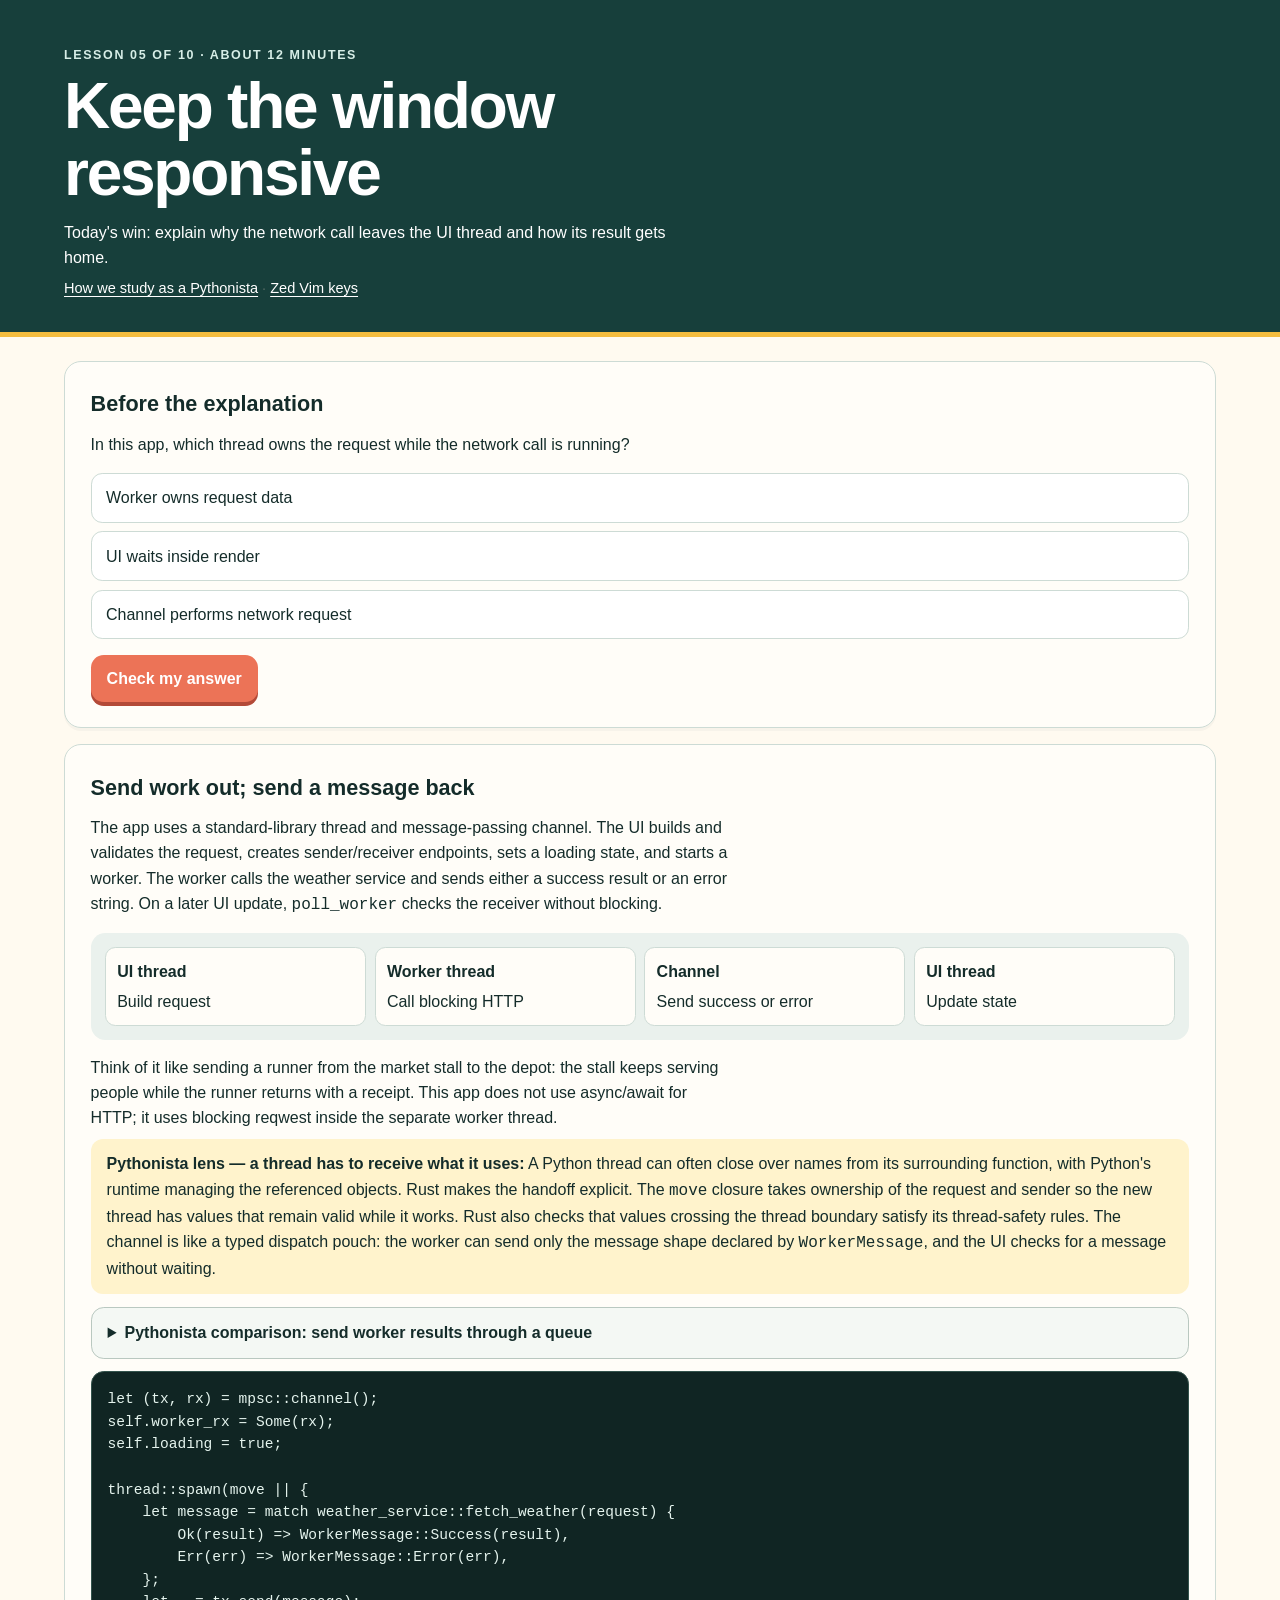
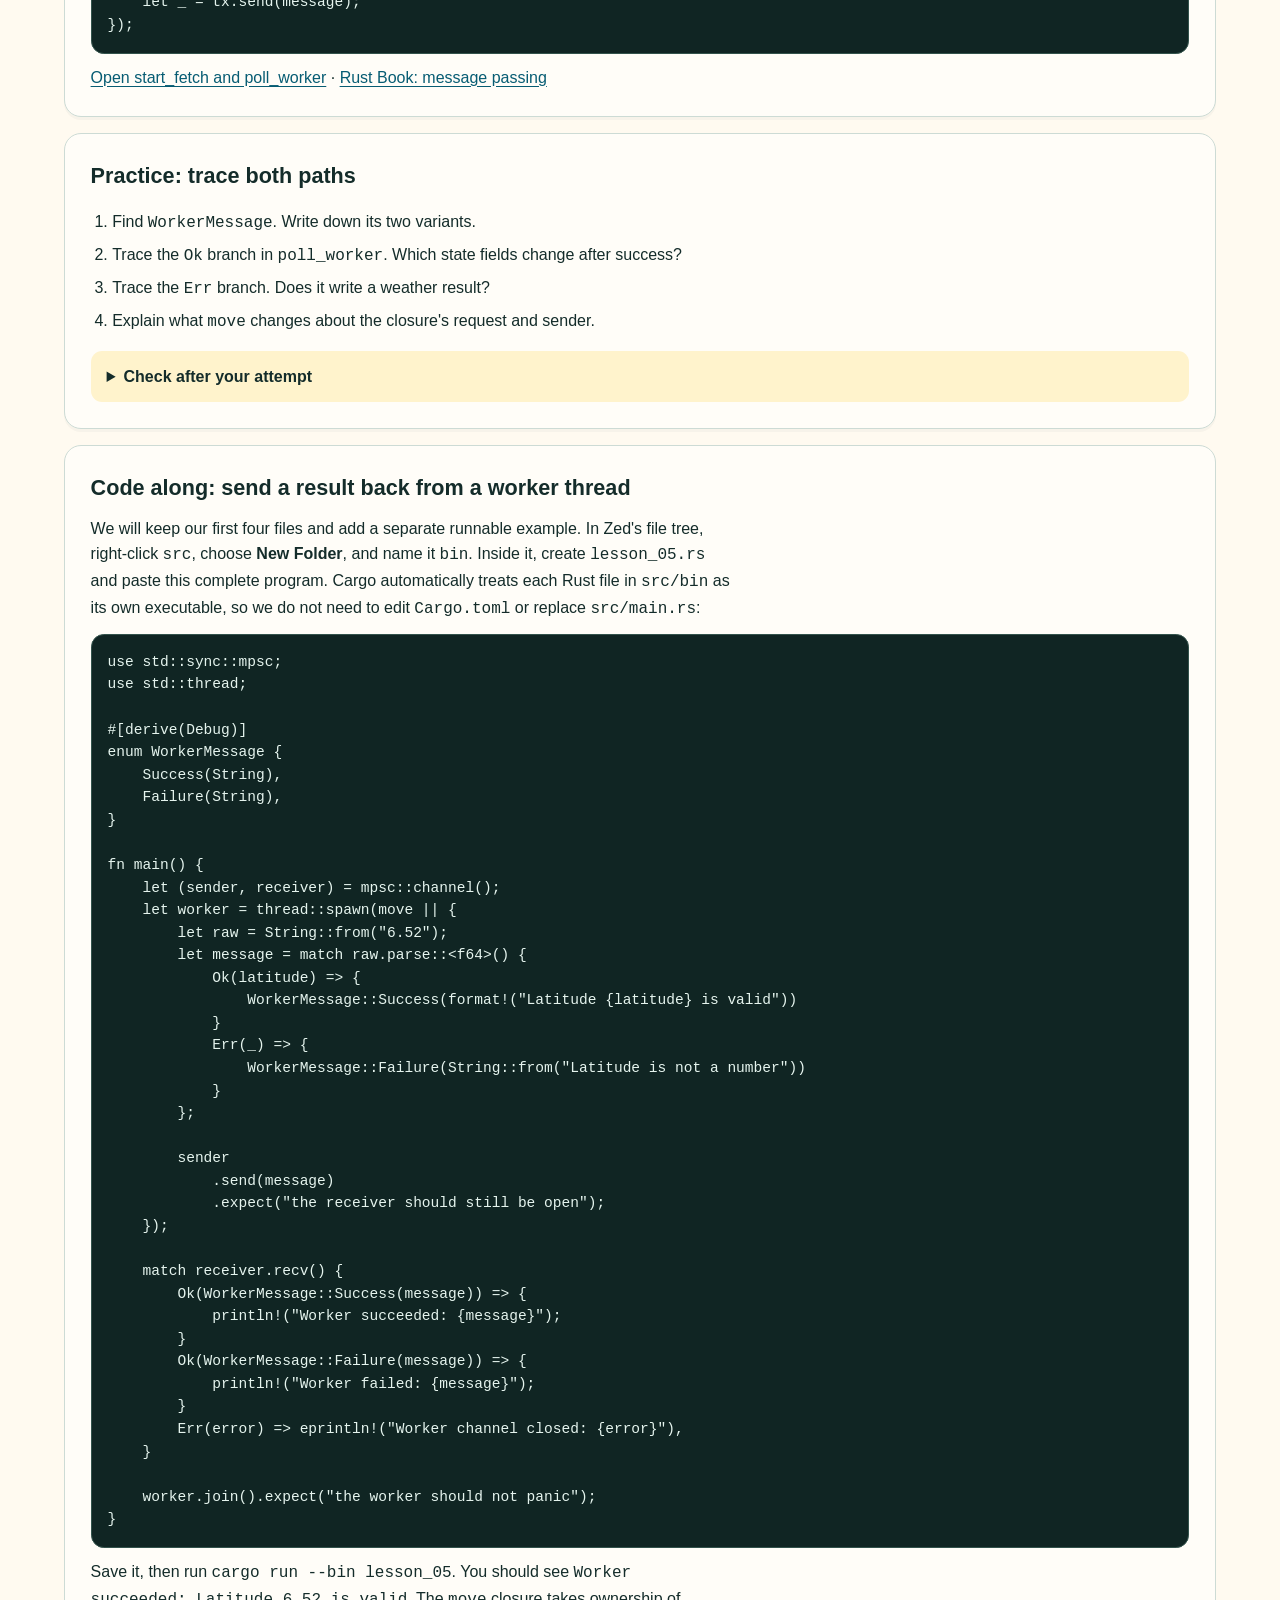
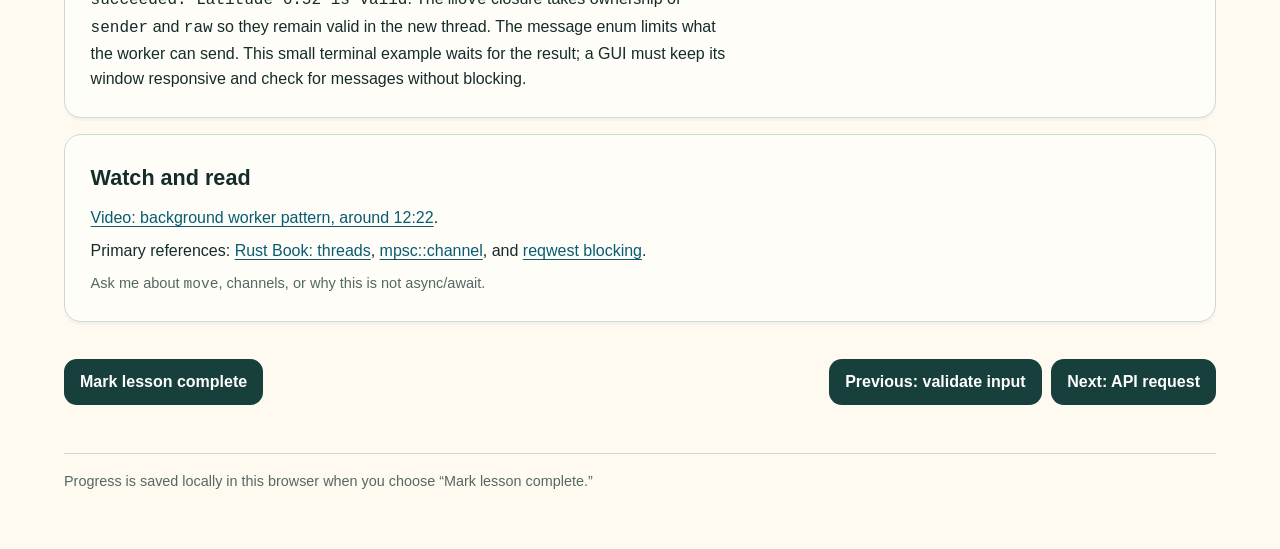
<file: lessons/0005-background-worker.html>
<!doctype html>
<html lang="en">
<head>
  <meta charset="utf-8">
  <meta name="viewport" content="width=device-width, initial-scale=1">
  <title>05 · Keep the window responsive</title>
  <link rel="stylesheet" href="../assets/tech-course-theme.css">
  <link rel="stylesheet" href="../assets/course.css">
</head>
<body class="tech-course" data-lesson-id="lesson-05">
  <header class="tech-course__header course-top">
    <div class="page-width">
      <p class="eyebrow">Lesson 05 of 10 · about 12 minutes</p>
      <h1>Keep the window responsive</h1>
      <p>Today's win: explain why the network call leaves the UI thread and how its result gets home.</p>
      <p class="small-note"><a href="../index.html#guided-study" target="_blank" rel="noopener noreferrer">How we study as a Pythonista</a> · <a href="../index.html#zed-vim" target="_blank" rel="noopener noreferrer">Zed Vim keys</a></p>
    </div>
  </header>
  <main class="page-width page-main lesson-body">
    <section class="tech-card card-pad">
      <h2>Before the explanation</h2>
      <p>In this app, which thread owns the request while the network call is running?</p>
      <div data-quiz data-feedback-correct="Right. The move closure takes ownership of the request and sender so the worker can use them safely." data-feedback-wrong="Follow the move closure passed to thread::spawn and check what values are used inside it.">
        <div class="quiz-options">
          <button class="quiz-option" data-quiz-option data-correct="true">Worker owns request data</button>
          <button class="quiz-option" data-quiz-option>UI waits inside render</button>
          <button class="quiz-option" data-quiz-option>Channel performs network request</button>
        </div>
        <button class="action-button tech-action" data-check-quiz>Check my answer</button>
        <p class="quiz-feedback" data-quiz-feedback role="status" hidden></p>
      </div>
    </section>

    <section class="tech-card card-pad">
      <h2>Send work out; send a message back</h2>
      <p>The app uses a standard-library thread and message-passing channel. The UI builds and validates the request, creates sender/receiver endpoints, sets a loading state, and starts a worker. The worker calls the weather service and sends either a success result or an error string. On a later UI update, <code>poll_worker</code> checks the receiver without blocking.</p>
      <div class="trace" aria-label="Worker message flow">
        <div class="trace-step"><strong>UI thread</strong>Build request</div>
        <div class="trace-step"><strong>Worker thread</strong>Call blocking HTTP</div>
        <div class="trace-step"><strong>Channel</strong>Send success or error</div>
        <div class="trace-step"><strong>UI thread</strong>Update state</div>
      </div>
      <p>Think of it like sending a runner from the market stall to the depot: the stall keeps serving people while the runner returns with a receipt. This app does not use async/await for HTTP; it uses blocking reqwest inside the separate worker thread.</p>
      <div class="callout"><strong>Pythonista lens — a thread has to receive what it uses:</strong> A Python thread can often close over names from its surrounding function, with Python's runtime managing the referenced objects. Rust makes the handoff explicit. The <code>move</code> closure takes ownership of the request and sender so the new thread has values that remain valid while it works. Rust also checks that values crossing the thread boundary satisfy its thread-safety rules. The channel is like a typed dispatch pouch: the worker can send only the message shape declared by <code>WorkerMessage</code>, and the UI checks for a message without waiting.</div>
      <details class="python-example">
        <summary>Pythonista comparison: send worker results through a queue</summary>
        <p>Assume <code>WeatherResult</code>, <code>WeatherRequestError</code>, and <code>WeatherQueryRequest</code> are types defined elsewhere in the Python app. This Python 3.10+ sketch uses a queue to carry either a result or a specific, app-defined error from a worker thread. Rust's <code>WorkerMessage</code> enum gives those alternatives a named, compiler-checked shape; Python's annotation alone does not enforce the queue contents.</p>
        <pre><code class="language-python">from queue import Queue
from threading import Thread


messages: Queue[WeatherResult | WeatherRequestError] = Queue()


def fetch_in_background(
    request: WeatherQueryRequest,
    messages: Queue[WeatherResult | WeatherRequestError],
) -&gt; None:
    try:
        result = fetch_weather(request)
    except WeatherRequestError as error:
        messages.put(error)
    else:
        messages.put(result)


Thread(
    target=fetch_in_background,
    args=(request, messages),
    daemon=True,
).start()</code></pre>
      </details>
      <pre><code>let (tx, rx) = mpsc::channel();
self.worker_rx = Some(rx);
self.loading = true;

thread::spawn(move || {
    let message = match weather_service::fetch_weather(request) {
        Ok(result) =&gt; WorkerMessage::Success(result),
        Err(err) =&gt; WorkerMessage::Error(err),
    };
    let _ = tx.send(message);
});</code></pre>
      <p><a href="https://github.com/feenix100/rusty_weather/blob/main/src/app.rs" target="_blank" rel="noopener noreferrer">Open start_fetch and poll_worker</a> · <a href="https://doc.rust-lang.org/book/ch16-02-message-passing.html" target="_blank" rel="noopener noreferrer">Rust Book: message passing</a></p>
    </section>

    <section class="tech-card card-pad">
      <h2>Practice: trace both paths</h2>
      <ol>
        <li>Find <code>WorkerMessage</code>. Write down its two variants.</li>
        <li>Trace the <code>Ok</code> branch in <code>poll_worker</code>. Which state fields change after success?</li>
        <li>Trace the <code>Err</code> branch. Does it write a weather result?</li>
        <li>Explain what <code>move</code> changes about the closure's request and sender.</li>
      </ol>
      <details class="answer-note">
        <summary>Check after your attempt</summary>
        <p>Success clears loading, updates status and the latest result, chooses an animation, and saves a history snapshot. Error clears loading and displays the message. The closure owns the request and sender that it needs on the new thread.</p>
      </details>
    </section>

    <section class="tech-card card-pad">
      <h2>Code along: send a result back from a worker thread</h2>
      <p>We will keep our first four files and add a separate runnable example. In Zed's file tree, right-click <code>src</code>, choose <strong>New Folder</strong>, and name it <code>bin</code>. Inside it, create <code>lesson_05.rs</code> and paste this complete program. Cargo automatically treats each Rust file in <code>src/bin</code> as its own executable, so we do not need to edit <code>Cargo.toml</code> or replace <code>src/main.rs</code>:</p>
      <pre><code>use std::sync::mpsc;
use std::thread;

#[derive(Debug)]
enum WorkerMessage {
    Success(String),
    Failure(String),
}

fn main() {
    let (sender, receiver) = mpsc::channel();
    let worker = thread::spawn(move || {
        let raw = String::from("6.52");
        let message = match raw.parse::&lt;f64&gt;() {
            Ok(latitude) =&gt; {
                WorkerMessage::Success(format!("Latitude {latitude} is valid"))
            }
            Err(_) =&gt; {
                WorkerMessage::Failure(String::from("Latitude is not a number"))
            }
        };

        sender
            .send(message)
            .expect("the receiver should still be open");
    });

    match receiver.recv() {
        Ok(WorkerMessage::Success(message)) =&gt; {
            println!("Worker succeeded: {message}");
        }
        Ok(WorkerMessage::Failure(message)) =&gt; {
            println!("Worker failed: {message}");
        }
        Err(error) =&gt; eprintln!("Worker channel closed: {error}"),
    }

    worker.join().expect("the worker should not panic");
}</code></pre>
      <p>Save it, then run <code>cargo run --bin lesson_05</code>. You should see <code>Worker succeeded: Latitude 6.52 is valid</code>. The <code>move</code> closure takes ownership of <code>sender</code> and <code>raw</code> so they remain valid in the new thread. The message enum limits what the worker can send. This small terminal example waits for the result; a GUI must keep its window responsive and check for messages without blocking.</p>
    </section>

    <section class="tech-card card-pad">
      <h2>Watch and read</h2>
      <p><a href="https://www.youtube.com/watch?v=z6_rRxLwu0Y&amp;t=742s" target="_blank" rel="noopener noreferrer">Video: background worker pattern, around 12:22</a>.</p>
      <p>Primary references: <a href="https://doc.rust-lang.org/book/ch16-01-threads.html" target="_blank" rel="noopener noreferrer">Rust Book: threads</a>, <a href="https://doc.rust-lang.org/std/sync/mpsc/fn.channel.html" target="_blank" rel="noopener noreferrer">mpsc::channel</a>, and <a href="https://docs.rs/reqwest/latest/reqwest/blocking/" target="_blank" rel="noopener noreferrer">reqwest blocking</a>.</p>
      <p class="small-note">Ask me about <code>move</code>, channels, or why this is not async/await.</p>
    </section>

    <div class="lesson-footer">
      <button class="action-button" data-complete aria-pressed="false">Mark lesson complete</button>
      <nav class="lesson-nav" aria-label="Lesson navigation">
        <a class="button-link" href="0004-validate-input.html" target="_blank" rel="noopener noreferrer">Previous: validate input</a>
        <a class="button-link" href="0006-geocode-and-request.html" target="_blank" rel="noopener noreferrer">Next: API request</a>
      </nav>
    </div>
  </main>
  <footer class="page-width course-foot">Progress is saved locally in this browser when you choose “Mark lesson complete.”</footer>
  <script src="../assets/course.js"></script>
</body>
</html>
</file>
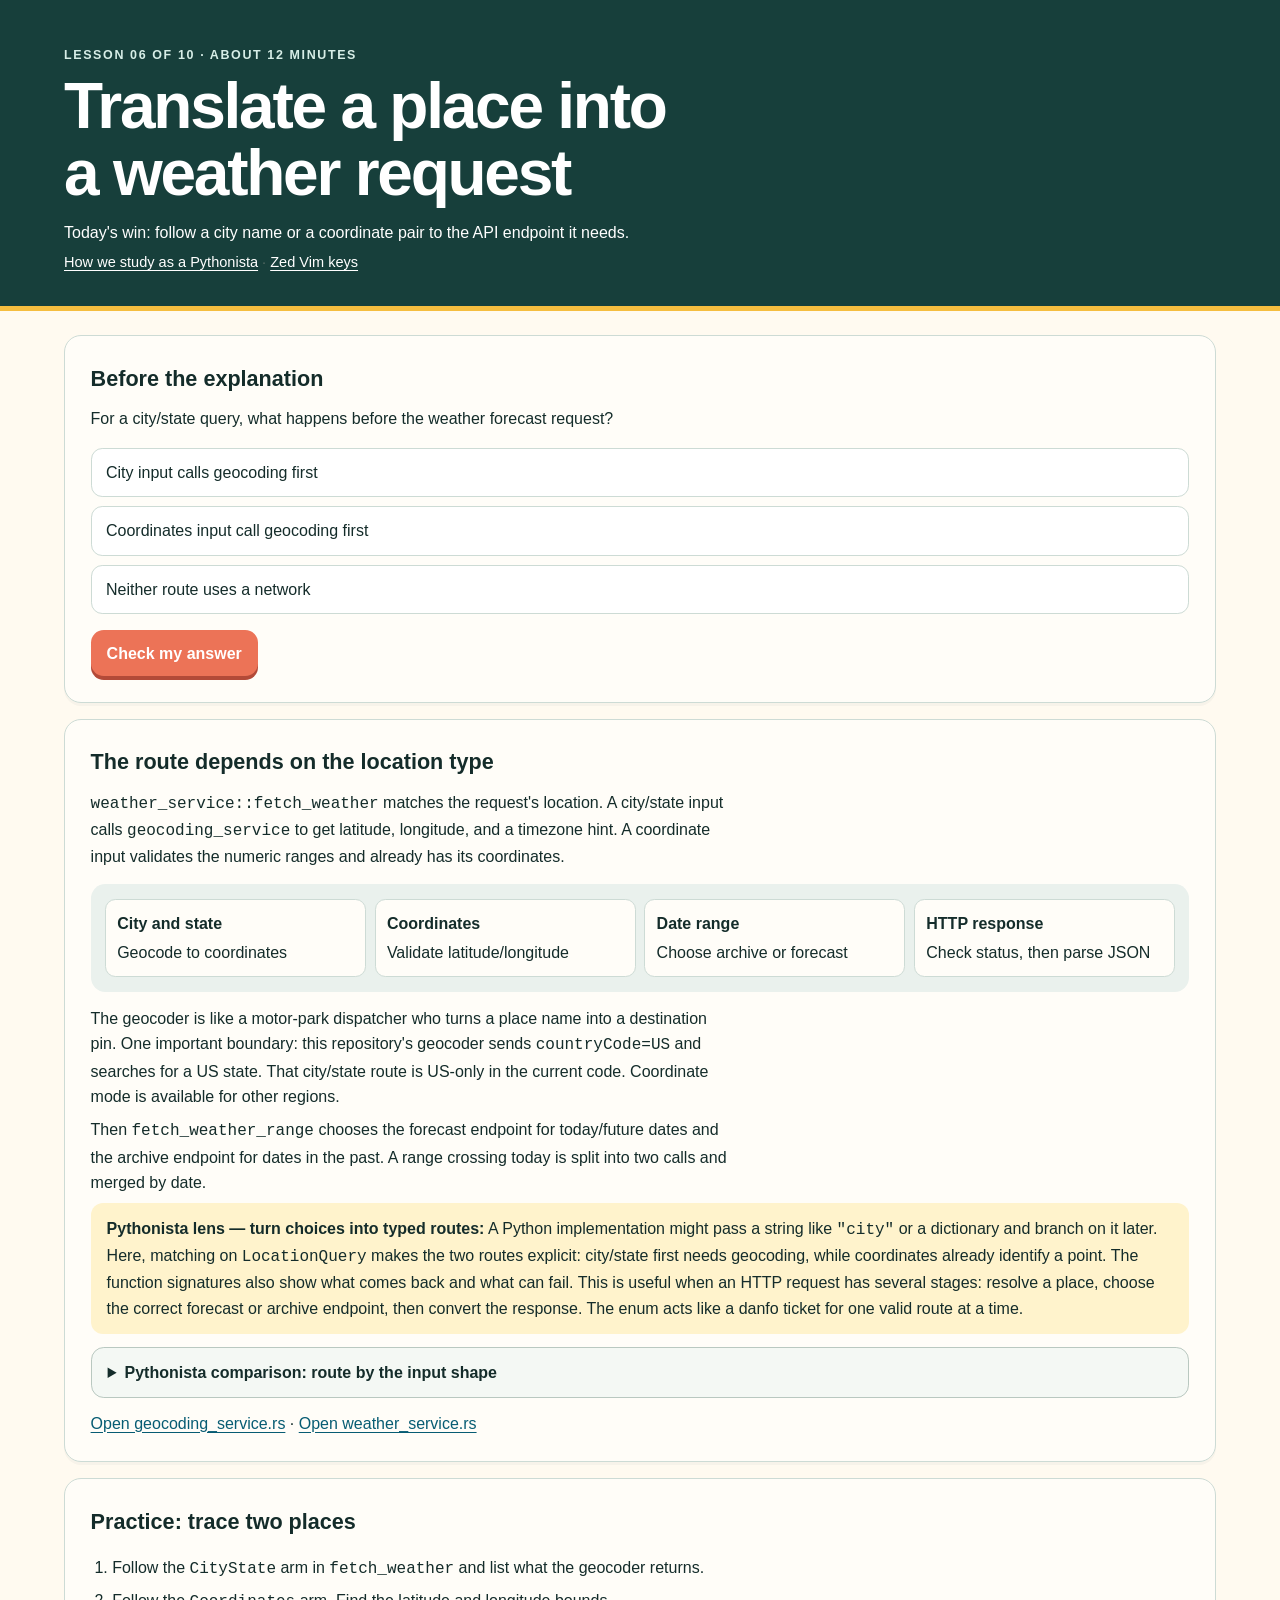
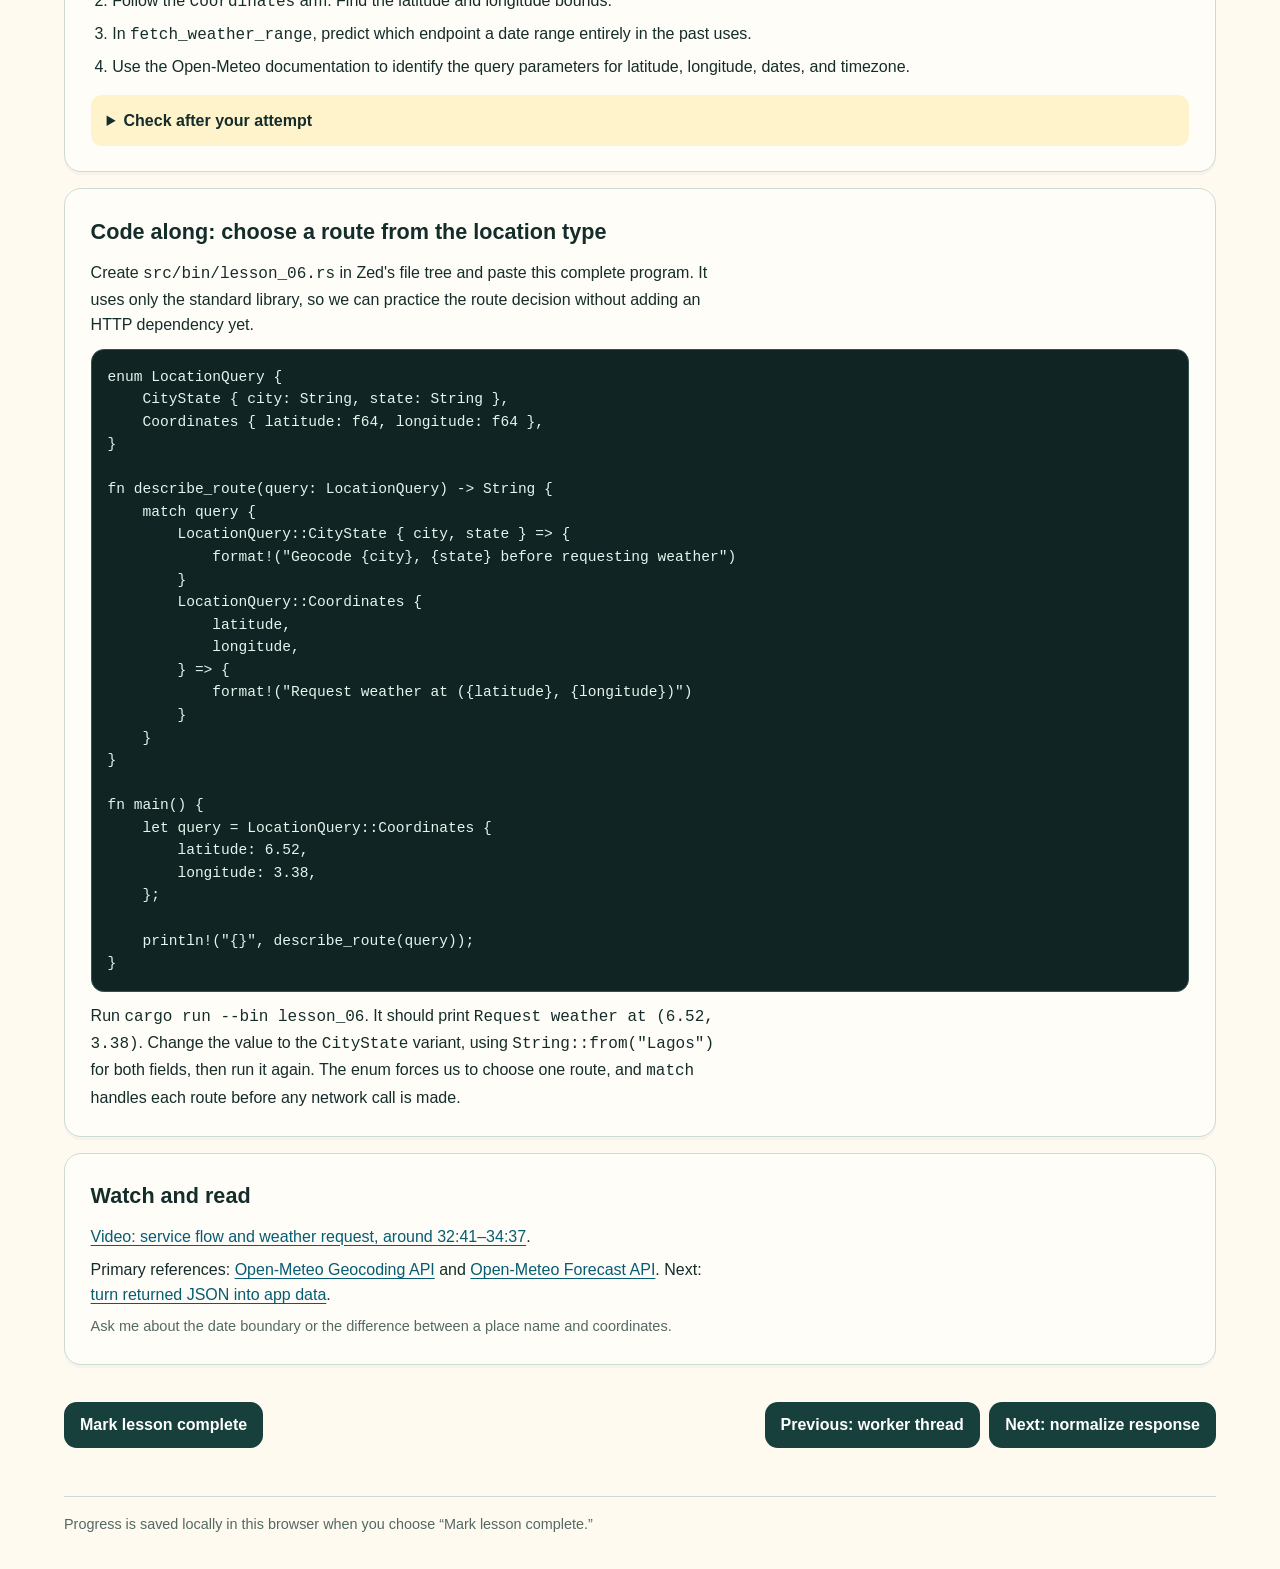
<file: lessons/0006-geocode-and-request.html>
<!doctype html>
<html lang="en">
<head>
  <meta charset="utf-8">
  <meta name="viewport" content="width=device-width, initial-scale=1">
  <title>06 · Translate a place into a weather request</title>
  <link rel="stylesheet" href="../assets/tech-course-theme.css">
  <link rel="stylesheet" href="../assets/course.css">
</head>
<body class="tech-course" data-lesson-id="lesson-06">
  <header class="tech-course__header course-top">
    <div class="page-width">
      <p class="eyebrow">Lesson 06 of 10 · about 12 minutes</p>
      <h1>Translate a place into a weather request</h1>
      <p>Today's win: follow a city name or a coordinate pair to the API endpoint it needs.</p>
      <p class="small-note"><a href="../index.html#guided-study" target="_blank" rel="noopener noreferrer">How we study as a Pythonista</a> · <a href="../index.html#zed-vim" target="_blank" rel="noopener noreferrer">Zed Vim keys</a></p>
    </div>
  </header>
  <main class="page-width page-main lesson-body">
    <section class="tech-card card-pad">
      <h2>Before the explanation</h2>
      <p>For a city/state query, what happens before the weather forecast request?</p>
      <div data-quiz data-feedback-correct="Correct. The geocoder resolves the US city/state input to coordinates before weather data is requested." data-feedback-wrong="Follow fetch_weather and inspect the LocationQuery match arms.">
        <div class="quiz-options">
          <button class="quiz-option" data-quiz-option data-correct="true">City input calls geocoding first</button>
          <button class="quiz-option" data-quiz-option>Coordinates input call geocoding first</button>
          <button class="quiz-option" data-quiz-option>Neither route uses a network</button>
        </div>
        <button class="action-button tech-action" data-check-quiz>Check my answer</button>
        <p class="quiz-feedback" data-quiz-feedback role="status" hidden></p>
      </div>
    </section>

    <section class="tech-card card-pad">
      <h2>The route depends on the location type</h2>
      <p><code>weather_service::fetch_weather</code> matches the request's location. A city/state input calls <code>geocoding_service</code> to get latitude, longitude, and a timezone hint. A coordinate input validates the numeric ranges and already has its coordinates.</p>
      <div class="trace" aria-label="Location request routing">
        <div class="trace-step"><strong>City and state</strong>Geocode to coordinates</div>
        <div class="trace-step"><strong>Coordinates</strong>Validate latitude/longitude</div>
        <div class="trace-step"><strong>Date range</strong>Choose archive or forecast</div>
        <div class="trace-step"><strong>HTTP response</strong>Check status, then parse JSON</div>
      </div>
      <p>The geocoder is like a motor-park dispatcher who turns a place name into a destination pin. One important boundary: this repository's geocoder sends <code>countryCode=US</code> and searches for a US state. That city/state route is US-only in the current code. Coordinate mode is available for other regions.</p>
      <p>Then <code>fetch_weather_range</code> chooses the forecast endpoint for today/future dates and the archive endpoint for dates in the past. A range crossing today is split into two calls and merged by date.</p>
      <div class="callout"><strong>Pythonista lens — turn choices into typed routes:</strong> A Python implementation might pass a string like <code>"city"</code> or a dictionary and branch on it later. Here, matching on <code>LocationQuery</code> makes the two routes explicit: city/state first needs geocoding, while coordinates already identify a point. The function signatures also show what comes back and what can fail. This is useful when an HTTP request has several stages: resolve a place, choose the correct forecast or archive endpoint, then convert the response. The enum acts like a danfo ticket for one valid route at a time.</div>
      <details class="python-example">
        <summary>Pythonista comparison: route by the input shape</summary>
        <p>This uses Python 3.10 structural pattern matching with the dataclasses from the previous example. Rust's <code>match</code> also selects a route, and the compiler can check that every enum variant is covered.</p>
        <pre><code class="language-python">match query:
    case CityState(city=city, state=state):
        coordinates = geocode(city, state)
    case Coordinates(latitude=latitude, longitude=longitude):
        coordinates = (latitude, longitude)</code></pre>
      </details>
      <p><a href="https://github.com/feenix100/rusty_weather/blob/main/src/geocoding_service.rs" target="_blank" rel="noopener noreferrer">Open geocoding_service.rs</a> · <a href="https://github.com/feenix100/rusty_weather/blob/main/src/weather_service.rs" target="_blank" rel="noopener noreferrer">Open weather_service.rs</a></p>
    </section>

    <section class="tech-card card-pad">
      <h2>Practice: trace two places</h2>
      <ol>
        <li>Follow the <code>CityState</code> arm in <code>fetch_weather</code> and list what the geocoder returns.</li>
        <li>Follow the <code>Coordinates</code> arm. Find the latitude and longitude bounds.</li>
        <li>In <code>fetch_weather_range</code>, predict which endpoint a date range entirely in the past uses.</li>
        <li>Use the Open-Meteo documentation to identify the query parameters for latitude, longitude, dates, and timezone.</li>
      </ol>
      <details class="answer-note">
        <summary>Check after your attempt</summary>
        <p>City/state becomes a resolved city, region, coordinates, and optional timezone. Coordinate input is checked against latitude -90…90 and longitude -180…180. A range ending before today uses the archive endpoint.</p>
      </details>
    </section>

    <section class="tech-card card-pad">
      <h2>Code along: choose a route from the location type</h2>
      <p>Create <code>src/bin/lesson_06.rs</code> in Zed's file tree and paste this complete program. It uses only the standard library, so we can practice the route decision without adding an HTTP dependency yet.</p>
      <pre><code>enum LocationQuery {
    CityState { city: String, state: String },
    Coordinates { latitude: f64, longitude: f64 },
}

fn describe_route(query: LocationQuery) -&gt; String {
    match query {
        LocationQuery::CityState { city, state } =&gt; {
            format!("Geocode {city}, {state} before requesting weather")
        }
        LocationQuery::Coordinates {
            latitude,
            longitude,
        } =&gt; {
            format!("Request weather at ({latitude}, {longitude})")
        }
    }
}

fn main() {
    let query = LocationQuery::Coordinates {
        latitude: 6.52,
        longitude: 3.38,
    };

    println!("{}", describe_route(query));
}</code></pre>
      <p>Run <code>cargo run --bin lesson_06</code>. It should print <code>Request weather at (6.52, 3.38)</code>. Change the value to the <code>CityState</code> variant, using <code>String::from("Lagos")</code> for both fields, then run it again. The enum forces us to choose one route, and <code>match</code> handles each route before any network call is made.</p>
    </section>

    <section class="tech-card card-pad">
      <h2>Watch and read</h2>
      <p><a href="https://www.youtube.com/watch?v=z6_rRxLwu0Y&amp;t=1961s" target="_blank" rel="noopener noreferrer">Video: service flow and weather request, around 32:41–34:37</a>.</p>
      <p>Primary references: <a href="https://open-meteo.com/en/docs/geocoding-api" target="_blank" rel="noopener noreferrer">Open-Meteo Geocoding API</a> and <a href="https://open-meteo.com/en/docs" target="_blank" rel="noopener noreferrer">Open-Meteo Forecast API</a>. Next: <a href="0007-normalize-api-data.html" target="_blank" rel="noopener noreferrer">turn returned JSON into app data</a>.</p>
      <p class="small-note">Ask me about the date boundary or the difference between a place name and coordinates.</p>
    </section>

    <div class="lesson-footer">
      <button class="action-button" data-complete aria-pressed="false">Mark lesson complete</button>
      <nav class="lesson-nav" aria-label="Lesson navigation">
        <a class="button-link" href="0005-background-worker.html" target="_blank" rel="noopener noreferrer">Previous: worker thread</a>
        <a class="button-link" href="0007-normalize-api-data.html" target="_blank" rel="noopener noreferrer">Next: normalize response</a>
      </nav>
    </div>
  </main>
  <footer class="page-width course-foot">Progress is saved locally in this browser when you choose “Mark lesson complete.”</footer>
  <script src="../assets/course.js"></script>
</body>
</html>
</file>
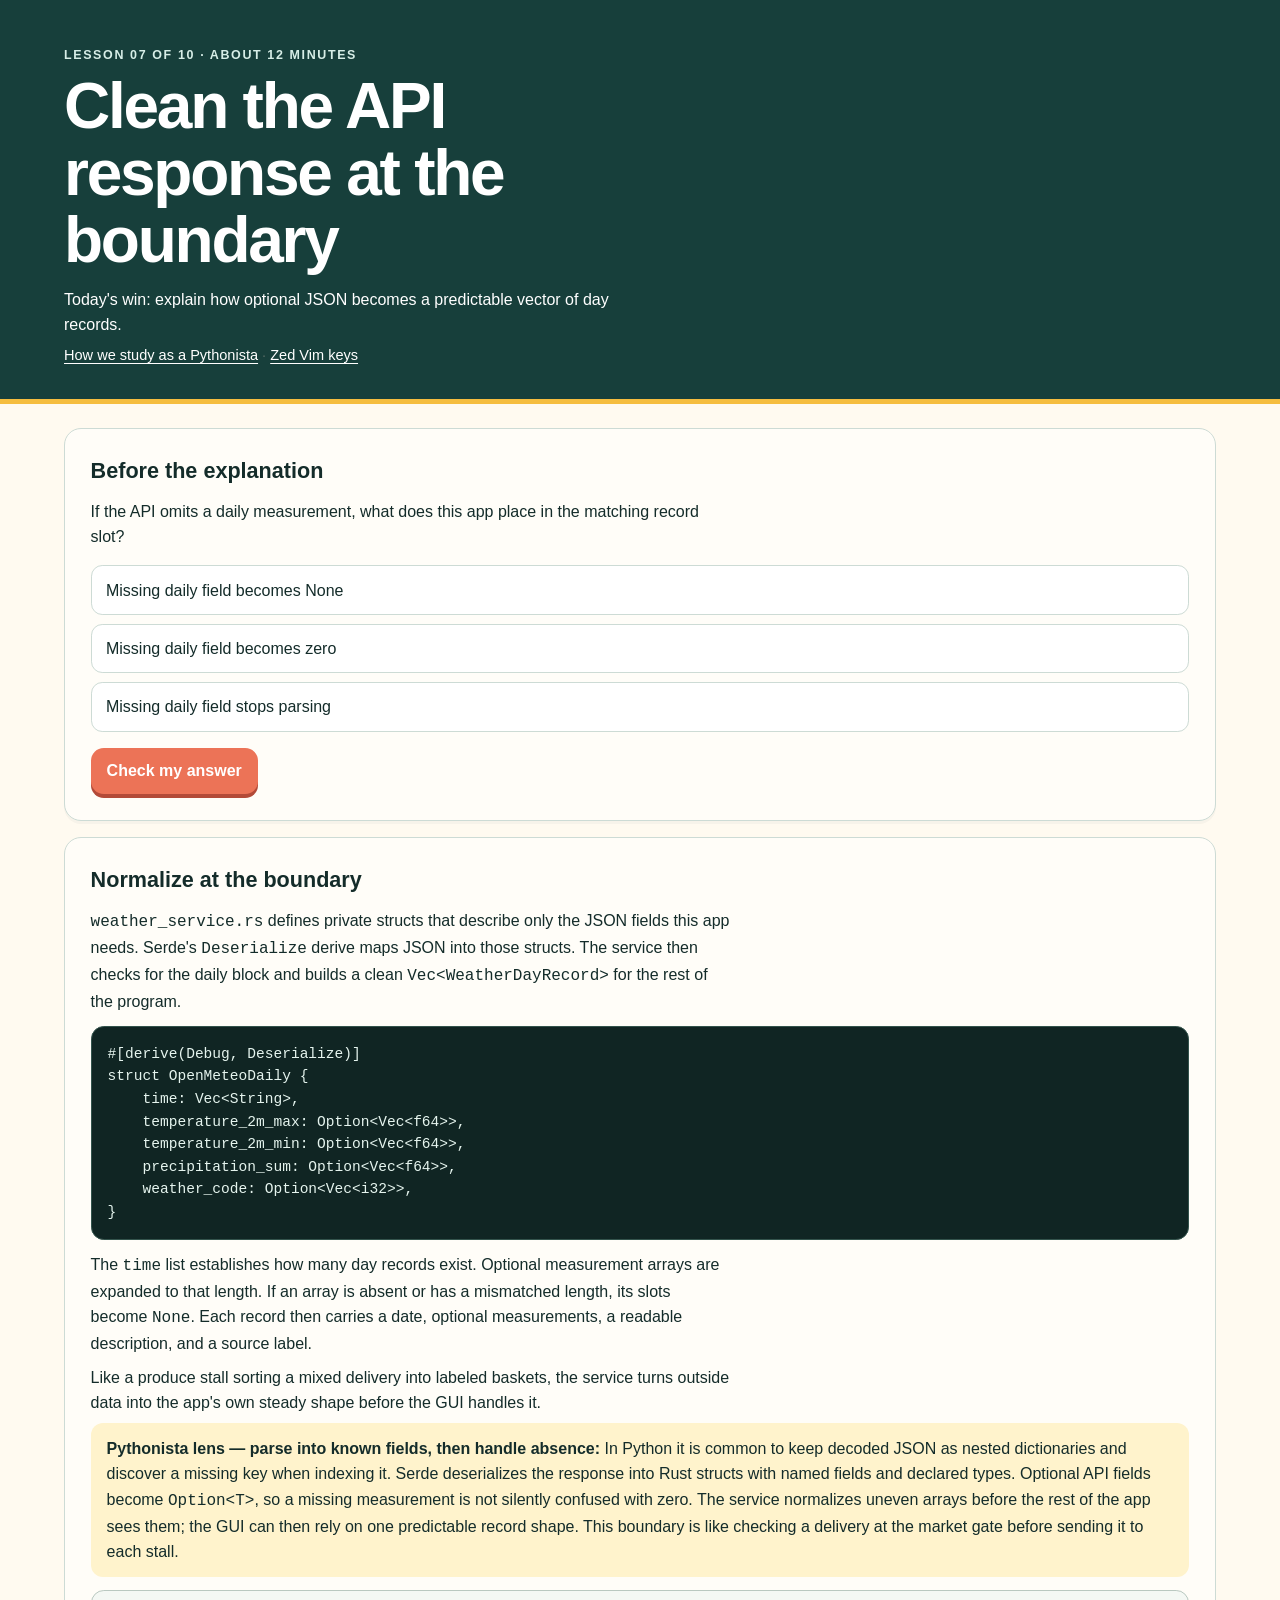
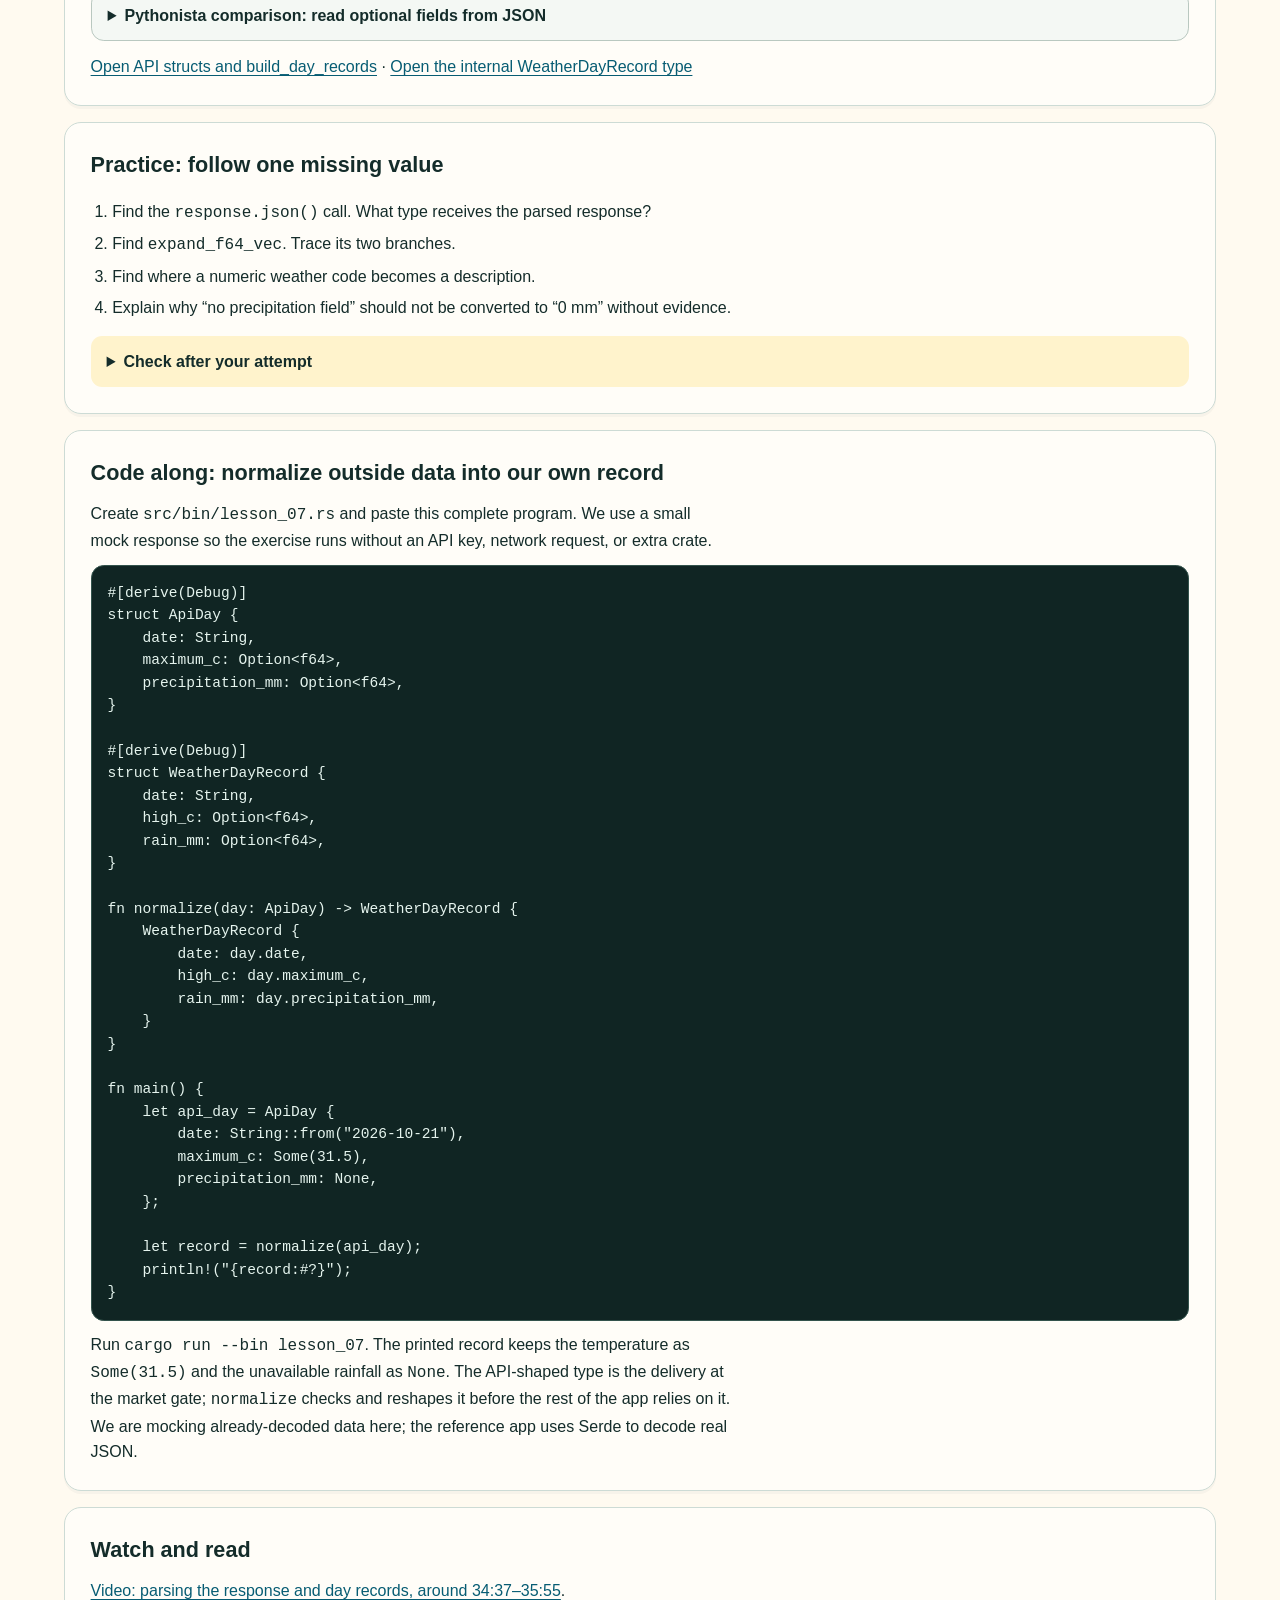
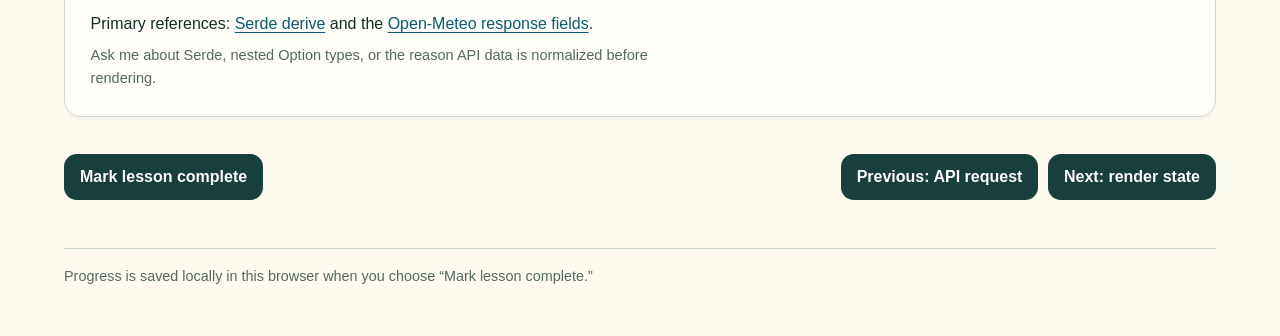
<file: lessons/0007-normalize-api-data.html>
<!doctype html>
<html lang="en">
<head>
  <meta charset="utf-8">
  <meta name="viewport" content="width=device-width, initial-scale=1">
  <title>07 · Clean the API response at the boundary</title>
  <link rel="stylesheet" href="../assets/tech-course-theme.css">
  <link rel="stylesheet" href="../assets/course.css">
</head>
<body class="tech-course" data-lesson-id="lesson-07">
  <header class="tech-course__header course-top">
    <div class="page-width">
      <p class="eyebrow">Lesson 07 of 10 · about 12 minutes</p>
      <h1>Clean the API response at the boundary</h1>
      <p>Today's win: explain how optional JSON becomes a predictable vector of day records.</p>
      <p class="small-note"><a href="../index.html#guided-study" target="_blank" rel="noopener noreferrer">How we study as a Pythonista</a> · <a href="../index.html#zed-vim" target="_blank" rel="noopener noreferrer">Zed Vim keys</a></p>
    </div>
  </header>
  <main class="page-width page-main lesson-body">
    <section class="tech-card card-pad">
      <h2>Before the explanation</h2>
      <p>If the API omits a daily measurement, what does this app place in the matching record slot?</p>
      <div data-quiz data-feedback-correct="Yes. Missing measurements remain None, which keeps absence explicit instead of inventing a zero." data-feedback-wrong="Look at expand_f64_vec: it preserves a complete vector or fills the expected slots with None.">
        <div class="quiz-options">
          <button class="quiz-option" data-quiz-option data-correct="true">Missing daily field becomes None</button>
          <button class="quiz-option" data-quiz-option>Missing daily field becomes zero</button>
          <button class="quiz-option" data-quiz-option>Missing daily field stops parsing</button>
        </div>
        <button class="action-button tech-action" data-check-quiz>Check my answer</button>
        <p class="quiz-feedback" data-quiz-feedback role="status" hidden></p>
      </div>
    </section>

    <section class="tech-card card-pad">
      <h2>Normalize at the boundary</h2>
      <p><code>weather_service.rs</code> defines private structs that describe only the JSON fields this app needs. Serde's <code>Deserialize</code> derive maps JSON into those structs. The service then checks for the daily block and builds a clean <code>Vec&lt;WeatherDayRecord&gt;</code> for the rest of the program.</p>
      <pre><code>#[derive(Debug, Deserialize)]
struct OpenMeteoDaily {
    time: Vec&lt;String&gt;,
    temperature_2m_max: Option&lt;Vec&lt;f64&gt;&gt;,
    temperature_2m_min: Option&lt;Vec&lt;f64&gt;&gt;,
    precipitation_sum: Option&lt;Vec&lt;f64&gt;&gt;,
    weather_code: Option&lt;Vec&lt;i32&gt;&gt;,
}</code></pre>
      <p>The <code>time</code> list establishes how many day records exist. Optional measurement arrays are expanded to that length. If an array is absent or has a mismatched length, its slots become <code>None</code>. Each record then carries a date, optional measurements, a readable description, and a source label.</p>
      <p>Like a produce stall sorting a mixed delivery into labeled baskets, the service turns outside data into the app's own steady shape before the GUI handles it.</p>
      <div class="callout"><strong>Pythonista lens — parse into known fields, then handle absence:</strong> In Python it is common to keep decoded JSON as nested dictionaries and discover a missing key when indexing it. Serde deserializes the response into Rust structs with named fields and declared types. Optional API fields become <code>Option&lt;T&gt;</code>, so a missing measurement is not silently confused with zero. The service normalizes uneven arrays before the rest of the app sees them; the GUI can then rely on one predictable record shape. This boundary is like checking a delivery at the market gate before sending it to each stall.</div>
      <details class="python-example">
        <summary>Pythonista comparison: read optional fields from JSON</summary>
        <p>Python's <code>dict.get()</code> is a familiar way to handle a missing key. In Rust, deserializing into typed structs and using <code>Option&lt;T&gt;</code> makes those missing values explicit after parsing.</p>
        <pre><code class="language-python">payload = response.json()
daily = payload.get("daily", {})
dates = daily.get("time", [])
precipitation = daily.get("precipitation_sum")</code></pre>
      </details>
      <p><a href="https://github.com/feenix100/rusty_weather/blob/main/src/weather_service.rs" target="_blank" rel="noopener noreferrer">Open API structs and build_day_records</a> · <a href="https://github.com/feenix100/rusty_weather/blob/main/src/models.rs" target="_blank" rel="noopener noreferrer">Open the internal WeatherDayRecord type</a></p>
    </section>

    <section class="tech-card card-pad">
      <h2>Practice: follow one missing value</h2>
      <ol>
        <li>Find the <code>response.json()</code> call. What type receives the parsed response?</li>
        <li>Find <code>expand_f64_vec</code>. Trace its two branches.</li>
        <li>Find where a numeric weather code becomes a description.</li>
        <li>Explain why “no precipitation field” should not be converted to “0 mm” without evidence.</li>
      </ol>
      <details class="answer-note">
        <summary>Check after your attempt</summary>
        <p>The JSON is deserialized into <code>OpenMeteoResponse</code>. A present vector with the expected length is wrapped in <code>Some</code>; otherwise the code creates one <code>None</code> per day. Zero means measured absence of precipitation, while <code>None</code> means the value is unavailable.</p>
      </details>
    </section>

    <section class="tech-card card-pad">
      <h2>Code along: normalize outside data into our own record</h2>
      <p>Create <code>src/bin/lesson_07.rs</code> and paste this complete program. We use a small mock response so the exercise runs without an API key, network request, or extra crate.</p>
      <pre><code>#[derive(Debug)]
struct ApiDay {
    date: String,
    maximum_c: Option&lt;f64&gt;,
    precipitation_mm: Option&lt;f64&gt;,
}

#[derive(Debug)]
struct WeatherDayRecord {
    date: String,
    high_c: Option&lt;f64&gt;,
    rain_mm: Option&lt;f64&gt;,
}

fn normalize(day: ApiDay) -&gt; WeatherDayRecord {
    WeatherDayRecord {
        date: day.date,
        high_c: day.maximum_c,
        rain_mm: day.precipitation_mm,
    }
}

fn main() {
    let api_day = ApiDay {
        date: String::from("2026-10-21"),
        maximum_c: Some(31.5),
        precipitation_mm: None,
    };

    let record = normalize(api_day);
    println!("{record:#?}");
}</code></pre>
      <p>Run <code>cargo run --bin lesson_07</code>. The printed record keeps the temperature as <code>Some(31.5)</code> and the unavailable rainfall as <code>None</code>. The API-shaped type is the delivery at the market gate; <code>normalize</code> checks and reshapes it before the rest of the app relies on it. We are mocking already-decoded data here; the reference app uses Serde to decode real JSON.</p>
    </section>

    <section class="tech-card card-pad">
      <h2>Watch and read</h2>
      <p><a href="https://www.youtube.com/watch?v=z6_rRxLwu0Y&amp;t=2077s" target="_blank" rel="noopener noreferrer">Video: parsing the response and day records, around 34:37–35:55</a>.</p>
      <p>Primary references: <a href="https://serde.rs/derive.html" target="_blank" rel="noopener noreferrer">Serde derive</a> and the <a href="https://open-meteo.com/en/docs" target="_blank" rel="noopener noreferrer">Open-Meteo response fields</a>.</p>
      <p class="small-note">Ask me about Serde, nested Option types, or the reason API data is normalized before rendering.</p>
    </section>

    <div class="lesson-footer">
      <button class="action-button" data-complete aria-pressed="false">Mark lesson complete</button>
      <nav class="lesson-nav" aria-label="Lesson navigation">
        <a class="button-link" href="0006-geocode-and-request.html" target="_blank" rel="noopener noreferrer">Previous: API request</a>
        <a class="button-link" href="0008-render-the-state.html" target="_blank" rel="noopener noreferrer">Next: render state</a>
      </nav>
    </div>
  </main>
  <footer class="page-width course-foot">Progress is saved locally in this browser when you choose “Mark lesson complete.”</footer>
  <script src="../assets/course.js"></script>
</body>
</html>
</file>
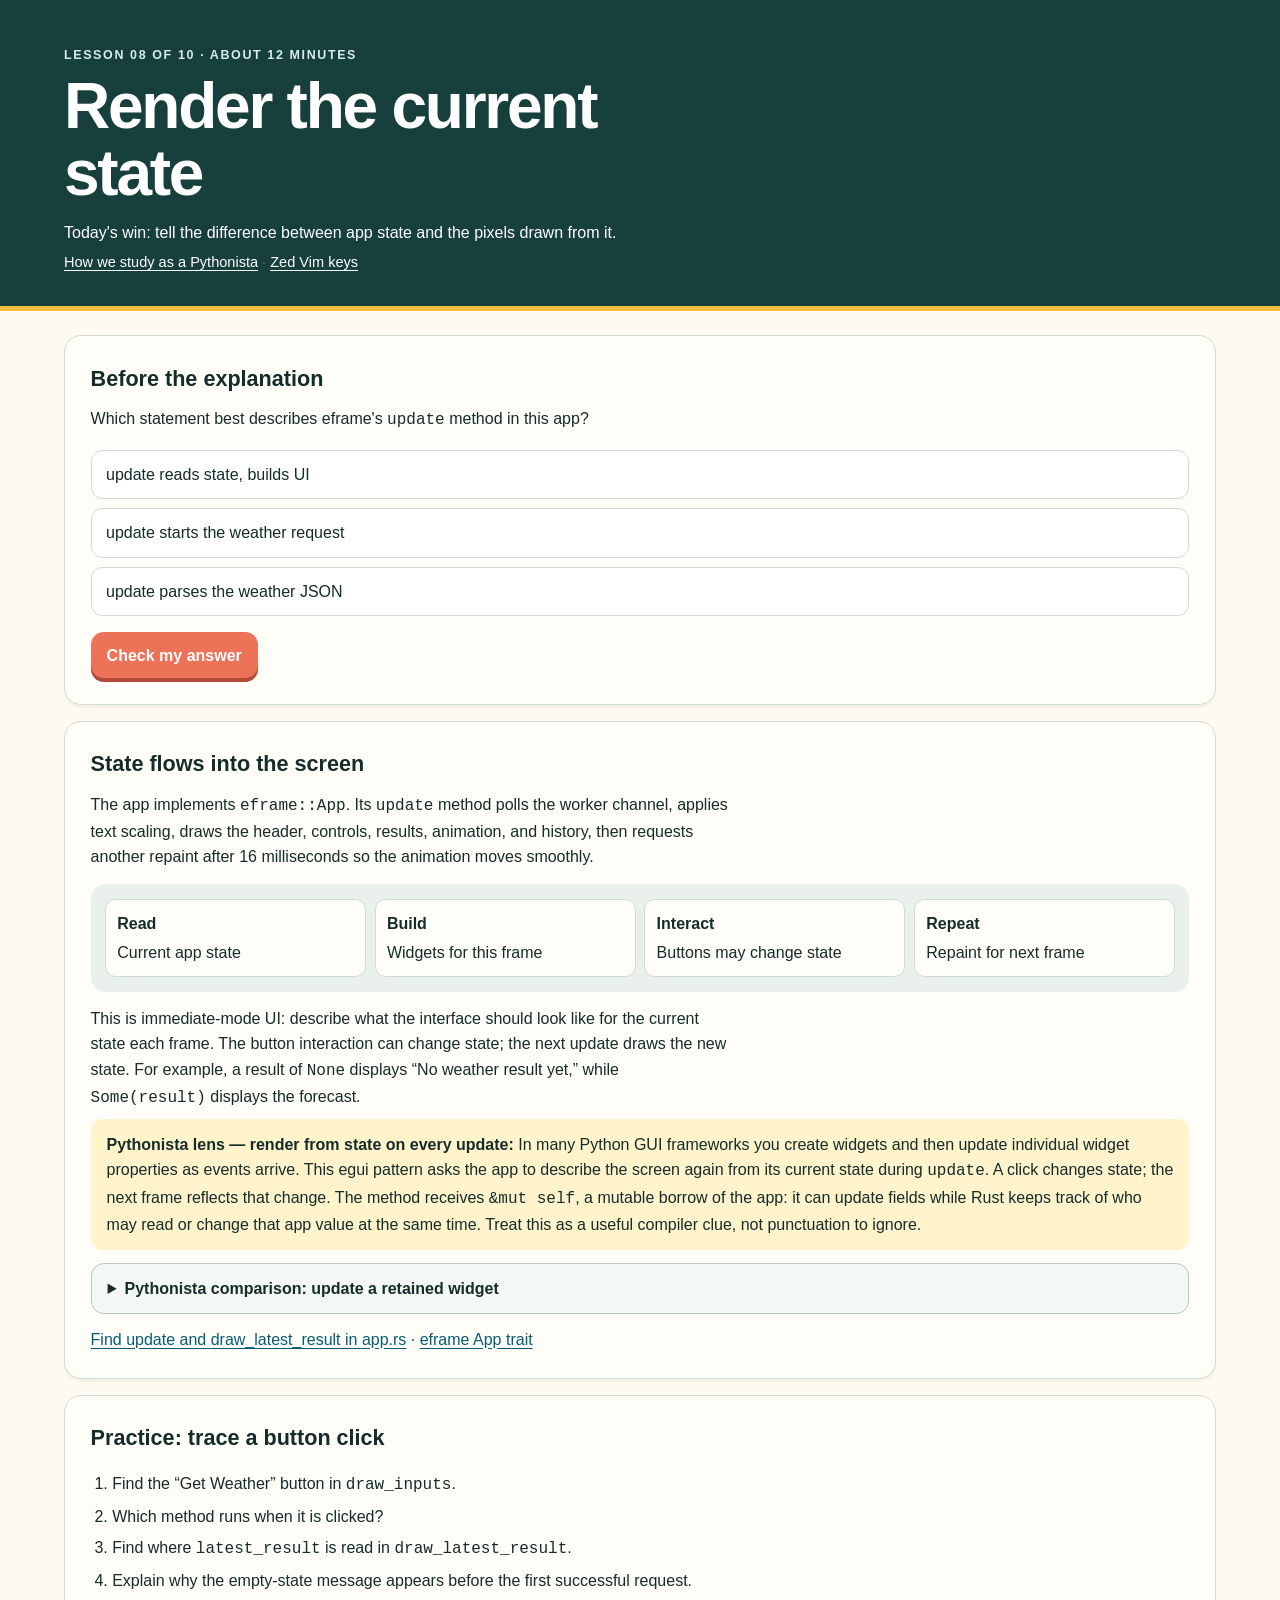
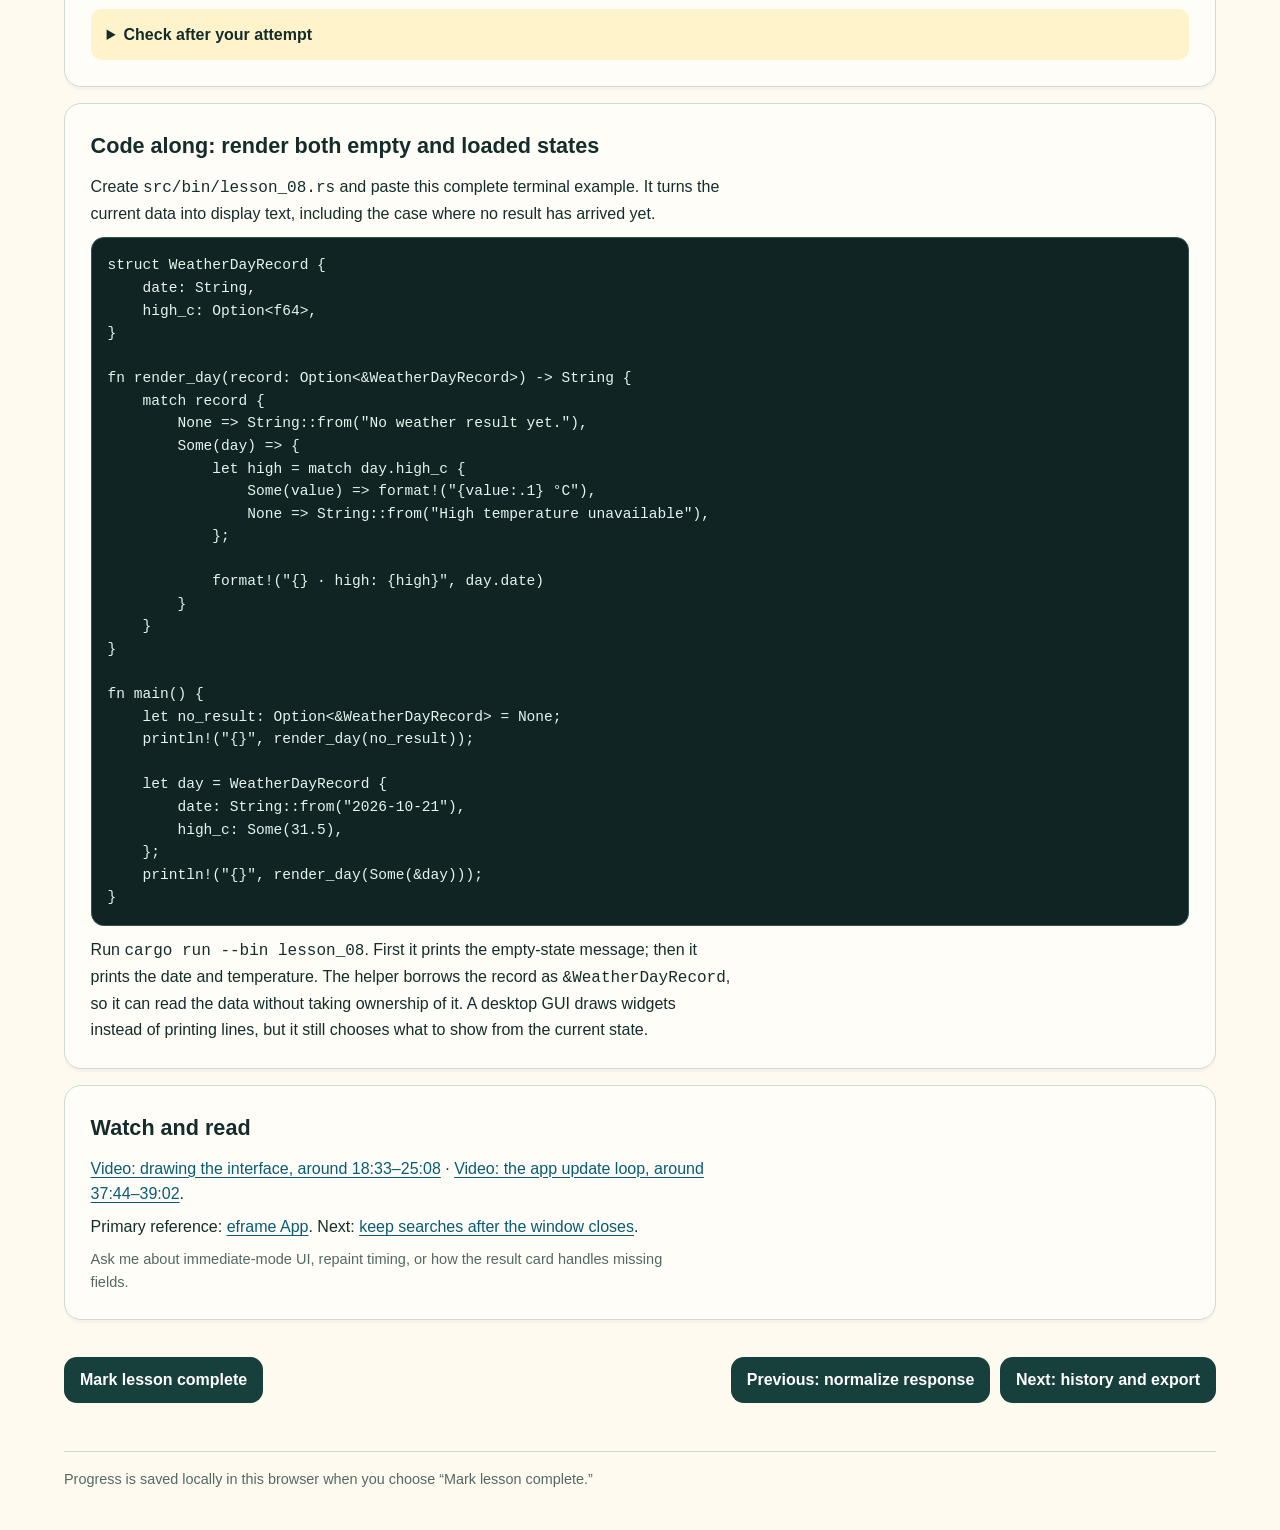
<file: lessons/0008-render-the-state.html>
<!doctype html>
<html lang="en">
<head>
  <meta charset="utf-8">
  <meta name="viewport" content="width=device-width, initial-scale=1">
  <title>08 · Render the current state</title>
  <link rel="stylesheet" href="../assets/tech-course-theme.css">
  <link rel="stylesheet" href="../assets/course.css">
</head>
<body class="tech-course" data-lesson-id="lesson-08">
  <header class="tech-course__header course-top">
    <div class="page-width">
      <p class="eyebrow">Lesson 08 of 10 · about 12 minutes</p>
      <h1>Render the current state</h1>
      <p>Today's win: tell the difference between app state and the pixels drawn from it.</p>
      <p class="small-note"><a href="../index.html#guided-study" target="_blank" rel="noopener noreferrer">How we study as a Pythonista</a> · <a href="../index.html#zed-vim" target="_blank" rel="noopener noreferrer">Zed Vim keys</a></p>
    </div>
  </header>
  <main class="page-width page-main lesson-body">
    <section class="tech-card card-pad">
      <h2>Before the explanation</h2>
      <p>Which statement best describes eframe's <code>update</code> method in this app?</p>
      <div data-quiz data-feedback-correct="Correct. update reads the current state, lays out the widgets, and schedules another frame for the animation." data-feedback-wrong="Read the body of update: it polls messages, draws panels, then asks egui for another repaint.">
        <div class="quiz-options">
          <button class="quiz-option" data-quiz-option data-correct="true">update reads state, builds UI</button>
          <button class="quiz-option" data-quiz-option>update starts the weather request</button>
          <button class="quiz-option" data-quiz-option>update parses the weather JSON</button>
        </div>
        <button class="action-button tech-action" data-check-quiz>Check my answer</button>
        <p class="quiz-feedback" data-quiz-feedback role="status" hidden></p>
      </div>
    </section>

    <section class="tech-card card-pad">
      <h2>State flows into the screen</h2>
      <p>The app implements <code>eframe::App</code>. Its <code>update</code> method polls the worker channel, applies text scaling, draws the header, controls, results, animation, and history, then requests another repaint after 16 milliseconds so the animation moves smoothly.</p>
      <div class="trace" aria-label="Immediate mode drawing">
        <div class="trace-step"><strong>Read</strong>Current app state</div>
        <div class="trace-step"><strong>Build</strong>Widgets for this frame</div>
        <div class="trace-step"><strong>Interact</strong>Buttons may change state</div>
        <div class="trace-step"><strong>Repeat</strong>Repaint for next frame</div>
      </div>
      <p>This is immediate-mode UI: describe what the interface should look like for the current state each frame. The button interaction can change state; the next update draws the new state. For example, a result of <code>None</code> displays “No weather result yet,” while <code>Some(result)</code> displays the forecast.</p>
      <div class="callout"><strong>Pythonista lens — render from state on every update:</strong> In many Python GUI frameworks you create widgets and then update individual widget properties as events arrive. This egui pattern asks the app to describe the screen again from its current state during <code>update</code>. A click changes state; the next frame reflects that change. The method receives <code>&amp;mut self</code>, a mutable borrow of the app: it can update fields while Rust keeps track of who may read or change that app value at the same time. Treat this as a useful compiler clue, not punctuation to ignore.</div>
      <details class="python-example">
        <summary>Pythonista comparison: update a retained widget</summary>
        <p>Assume <code>WeatherResult</code> is the app's result type. In a typical retained-mode Python GUI, an event handler updates a widget that already exists. This is only a conceptual comparison: egui asks Rust to describe the interface from current state during each update.</p>
        <pre><code class="language-python">def show_weather(self, result: WeatherResult) -&gt; None:
    self.latest_result = result
    self.result_label.configure(
        text=format_weather(result),
    )</code></pre>
      </details>
      <p><a href="https://github.com/feenix100/rusty_weather/blob/main/src/app.rs" target="_blank" rel="noopener noreferrer">Find update and draw_latest_result in app.rs</a> · <a href="https://docs.rs/eframe/latest/eframe/trait.App.html" target="_blank" rel="noopener noreferrer">eframe App trait</a></p>
    </section>

    <section class="tech-card card-pad">
      <h2>Practice: trace a button click</h2>
      <ol>
        <li>Find the “Get Weather” button in <code>draw_inputs</code>.</li>
        <li>Which method runs when it is clicked?</li>
        <li>Find where <code>latest_result</code> is read in <code>draw_latest_result</code>.</li>
        <li>Explain why the empty-state message appears before the first successful request.</li>
      </ol>
      <details class="answer-note">
        <summary>Check after your attempt</summary>
        <p>The button calls <code>start_fetch</code>. A successful worker message stores a result; the rendering method matches on <code>Option</code>. Since the constructor starts with <code>None</code>, the empty-state message appears before the first result.</p>
      </details>
    </section>

    <section class="tech-card card-pad">
      <h2>Code along: render both empty and loaded states</h2>
      <p>Create <code>src/bin/lesson_08.rs</code> and paste this complete terminal example. It turns the current data into display text, including the case where no result has arrived yet.</p>
      <pre><code>struct WeatherDayRecord {
    date: String,
    high_c: Option&lt;f64&gt;,
}

fn render_day(record: Option&lt;&amp;WeatherDayRecord&gt;) -&gt; String {
    match record {
        None =&gt; String::from("No weather result yet."),
        Some(day) =&gt; {
            let high = match day.high_c {
                Some(value) =&gt; format!("{value:.1} °C"),
                None =&gt; String::from("High temperature unavailable"),
            };

            format!("{} · high: {high}", day.date)
        }
    }
}

fn main() {
    let no_result: Option&lt;&amp;WeatherDayRecord&gt; = None;
    println!("{}", render_day(no_result));

    let day = WeatherDayRecord {
        date: String::from("2026-10-21"),
        high_c: Some(31.5),
    };
    println!("{}", render_day(Some(&amp;day)));
}</code></pre>
      <p>Run <code>cargo run --bin lesson_08</code>. First it prints the empty-state message; then it prints the date and temperature. The helper borrows the record as <code>&amp;WeatherDayRecord</code>, so it can read the data without taking ownership of it. A desktop GUI draws widgets instead of printing lines, but it still chooses what to show from the current state.</p>
    </section>

    <section class="tech-card card-pad">
      <h2>Watch and read</h2>
      <p><a href="https://www.youtube.com/watch?v=z6_rRxLwu0Y&amp;t=1113s" target="_blank" rel="noopener noreferrer">Video: drawing the interface, around 18:33–25:08</a> · <a href="https://www.youtube.com/watch?v=z6_rRxLwu0Y&amp;t=2264s" target="_blank" rel="noopener noreferrer">Video: the app update loop, around 37:44–39:02</a>.</p>
      <p>Primary reference: <a href="https://docs.rs/eframe/latest/eframe/trait.App.html" target="_blank" rel="noopener noreferrer">eframe App</a>. Next: <a href="0009-history-and-export.html" target="_blank" rel="noopener noreferrer">keep searches after the window closes</a>.</p>
      <p class="small-note">Ask me about immediate-mode UI, repaint timing, or how the result card handles missing fields.</p>
    </section>

    <div class="lesson-footer">
      <button class="action-button" data-complete aria-pressed="false">Mark lesson complete</button>
      <nav class="lesson-nav" aria-label="Lesson navigation">
        <a class="button-link" href="0007-normalize-api-data.html" target="_blank" rel="noopener noreferrer">Previous: normalize response</a>
        <a class="button-link" href="0009-history-and-export.html" target="_blank" rel="noopener noreferrer">Next: history and export</a>
      </nav>
    </div>
  </main>
  <footer class="page-width course-foot">Progress is saved locally in this browser when you choose “Mark lesson complete.”</footer>
  <script src="../assets/course.js"></script>
</body>
</html>
</file>
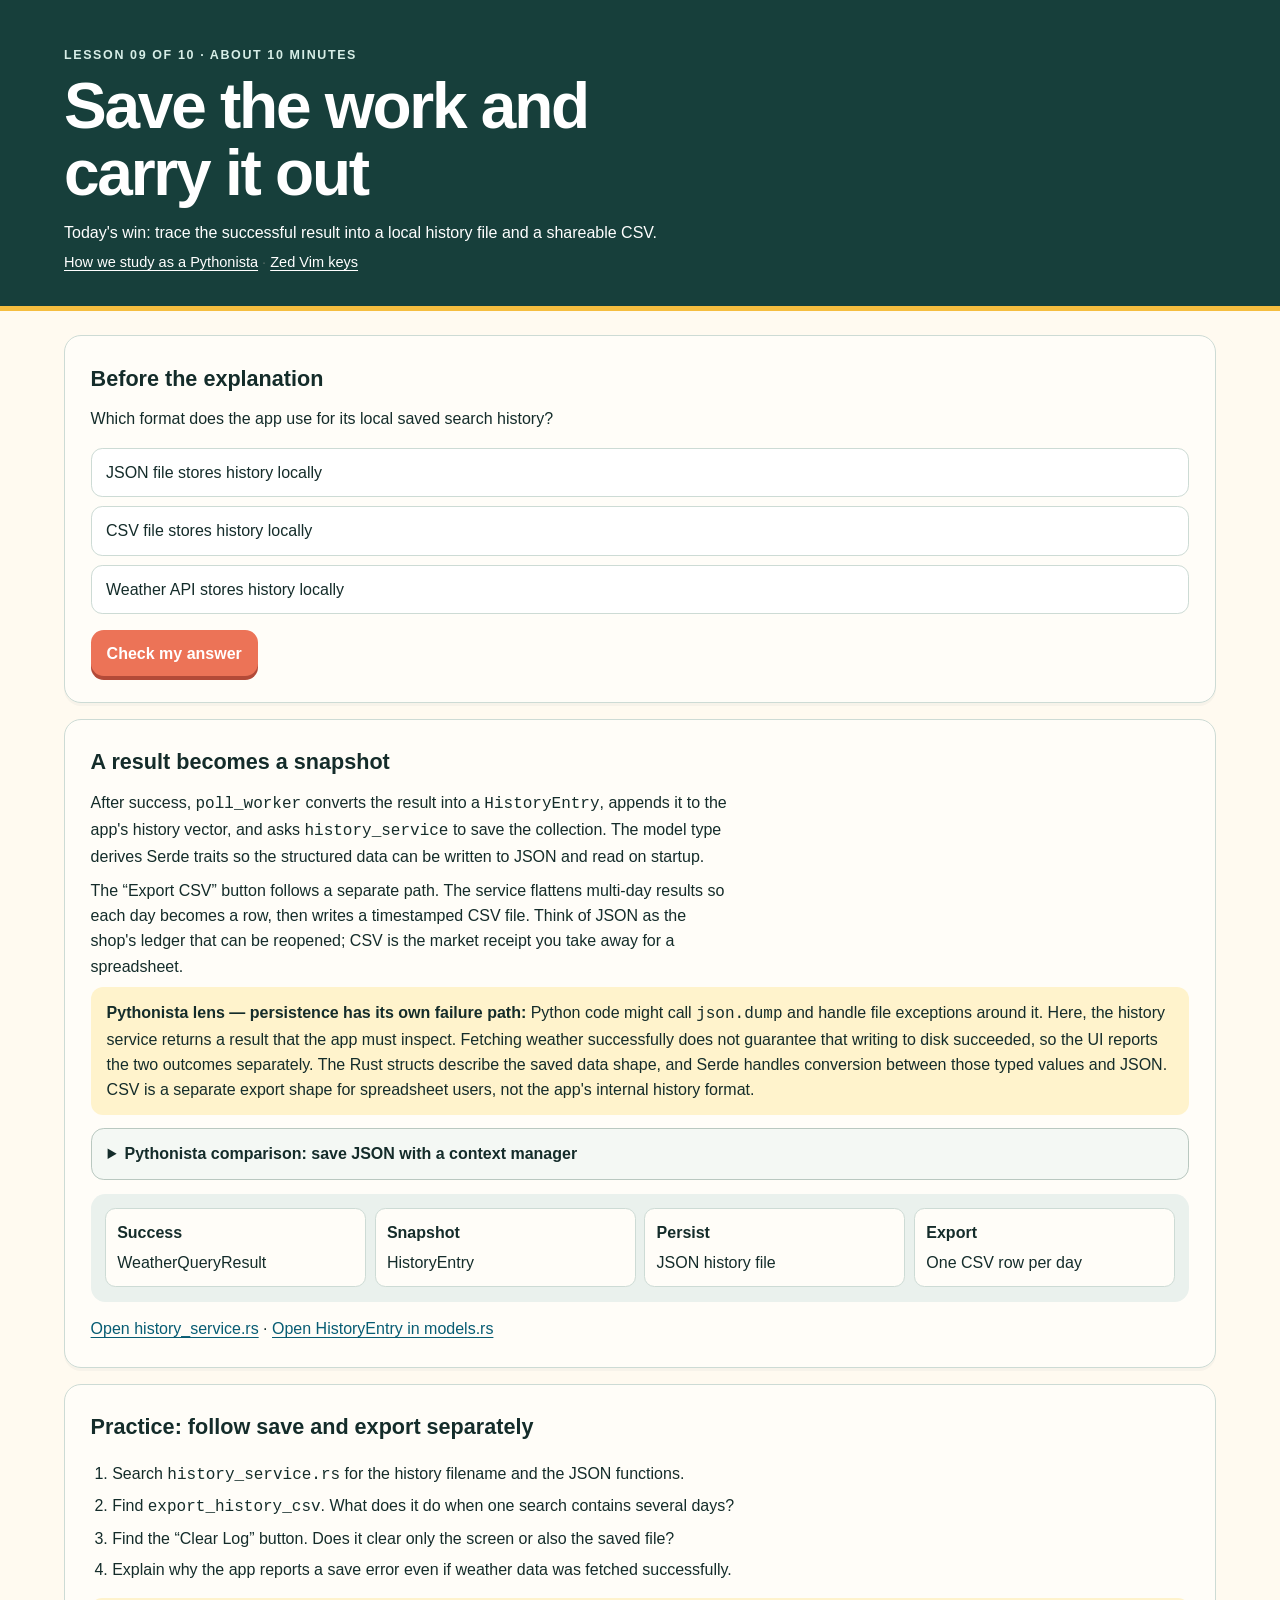
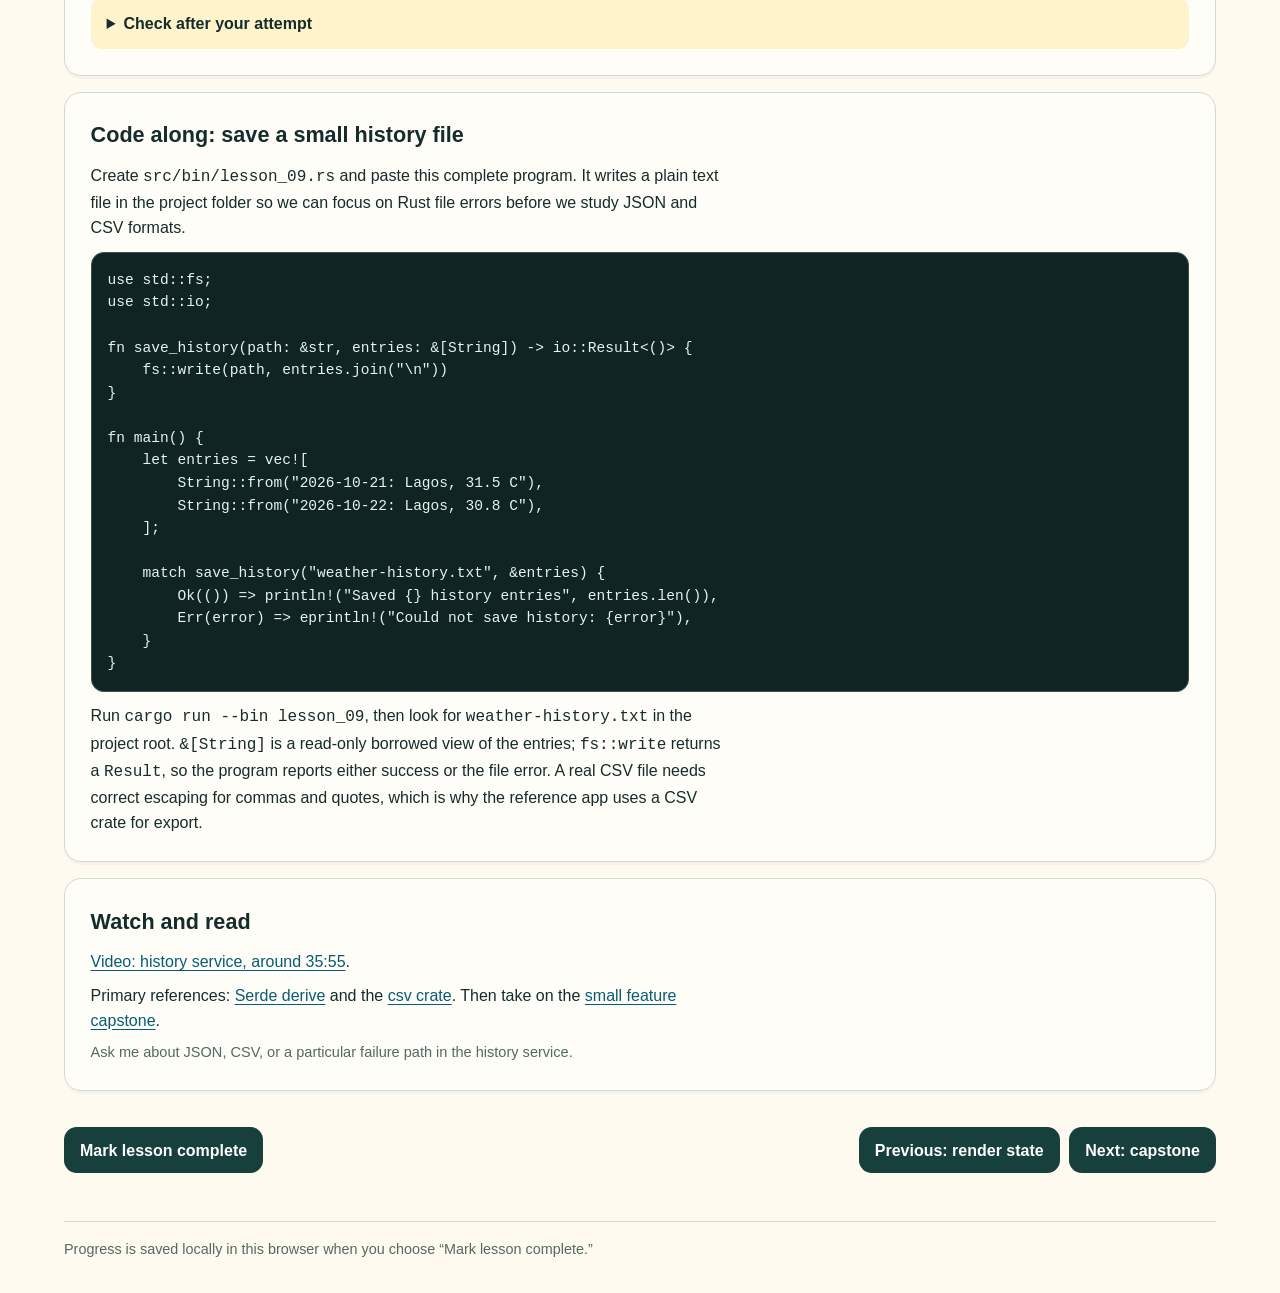
<file: lessons/0009-history-and-export.html>
<!doctype html>
<html lang="en">
<head>
  <meta charset="utf-8">
  <meta name="viewport" content="width=device-width, initial-scale=1">
  <title>09 · Save the work and carry it out</title>
  <link rel="stylesheet" href="../assets/tech-course-theme.css">
  <link rel="stylesheet" href="../assets/course.css">
</head>
<body class="tech-course" data-lesson-id="lesson-09">
  <header class="tech-course__header course-top">
    <div class="page-width">
      <p class="eyebrow">Lesson 09 of 10 · about 10 minutes</p>
      <h1>Save the work and carry it out</h1>
      <p>Today's win: trace the successful result into a local history file and a shareable CSV.</p>
      <p class="small-note"><a href="../index.html#guided-study" target="_blank" rel="noopener noreferrer">How we study as a Pythonista</a> · <a href="../index.html#zed-vim" target="_blank" rel="noopener noreferrer">Zed Vim keys</a></p>
    </div>
  </header>
  <main class="page-width page-main lesson-body">
    <section class="tech-card card-pad">
      <h2>Before the explanation</h2>
      <p>Which format does the app use for its local saved search history?</p>
      <div data-quiz data-feedback-correct="Right. JSON is the persisted history format; CSV is a separate export action." data-feedback-wrong="Follow history_service: distinguish the saved history file from the export button's output.">
        <div class="quiz-options">
          <button class="quiz-option" data-quiz-option data-correct="true">JSON file stores history locally</button>
          <button class="quiz-option" data-quiz-option>CSV file stores history locally</button>
          <button class="quiz-option" data-quiz-option>Weather API stores history locally</button>
        </div>
        <button class="action-button tech-action" data-check-quiz>Check my answer</button>
        <p class="quiz-feedback" data-quiz-feedback role="status" hidden></p>
      </div>
    </section>

    <section class="tech-card card-pad">
      <h2>A result becomes a snapshot</h2>
      <p>After success, <code>poll_worker</code> converts the result into a <code>HistoryEntry</code>, appends it to the app's history vector, and asks <code>history_service</code> to save the collection. The model type derives Serde traits so the structured data can be written to JSON and read on startup.</p>
      <p>The “Export CSV” button follows a separate path. The service flattens multi-day results so each day becomes a row, then writes a timestamped CSV file. Think of JSON as the shop's ledger that can be reopened; CSV is the market receipt you take away for a spreadsheet.</p>
      <div class="callout"><strong>Pythonista lens — persistence has its own failure path:</strong> Python code might call <code>json.dump</code> and handle file exceptions around it. Here, the history service returns a result that the app must inspect. Fetching weather successfully does not guarantee that writing to disk succeeded, so the UI reports the two outcomes separately. The Rust structs describe the saved data shape, and Serde handles conversion between those typed values and JSON. CSV is a separate export shape for spreadsheet users, not the app's internal history format.</div>
      <details class="python-example">
        <summary>Pythonista comparison: save JSON with a context manager</summary>
        <p>Python's <code>with</code> statement closes the file even if writing raises an exception. This assumes <code>history_entries</code> already contains JSON-serializable values. The Rust service returns a <code>Result</code> so the app can report whether saving succeeded.</p>
        <pre><code class="language-python">with history_path.open("w", encoding="utf-8") as history_file:
    json.dump(history_entries, history_file, indent=2)</code></pre>
      </details>
      <div class="trace" aria-label="History flow">
        <div class="trace-step"><strong>Success</strong>WeatherQueryResult</div>
        <div class="trace-step"><strong>Snapshot</strong>HistoryEntry</div>
        <div class="trace-step"><strong>Persist</strong>JSON history file</div>
        <div class="trace-step"><strong>Export</strong>One CSV row per day</div>
      </div>
      <p><a href="https://github.com/feenix100/rusty_weather/blob/main/src/history_service.rs" target="_blank" rel="noopener noreferrer">Open history_service.rs</a> · <a href="https://github.com/feenix100/rusty_weather/blob/main/src/models.rs" target="_blank" rel="noopener noreferrer">Open HistoryEntry in models.rs</a></p>
    </section>

    <section class="tech-card card-pad">
      <h2>Practice: follow save and export separately</h2>
      <ol>
        <li>Search <code>history_service.rs</code> for the history filename and the JSON functions.</li>
        <li>Find <code>export_history_csv</code>. What does it do when one search contains several days?</li>
        <li>Find the “Clear Log” button. Does it clear only the screen or also the saved file?</li>
        <li>Explain why the app reports a save error even if weather data was fetched successfully.</li>
      </ol>
      <details class="answer-note">
        <summary>Check after your attempt</summary>
        <p>History is stored in a local JSON file. CSV export makes one row per day. Clearing history updates the local file and the in-memory vector. The fetch can succeed while persistence fails, so the status explicitly reports both facts.</p>
      </details>
    </section>

    <section class="tech-card card-pad">
      <h2>Code along: save a small history file</h2>
      <p>Create <code>src/bin/lesson_09.rs</code> and paste this complete program. It writes a plain text file in the project folder so we can focus on Rust file errors before we study JSON and CSV formats.</p>
      <pre><code>use std::fs;
use std::io;

fn save_history(path: &amp;str, entries: &amp;[String]) -&gt; io::Result&lt;()&gt; {
    fs::write(path, entries.join("\n"))
}

fn main() {
    let entries = vec![
        String::from("2026-10-21: Lagos, 31.5 C"),
        String::from("2026-10-22: Lagos, 30.8 C"),
    ];

    match save_history("weather-history.txt", &amp;entries) {
        Ok(()) =&gt; println!("Saved {} history entries", entries.len()),
        Err(error) =&gt; eprintln!("Could not save history: {error}"),
    }
}</code></pre>
      <p>Run <code>cargo run --bin lesson_09</code>, then look for <code>weather-history.txt</code> in the project root. <code>&amp;[String]</code> is a read-only borrowed view of the entries; <code>fs::write</code> returns a <code>Result</code>, so the program reports either success or the file error. A real CSV file needs correct escaping for commas and quotes, which is why the reference app uses a CSV crate for export.</p>
    </section>

    <section class="tech-card card-pad">
      <h2>Watch and read</h2>
      <p><a href="https://www.youtube.com/watch?v=z6_rRxLwu0Y&amp;t=2155s" target="_blank" rel="noopener noreferrer">Video: history service, around 35:55</a>.</p>
      <p>Primary references: <a href="https://serde.rs/derive.html" target="_blank" rel="noopener noreferrer">Serde derive</a> and the <a href="https://docs.rs/csv/latest/csv/" target="_blank" rel="noopener noreferrer">csv crate</a>. Then take on the <a href="0010-capstone.html" target="_blank" rel="noopener noreferrer">small feature capstone</a>.</p>
      <p class="small-note">Ask me about JSON, CSV, or a particular failure path in the history service.</p>
    </section>

    <div class="lesson-footer">
      <button class="action-button" data-complete aria-pressed="false">Mark lesson complete</button>
      <nav class="lesson-nav" aria-label="Lesson navigation">
        <a class="button-link" href="0008-render-the-state.html" target="_blank" rel="noopener noreferrer">Previous: render state</a>
        <a class="button-link" href="0010-capstone.html" target="_blank" rel="noopener noreferrer">Next: capstone</a>
      </nav>
    </div>
  </main>
  <footer class="page-width course-foot">Progress is saved locally in this browser when you choose “Mark lesson complete.”</footer>
  <script src="../assets/course.js"></script>
</body>
</html>
</file>
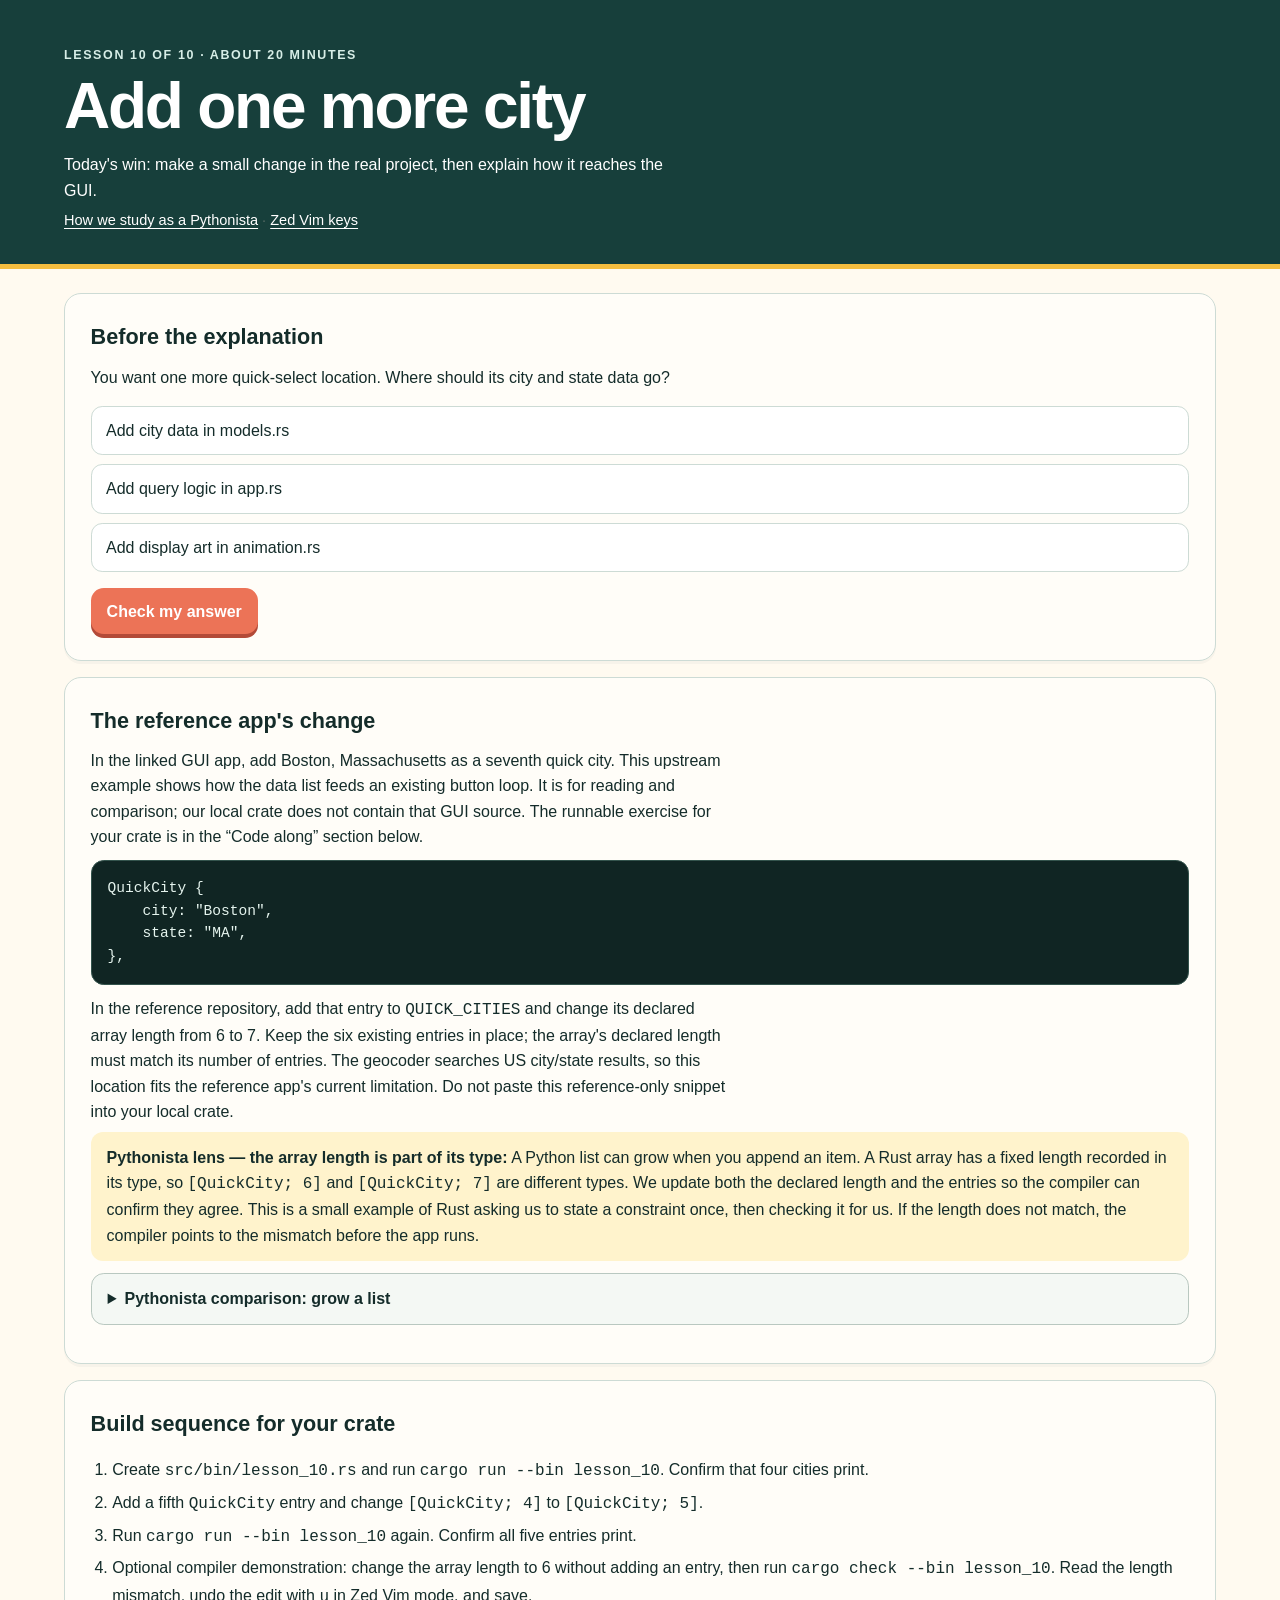
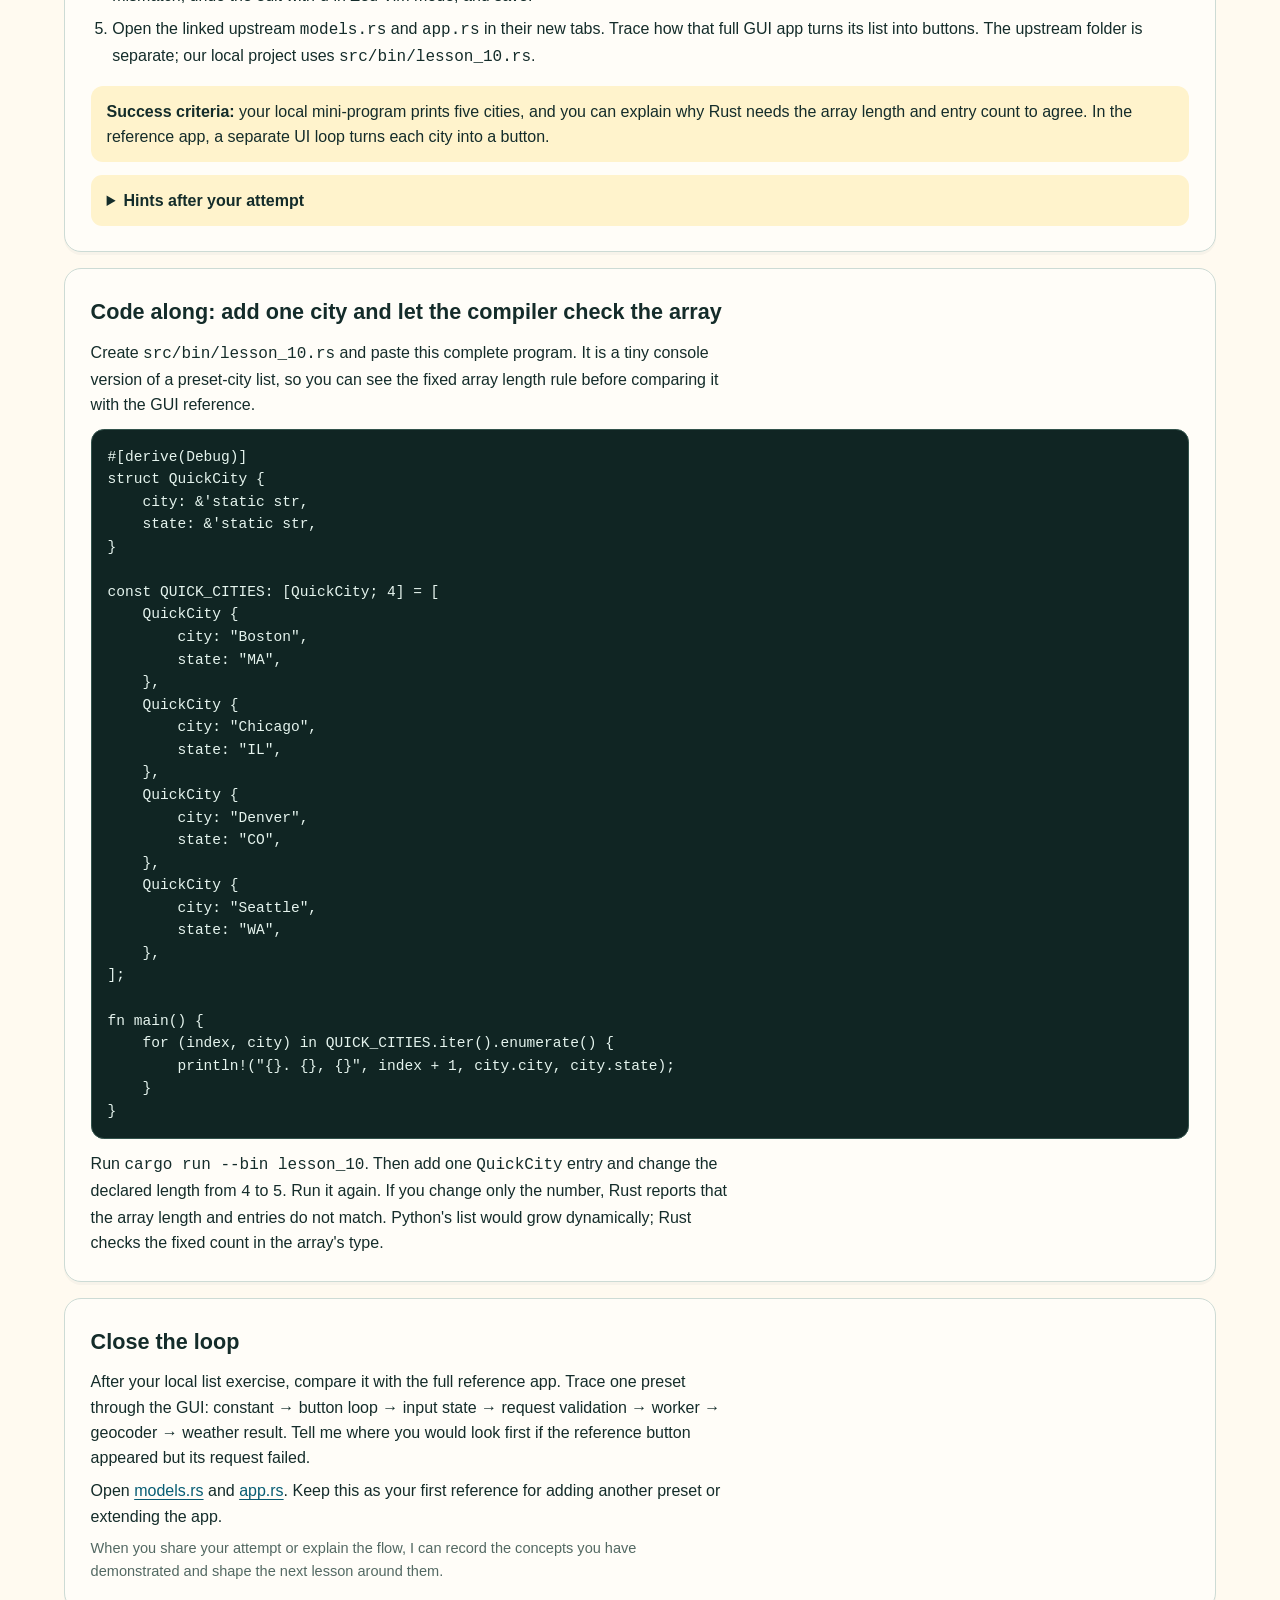
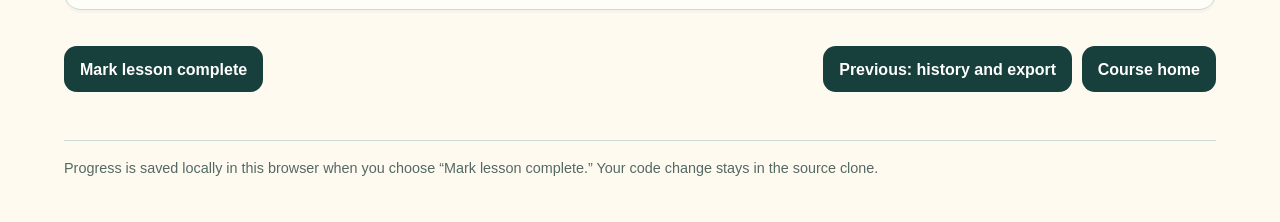
<file: lessons/0010-capstone.html>
<!doctype html>
<html lang="en">
<head>
  <meta charset="utf-8">
  <meta name="viewport" content="width=device-width, initial-scale=1">
  <title>10 · Add one more city</title>
  <link rel="stylesheet" href="../assets/tech-course-theme.css">
  <link rel="stylesheet" href="../assets/course.css">
</head>
<body class="tech-course" data-lesson-id="lesson-10">
  <header class="tech-course__header course-top">
    <div class="page-width">
      <p class="eyebrow">Lesson 10 of 10 · about 20 minutes</p>
      <h1>Add one more city</h1>
      <p>Today's win: make a small change in the real project, then explain how it reaches the GUI.</p>
      <p class="small-note"><a href="../index.html#guided-study" target="_blank" rel="noopener noreferrer">How we study as a Pythonista</a> · <a href="../index.html#zed-vim" target="_blank" rel="noopener noreferrer">Zed Vim keys</a></p>
    </div>
  </header>
  <main class="page-width page-main lesson-body">
    <section class="tech-card card-pad">
      <h2>Before the explanation</h2>
      <p>You want one more quick-select location. Where should its city and state data go?</p>
      <div data-quiz data-feedback-correct="Correct. QUICK_CITIES is the shared data list that draw_quick_city_buttons iterates over." data-feedback-wrong="The button list is data in models.rs; app.rs already loops over that shared constant.">
        <div class="quiz-options">
          <button class="quiz-option" data-quiz-option data-correct="true">Add city data in models.rs</button>
          <button class="quiz-option" data-quiz-option>Add query logic in app.rs</button>
          <button class="quiz-option" data-quiz-option>Add display art in animation.rs</button>
        </div>
        <button class="action-button tech-action" data-check-quiz>Check my answer</button>
        <p class="quiz-feedback" data-quiz-feedback role="status" hidden></p>
      </div>
    </section>

    <section class="tech-card card-pad">
      <h2>The reference app's change</h2>
      <p>In the linked GUI app, add Boston, Massachusetts as a seventh quick city. This upstream example shows how the data list feeds an existing button loop. It is for reading and comparison; our local crate does not contain that GUI source. The runnable exercise for your crate is in the “Code along” section below.</p>
      <pre><code>QuickCity {
    city: "Boston",
    state: "MA",
},</code></pre>
      <p>In the reference repository, add that entry to <code>QUICK_CITIES</code> and change its declared array length from 6 to 7. Keep the six existing entries in place; the array's declared length must match its number of entries. The geocoder searches US city/state results, so this location fits the reference app's current limitation. Do not paste this reference-only snippet into your local crate.</p>
      <div class="callout"><strong>Pythonista lens — the array length is part of its type:</strong> A Python list can grow when you append an item. A Rust array has a fixed length recorded in its type, so <code>[QuickCity; 6]</code> and <code>[QuickCity; 7]</code> are different types. We update both the declared length and the entries so the compiler can confirm they agree. This is a small example of Rust asking us to state a constraint once, then checking it for us. If the length does not match, the compiler points to the mismatch before the app runs.</div>
      <details class="python-example">
        <summary>Pythonista comparison: grow a list</summary>
        <p>Assume <code>QuickCity</code> is defined elsewhere in the Python app. On Python 3.9+, this type hint describes a list whose items are <code>QuickCity</code> values. A Python list can grow when an item is appended; Rust's fixed-size array records its length in its type.</p>
        <pre><code class="language-python">quick_cities: list[QuickCity] = [
    QuickCity(city="Boston", state="MA"),
]
quick_cities.append(
    QuickCity(city="Chicago", state="IL"),
)</code></pre>
      </details>
    </section>

    <section class="tech-card card-pad">
      <h2>Build sequence for your crate</h2>
      <ol>
        <li>Create <code>src/bin/lesson_10.rs</code> and run <code>cargo run --bin lesson_10</code>. Confirm that four cities print.</li>
        <li>Add a fifth <code>QuickCity</code> entry and change <code>[QuickCity; 4]</code> to <code>[QuickCity; 5]</code>.</li>
        <li>Run <code>cargo run --bin lesson_10</code> again. Confirm all five entries print.</li>
        <li>Optional compiler demonstration: change the array length to 6 without adding an entry, then run <code>cargo check --bin lesson_10</code>. Read the length mismatch, undo the edit with <code>u</code> in Zed Vim mode, and save.</li>
        <li>Open the linked upstream <code>models.rs</code> and <code>app.rs</code> in their new tabs. Trace how that full GUI app turns its list into buttons. The upstream folder is separate; our local project uses <code>src/bin/lesson_10.rs</code>.</li>
      </ol>
      <div class="callout"><strong>Success criteria:</strong> your local mini-program prints five cities, and you can explain why Rust needs the array length and entry count to agree. In the reference app, a separate UI loop turns each city into a button.</div>
      <details class="answer-note">
        <summary>Hints after your attempt</summary>
        <p>The local <code>main</code> loops over <code>QUICK_CITIES</code> with <code>.iter().enumerate()</code>. The compiler compares the declared array length with the number of entries before the program runs.</p>
      </details>
    </section>

    <section class="tech-card card-pad">
      <h2>Code along: add one city and let the compiler check the array</h2>
      <p>Create <code>src/bin/lesson_10.rs</code> and paste this complete program. It is a tiny console version of a preset-city list, so you can see the fixed array length rule before comparing it with the GUI reference.</p>
      <pre><code>#[derive(Debug)]
struct QuickCity {
    city: &amp;'static str,
    state: &amp;'static str,
}

const QUICK_CITIES: [QuickCity; 4] = [
    QuickCity {
        city: "Boston",
        state: "MA",
    },
    QuickCity {
        city: "Chicago",
        state: "IL",
    },
    QuickCity {
        city: "Denver",
        state: "CO",
    },
    QuickCity {
        city: "Seattle",
        state: "WA",
    },
];

fn main() {
    for (index, city) in QUICK_CITIES.iter().enumerate() {
        println!("{}. {}, {}", index + 1, city.city, city.state);
    }
}</code></pre>
      <p>Run <code>cargo run --bin lesson_10</code>. Then add one <code>QuickCity</code> entry and change the declared length from <code>4</code> to <code>5</code>. Run it again. If you change only the number, Rust reports that the array length and entries do not match. Python's list would grow dynamically; Rust checks the fixed count in the array's type.</p>
    </section>

    <section class="tech-card card-pad">
      <h2>Close the loop</h2>
      <p>After your local list exercise, compare it with the full reference app. Trace one preset through the GUI: constant → button loop → input state → request validation → worker → geocoder → weather result. Tell me where you would look first if the reference button appeared but its request failed.</p>
      <p>Open <a href="https://github.com/feenix100/rusty_weather/blob/main/src/models.rs" target="_blank" rel="noopener noreferrer">models.rs</a> and <a href="https://github.com/feenix100/rusty_weather/blob/main/src/app.rs" target="_blank" rel="noopener noreferrer">app.rs</a>. Keep this as your first reference for adding another preset or extending the app.</p>
      <p class="small-note">When you share your attempt or explain the flow, I can record the concepts you have demonstrated and shape the next lesson around them.</p>
    </section>

    <div class="lesson-footer">
      <button class="action-button" data-complete aria-pressed="false">Mark lesson complete</button>
      <nav class="lesson-nav" aria-label="Lesson navigation">
        <a class="button-link" href="0009-history-and-export.html" target="_blank" rel="noopener noreferrer">Previous: history and export</a>
        <a class="button-link" href="../index.html" target="_blank" rel="noopener noreferrer">Course home</a>
      </nav>
    </div>
  </main>
  <footer class="page-width course-foot">Progress is saved locally in this browser when you choose “Mark lesson complete.” Your code change stays in the source clone.</footer>
  <script src="../assets/course.js"></script>
</body>
</html>
</file>
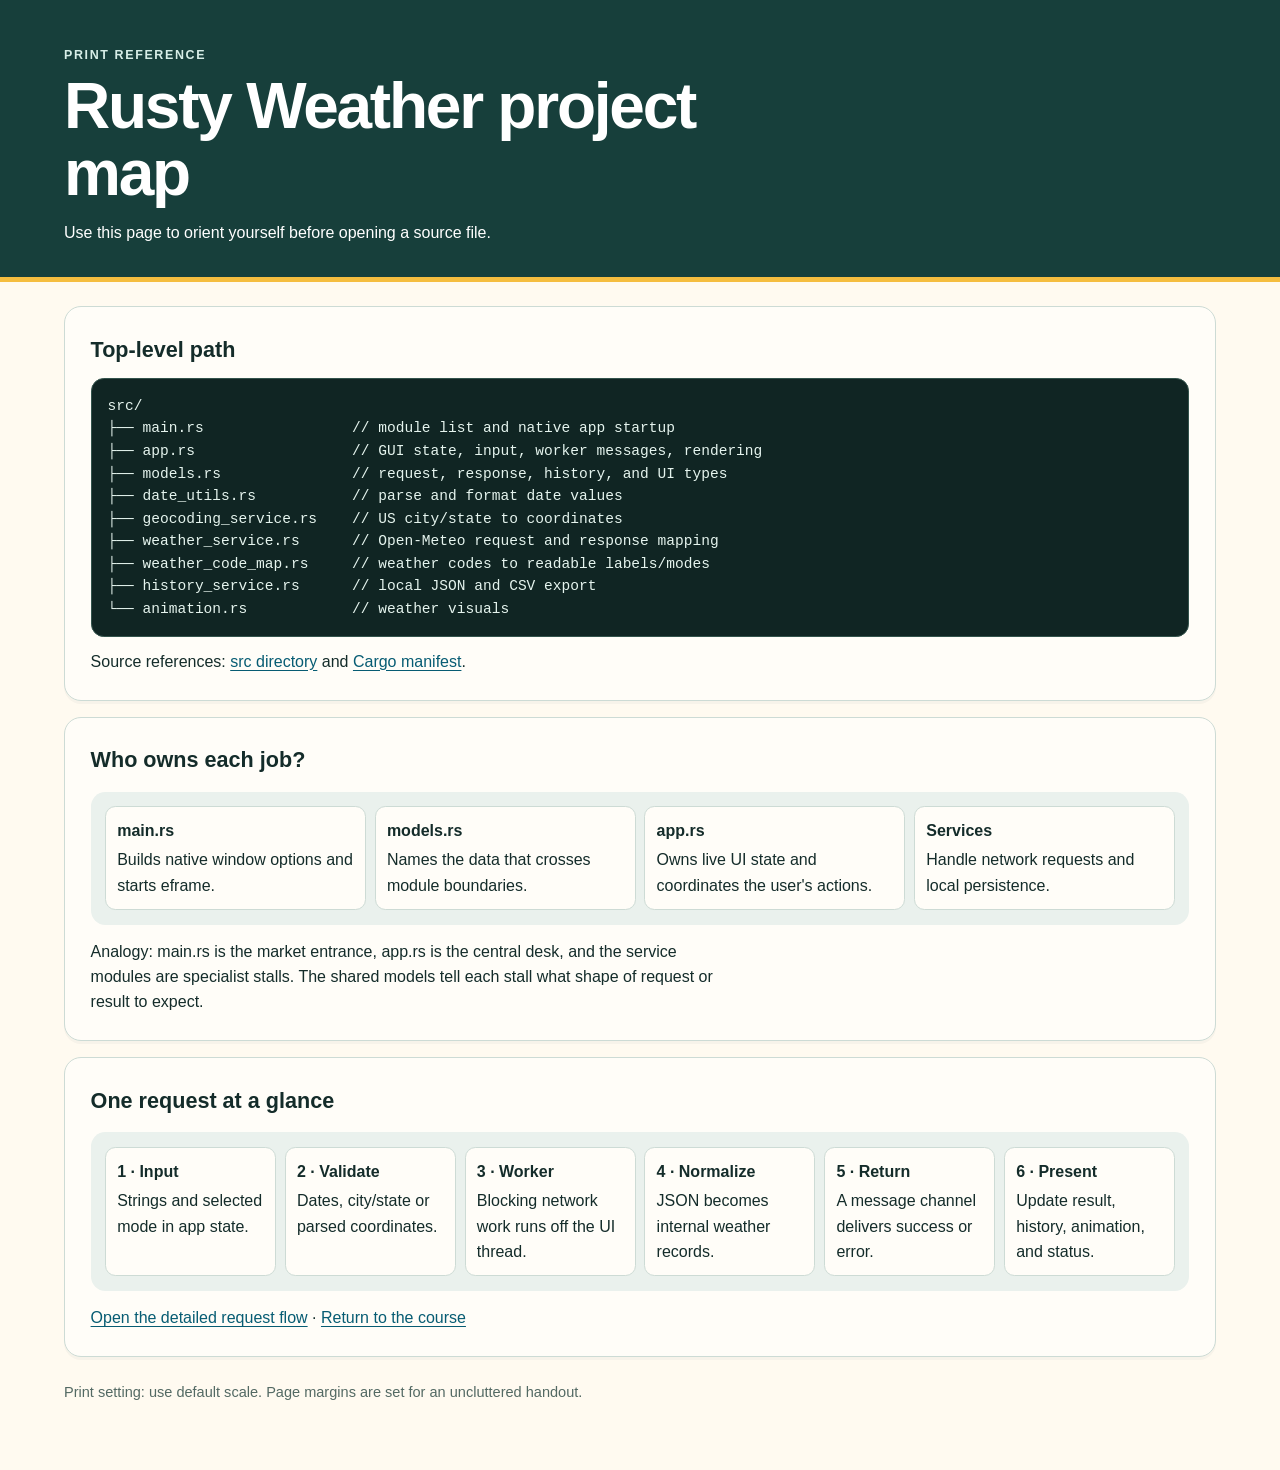
<file: reference/project-map.html>
<!doctype html>
<html lang="en">
<head>
  <meta charset="utf-8">
  <meta name="viewport" content="width=device-width, initial-scale=1">
  <title>Rusty Weather · Project Map</title>
  <link rel="stylesheet" href="../assets/tech-course-theme.css">
  <link rel="stylesheet" href="../assets/course.css">
</head>
<body class="tech-course">
  <header class="tech-course__header course-top">
    <div class="page-width">
      <p class="eyebrow">Print reference</p>
      <h1>Rusty Weather project map</h1>
      <p>Use this page to orient yourself before opening a source file.</p>
    </div>
  </header>
  <main class="page-width page-main lesson-body">
    <section class="tech-card card-pad">
      <h2>Top-level path</h2>
      <pre><code>src/
├── main.rs                 // module list and native app startup
├── app.rs                  // GUI state, input, worker messages, rendering
├── models.rs               // request, response, history, and UI types
├── date_utils.rs           // parse and format date values
├── geocoding_service.rs    // US city/state to coordinates
├── weather_service.rs      // Open-Meteo request and response mapping
├── weather_code_map.rs     // weather codes to readable labels/modes
├── history_service.rs      // local JSON and CSV export
└── animation.rs            // weather visuals</code></pre>
      <p>Source references: <a href="https://github.com/feenix100/rusty_weather/tree/main/src" target="_blank" rel="noopener noreferrer">src directory</a> and <a href="https://github.com/feenix100/rusty_weather/blob/main/Cargo.toml" target="_blank" rel="noopener noreferrer">Cargo manifest</a>.</p>
    </section>

    <section class="tech-card card-pad">
      <h2>Who owns each job?</h2>
      <div class="trace">
        <div class="trace-step"><strong>main.rs</strong>Builds native window options and starts eframe.</div>
        <div class="trace-step"><strong>models.rs</strong>Names the data that crosses module boundaries.</div>
        <div class="trace-step"><strong>app.rs</strong>Owns live UI state and coordinates the user's actions.</div>
        <div class="trace-step"><strong>Services</strong>Handle network requests and local persistence.</div>
      </div>
      <p>Analogy: main.rs is the market entrance, app.rs is the central desk, and the service modules are specialist stalls. The shared models tell each stall what shape of request or result to expect.</p>
    </section>

    <section class="tech-card card-pad">
      <h2>One request at a glance</h2>
      <div class="trace">
        <div class="trace-step"><strong>1 · Input</strong>Strings and selected mode in app state.</div>
        <div class="trace-step"><strong>2 · Validate</strong>Dates, city/state or parsed coordinates.</div>
        <div class="trace-step"><strong>3 · Worker</strong>Blocking network work runs off the UI thread.</div>
        <div class="trace-step"><strong>4 · Normalize</strong>JSON becomes internal weather records.</div>
        <div class="trace-step"><strong>5 · Return</strong>A message channel delivers success or error.</div>
        <div class="trace-step"><strong>6 · Present</strong>Update result, history, animation, and status.</div>
      </div>
      <p><a href="request-lifecycle.html" target="_blank" rel="noopener noreferrer">Open the detailed request flow</a> · <a href="../index.html" target="_blank" rel="noopener noreferrer">Return to the course</a></p>
    </section>
    <p class="small-note">Print setting: use default scale. Page margins are set for an uncluttered handout.</p>
  </main>
  <script src="../assets/course.js"></script>
</body>
</html>
</file>
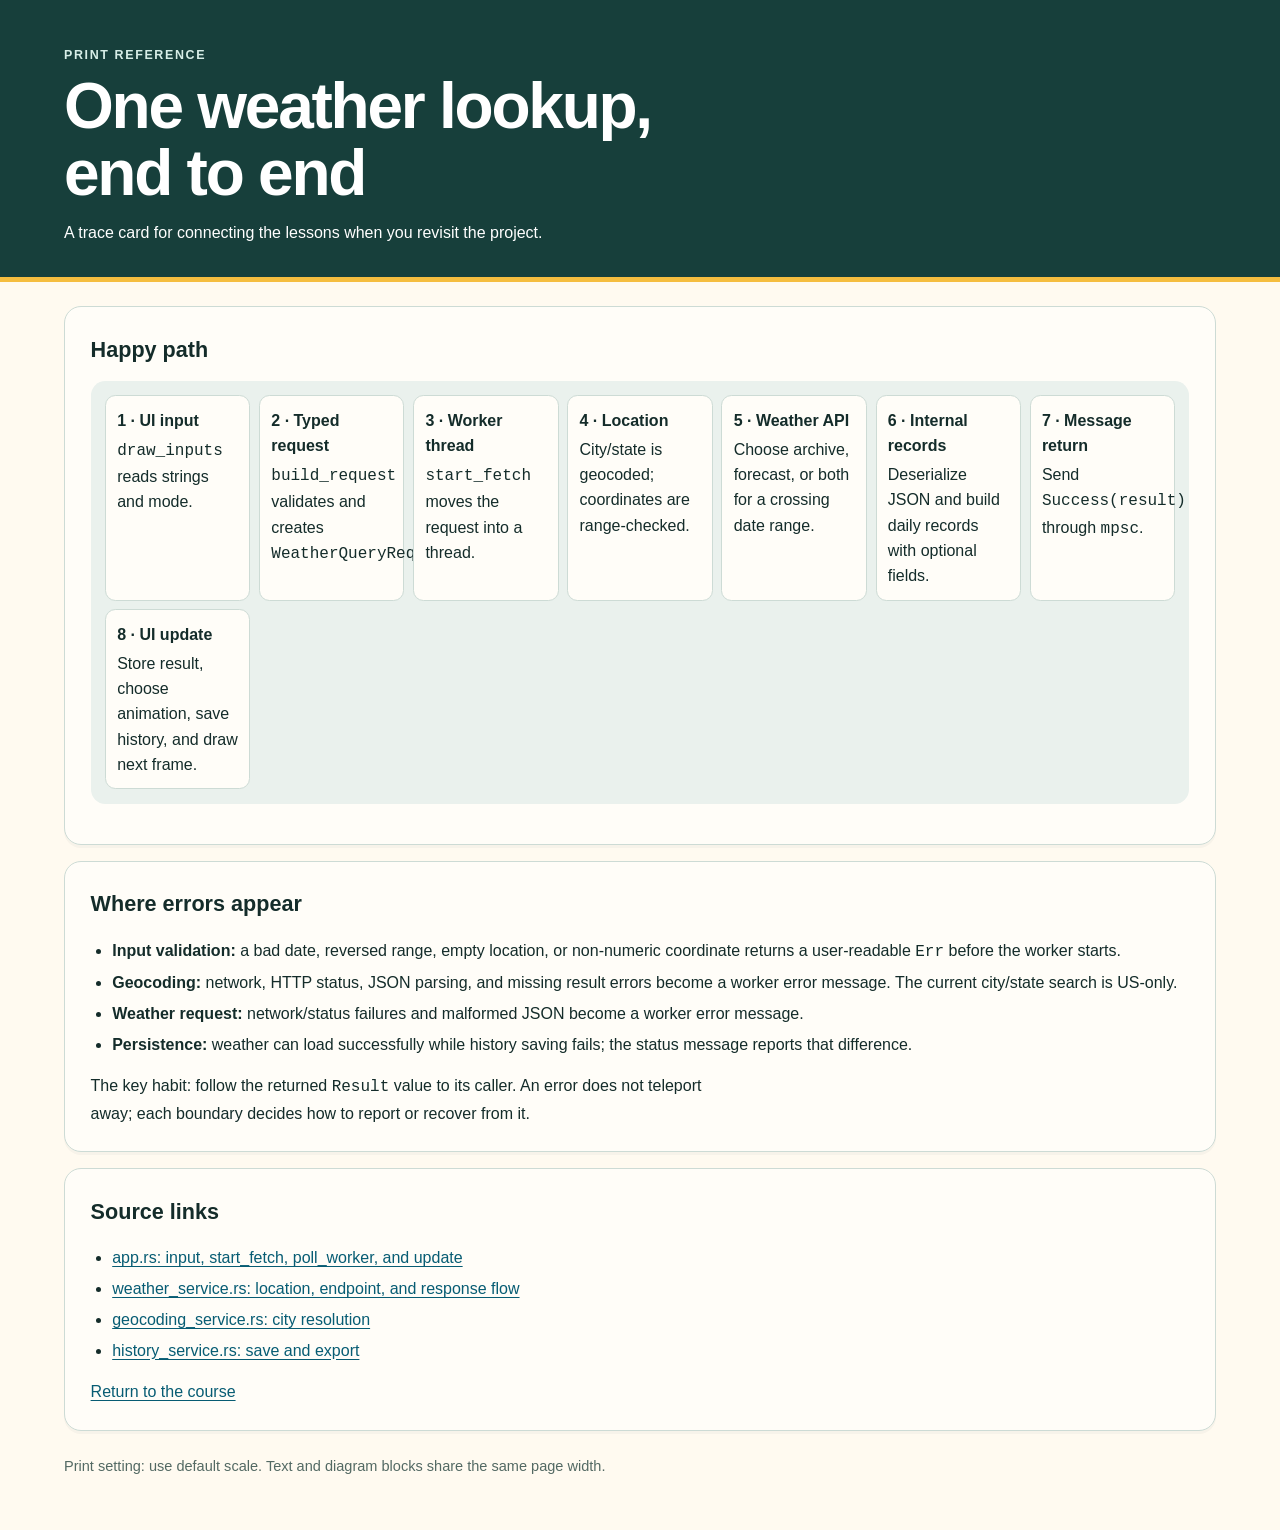
<file: reference/request-lifecycle.html>
<!doctype html>
<html lang="en">
<head>
  <meta charset="utf-8">
  <meta name="viewport" content="width=device-width, initial-scale=1">
  <title>Rusty Weather · Request Lifecycle</title>
  <link rel="stylesheet" href="../assets/tech-course-theme.css">
  <link rel="stylesheet" href="../assets/course.css">
</head>
<body class="tech-course">
  <header class="tech-course__header course-top">
    <div class="page-width">
      <p class="eyebrow">Print reference</p>
      <h1>One weather lookup, end to end</h1>
      <p>A trace card for connecting the lessons when you revisit the project.</p>
    </div>
  </header>
  <main class="page-width page-main lesson-body">
    <section class="tech-card card-pad">
      <h2>Happy path</h2>
      <div class="trace">
        <div class="trace-step"><strong>1 · UI input</strong><code>draw_inputs</code> reads strings and mode.</div>
        <div class="trace-step"><strong>2 · Typed request</strong><code>build_request</code> validates and creates <code>WeatherQueryRequest</code>.</div>
        <div class="trace-step"><strong>3 · Worker thread</strong><code>start_fetch</code> moves the request into a thread.</div>
        <div class="trace-step"><strong>4 · Location</strong>City/state is geocoded; coordinates are range-checked.</div>
        <div class="trace-step"><strong>5 · Weather API</strong>Choose archive, forecast, or both for a crossing date range.</div>
        <div class="trace-step"><strong>6 · Internal records</strong>Deserialize JSON and build daily records with optional fields.</div>
        <div class="trace-step"><strong>7 · Message return</strong>Send <code>Success(result)</code> through <code>mpsc</code>.</div>
        <div class="trace-step"><strong>8 · UI update</strong>Store result, choose animation, save history, and draw next frame.</div>
      </div>
    </section>

    <section class="tech-card card-pad">
      <h2>Where errors appear</h2>
      <ul>
        <li><strong>Input validation:</strong> a bad date, reversed range, empty location, or non-numeric coordinate returns a user-readable <code>Err</code> before the worker starts.</li>
        <li><strong>Geocoding:</strong> network, HTTP status, JSON parsing, and missing result errors become a worker error message. The current city/state search is US-only.</li>
        <li><strong>Weather request:</strong> network/status failures and malformed JSON become a worker error message.</li>
        <li><strong>Persistence:</strong> weather can load successfully while history saving fails; the status message reports that difference.</li>
      </ul>
      <p>The key habit: follow the returned <code>Result</code> value to its caller. An error does not teleport away; each boundary decides how to report or recover from it.</p>
    </section>

    <section class="tech-card card-pad">
      <h2>Source links</h2>
      <ul>
        <li><a href="https://github.com/feenix100/rusty_weather/blob/main/src/app.rs" target="_blank" rel="noopener noreferrer">app.rs: input, start_fetch, poll_worker, and update</a></li>
        <li><a href="https://github.com/feenix100/rusty_weather/blob/main/src/weather_service.rs" target="_blank" rel="noopener noreferrer">weather_service.rs: location, endpoint, and response flow</a></li>
        <li><a href="https://github.com/feenix100/rusty_weather/blob/main/src/geocoding_service.rs" target="_blank" rel="noopener noreferrer">geocoding_service.rs: city resolution</a></li>
        <li><a href="https://github.com/feenix100/rusty_weather/blob/main/src/history_service.rs" target="_blank" rel="noopener noreferrer">history_service.rs: save and export</a></li>
      </ul>
      <p><a href="../index.html" target="_blank" rel="noopener noreferrer">Return to the course</a></p>
    </section>
    <p class="small-note">Print setting: use default scale. Text and diagram blocks share the same page width.</p>
  </main>
</body>
</html>
</file>
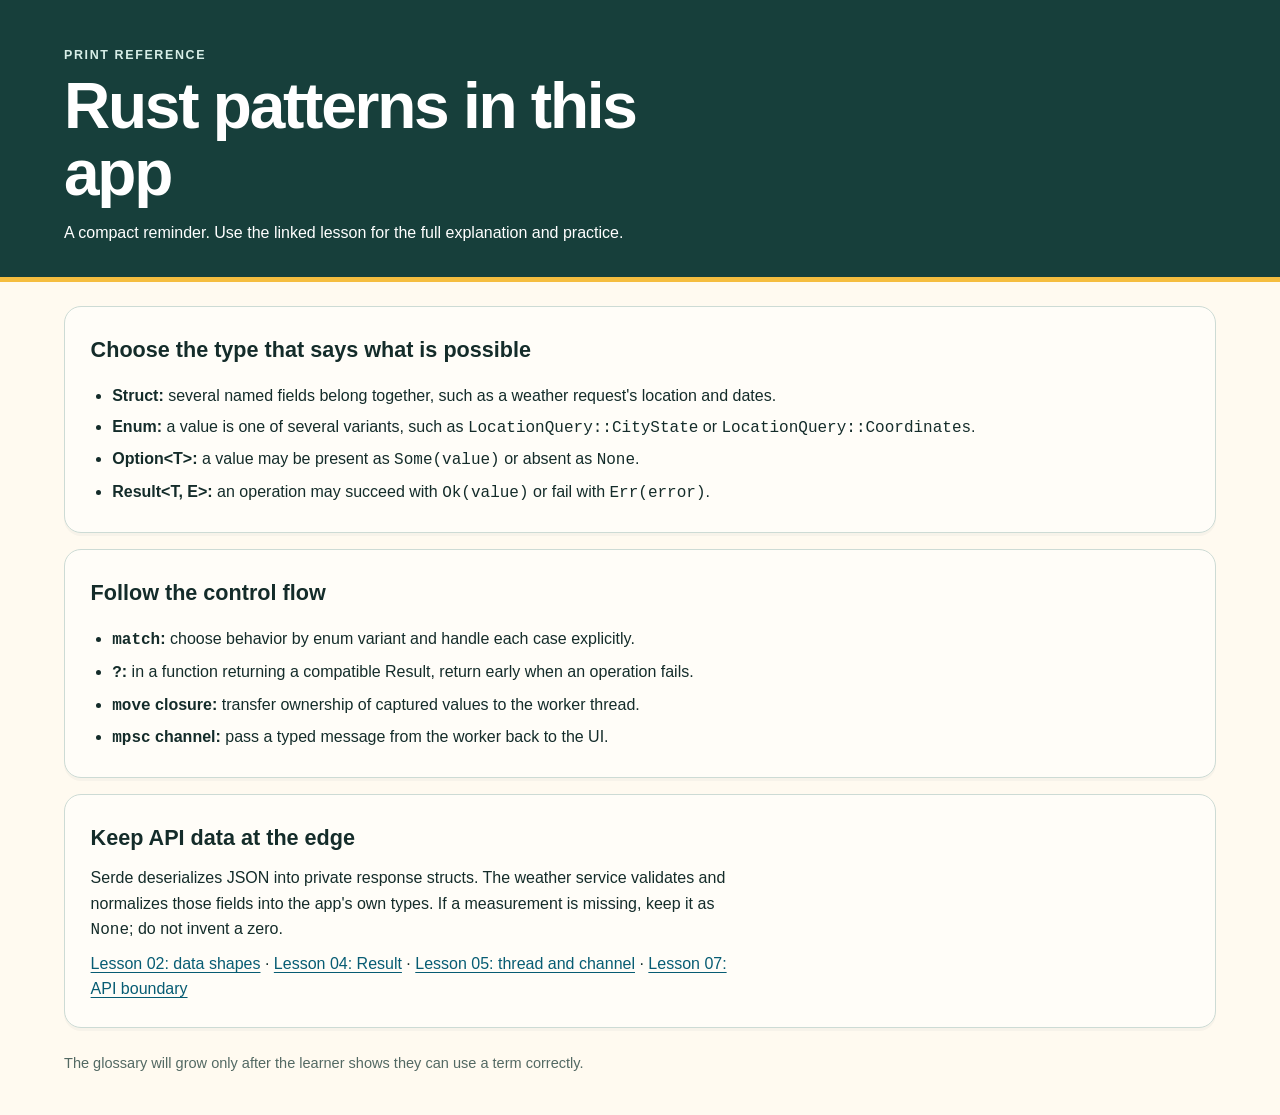
<file: reference/rust-patterns.html>
<!doctype html>
<html lang="en">
<head>
  <meta charset="utf-8">
  <meta name="viewport" content="width=device-width, initial-scale=1">
  <title>Rusty Weather · Rust Patterns</title>
  <link rel="stylesheet" href="../assets/tech-course-theme.css">
  <link rel="stylesheet" href="../assets/course.css">
</head>
<body class="tech-course">
  <header class="tech-course__header course-top">
    <div class="page-width">
      <p class="eyebrow">Print reference</p>
      <h1>Rust patterns in this app</h1>
      <p>A compact reminder. Use the linked lesson for the full explanation and practice.</p>
    </div>
  </header>
  <main class="page-width page-main lesson-body">
    <section class="tech-card card-pad">
      <h2>Choose the type that says what is possible</h2>
      <ul>
        <li><strong>Struct:</strong> several named fields belong together, such as a weather request's location and dates.</li>
        <li><strong>Enum:</strong> a value is one of several variants, such as <code>LocationQuery::CityState</code> or <code>LocationQuery::Coordinates</code>.</li>
        <li><strong>Option&lt;T&gt;:</strong> a value may be present as <code>Some(value)</code> or absent as <code>None</code>.</li>
        <li><strong>Result&lt;T, E&gt;:</strong> an operation may succeed with <code>Ok(value)</code> or fail with <code>Err(error)</code>.</li>
      </ul>
    </section>
    <section class="tech-card card-pad">
      <h2>Follow the control flow</h2>
      <ul>
        <li><strong><code>match</code>:</strong> choose behavior by enum variant and handle each case explicitly.</li>
        <li><strong><code>?</code>:</strong> in a function returning a compatible Result, return early when an operation fails.</li>
        <li><strong><code>move</code> closure:</strong> transfer ownership of captured values to the worker thread.</li>
        <li><strong><code>mpsc</code> channel:</strong> pass a typed message from the worker back to the UI.</li>
      </ul>
    </section>
    <section class="tech-card card-pad">
      <h2>Keep API data at the edge</h2>
      <p>Serde deserializes JSON into private response structs. The weather service validates and normalizes those fields into the app's own types. If a measurement is missing, keep it as <code>None</code>; do not invent a zero.</p>
      <p><a href="../lessons/0002-model-the-domain.html" target="_blank" rel="noopener noreferrer">Lesson 02: data shapes</a> · <a href="../lessons/0004-validate-input.html" target="_blank" rel="noopener noreferrer">Lesson 04: Result</a> · <a href="../lessons/0005-background-worker.html" target="_blank" rel="noopener noreferrer">Lesson 05: thread and channel</a> · <a href="../lessons/0007-normalize-api-data.html" target="_blank" rel="noopener noreferrer">Lesson 07: API boundary</a></p>
    </section>
    <p class="small-note">The glossary will grow only after the learner shows they can use a term correctly.</p>
  </main>
</body>
</html>
</file>
<file: assets/tech-course-theme.css>
/* Adapted from the Technical Study Studio theme. */
:root {
  --tech-ink: #142c2a;
  --tech-forest: #173f3b;
  --tech-pine: #0b6057;
  --tech-coral: #ec7357;
  --tech-sun: #f5bd3f;
  --tech-paper: #fffaf0;
  --tech-mist: #eaf1ed;
  --tech-sky: #a8d8e4;
  --tech-line: #cddbd5;
  --tech-terminal: #102523;
  --tech-terminal-ink: #e5f4ee;
  --tech-terminal-muted: #9bb7ae;
  --tech-terminal-accent: #f5bd3f;
  --tech-body: ui-rounded, "Avenir Next", Avenir, "Trebuchet MS", sans-serif;
  --tech-code: "SFMono-Regular", Consolas, "Liberation Mono", monospace;
}

.tech-course {
  color: var(--tech-ink);
  background: var(--tech-paper);
  font: 16px/1.58 var(--tech-body);
}

.tech-course__header,
.tech-mission {
  color: #fff;
  background: var(--tech-forest);
}

.tech-card {
  background: #fffdf8;
  border: 1px solid var(--tech-line);
  border-radius: 17px;
  box-shadow: 0 3px 0 rgba(20, 44, 42, .03);
}

.tech-action {
  color: #fff;
  background: var(--tech-coral);
  box-shadow: 0 4px 0 #b34a38;
}

.tech-lab {
  color: var(--tech-terminal-ink);
  background: var(--tech-terminal);
  border-radius: 16px;
  font-family: var(--tech-code);
}

.tech-lab__label {
  color: var(--tech-terminal-accent);
  font: 700 .75rem/1 var(--tech-body);
  letter-spacing: .12em;
  text-transform: uppercase;
}

.tech-lab__output {
  color: var(--tech-terminal-muted);
}

.tech-code {
  overflow: auto;
  font-family: var(--tech-code);
  line-height: 1.55;
}

.tech-trace {
  background: var(--tech-mist);
  border-left: 4px solid var(--tech-sun);
}
</file>
<file: assets/course.css>
* { box-sizing: border-box; }
html { scroll-behavior: smooth; }
body { margin: 0; }
a { color: #075c73; text-underline-offset: .18em; }
a:hover { color: #8a3d2f; }
button, a { -webkit-tap-highlight-color: transparent; }
button { font: inherit; }

.page-width {
  width: calc(100% - 2.5rem);
  max-width: 72rem;
  margin-inline: auto;
}

.course-top {
  padding: 2.5rem 0 2rem;
  border-bottom: 5px solid var(--tech-sun);
}

.course-top h1 {
  max-width: 18ch;
  margin: .4rem 0 .8rem;
  font-size: clamp(2.2rem, 5vw, 4.1rem);
  line-height: 1.05;
  letter-spacing: -.035em;
}

.eyebrow {
  margin: 0;
  color: #d7eee7;
  font-size: .78rem;
  font-weight: 800;
  letter-spacing: .13em;
  text-transform: uppercase;
}

.course-top p { max-width: 68ch; margin: .4rem 0 0; }
.course-top a { color: #fff; }
.page-main { padding-block: 1.5rem 3rem; }
.stack { display: grid; gap: 1.1rem; }
.card-pad { padding: clamp(1rem, 2vw, 1.6rem); }
.card-pad h2, .card-pad h3 { margin-top: 0; }
.card-pad p:last-child, .card-pad ul:last-child, .card-pad ol:last-child { margin-bottom: 0; }
.lesson-intro { display: grid; gap: 1rem; grid-template-columns: minmax(0, 1fr) auto; align-items: end; }
.lesson-intro h1 { margin: .25rem 0; font-size: clamp(1.9rem, 4vw, 3rem); line-height: 1.1; }
.lesson-intro p { margin: .3rem 0; }
.meta { color: #536963; font-size: .92rem; font-weight: 700; }
.pill-row { display: flex; flex-wrap: wrap; gap: .45rem; margin-top: .7rem; }
.pill { padding: .2rem .65rem; border: 1px solid var(--tech-line); border-radius: 999px; background: #fff; font-size: .84rem; }

.button-link, .action-button {
  display: inline-flex;
  align-items: center;
  justify-content: center;
  min-height: 2.7rem;
  padding: .65rem 1rem;
  border: 0;
  border-radius: .8rem;
  color: #fff;
  background: var(--tech-forest);
  font-weight: 750;
  text-decoration: none;
  cursor: pointer;
}
.tech-action { color: #fff; background: var(--tech-coral); }
.button-link:hover, .action-button:hover { color: #fff; filter: brightness(.94); }
:focus-visible { outline: 3px solid #075c73; outline-offset: 3px; }

.lesson-body { display: grid; gap: 1rem; }
.lesson-body h2 { margin: 0 0 .65rem; font-size: 1.35rem; }
.lesson-body h3 { margin: 1rem 0 .4rem; font-size: 1.05rem; }
.lesson-body p { max-width: 72ch; margin: .5rem 0; }
.lesson-body ul, .lesson-body ol { padding-left: 1.35rem; }
.lesson-body li + li { margin-top: .35rem; }
.lesson-body pre {
  max-width: 100%;
  margin: .7rem 0;
  padding: 1rem;
  overflow-x: auto;
  border: 1px solid #33534c;
  border-radius: .8rem;
  color: var(--tech-terminal-ink);
  background: var(--tech-terminal);
  font: .91rem/1.55 var(--tech-code);
  tab-size: 4;
}
.trace {
  display: grid;
  grid-template-columns: repeat(auto-fit, minmax(9rem, 1fr));
  gap: .55rem;
  margin: .9rem 0;
  padding: .9rem;
  border-radius: .9rem;
  background: var(--tech-mist);
}
.trace-step { padding: .7rem; border: 1px solid var(--tech-line); border-radius: .65rem; background: #fffdf8; }
.trace-step strong { display: block; margin-bottom: .25rem; }
.trace-arrow { color: var(--tech-pine); font-weight: 900; }

.quiz-options { display: grid; gap: .55rem; margin: 1rem 0; }
.quiz-option {
  width: 100%;
  min-height: 2.8rem;
  padding: .7rem .9rem;
  border: 1px solid var(--tech-line);
  border-radius: .7rem;
  color: var(--tech-ink);
  background: #fff;
  text-align: left;
  cursor: pointer;
}
.quiz-option[aria-pressed="true"] { border: 2px solid var(--tech-pine); background: var(--tech-mist); }
.quiz-feedback { margin-top: .7rem; padding: .8rem 1rem; border-radius: .7rem; background: var(--tech-mist); }
.quiz-feedback[data-state="wrong"] { border-left: 4px solid var(--tech-coral); }
.quiz-feedback[data-state="correct"] { border-left: 4px solid var(--tech-pine); }
.answer-note { margin-top: .8rem; padding: .8rem 1rem; border-radius: .7rem; background: #fff3cc; }
.answer-note summary { cursor: pointer; font-weight: 750; }

.lesson-footer { display: flex; flex-wrap: wrap; justify-content: space-between; gap: .8rem; align-items: center; margin-top: 1.3rem; }
.lesson-nav { display: flex; flex-wrap: wrap; gap: .6rem; }
.small-note { color: #536963; font-size: .91rem; }
.course-list { display: grid; gap: .7rem; padding: 0; list-style: none; }
.course-list a { display: grid; grid-template-columns: 3rem minmax(0,1fr) auto; gap: .8rem; align-items: center; padding: .8rem 1rem; border: 1px solid var(--tech-line); border-radius: .85rem; background: #fffdf8; text-decoration: none; }
.course-list a:hover { border-color: var(--tech-pine); }
.lesson-number { color: var(--tech-pine); font: 800 1.1rem var(--tech-code); }
.lesson-title { color: var(--tech-ink); font-weight: 800; }
.lesson-summary { display: block; color: #536963; font-size: .91rem; font-weight: 400; }
.lesson-time { color: #536963; font-size: .84rem; white-space: nowrap; }
.progress-track { height: .65rem; margin: .6rem 0; overflow: hidden; border-radius: 999px; background: #d9e5df; }
.progress-fill { width: 0; height: 100%; background: var(--tech-coral); transition: width .2s ease; }
.callout { padding: .8rem 1rem; border-radius: .75rem; background: #fff3cc; }
.source-links { display: flex; flex-wrap: wrap; gap: .55rem 1rem; margin-top: .75rem; }
.course-foot { padding: 1rem 0 2rem; border-top: 1px solid var(--tech-line); color: #536963; font-size: .9rem; }

@media (max-width: 650px) {
  .page-width { width: calc(100% - 1.25rem); }
  .course-top { padding: 1.8rem 0 1.4rem; }
  .lesson-intro { grid-template-columns: 1fr; }
  .course-list a { grid-template-columns: 2.4rem minmax(0,1fr); }
  .lesson-time { grid-column: 2; }
}

@media print {
  @page { margin: 18mm; }
  .tech-course { background: #fff; font-size: 11pt; }
  .page-width { width: 100%; max-width: none; }
  .course-top { padding: 0 0 1rem; color: #142c2a; background: #fff; border-bottom: 2px solid #173f3b; }
  .course-top a { color: #075c73; }
  .eyebrow { color: #173f3b; }
  .page-main { padding: 1rem 0; }
  .tech-card, .tech-lab, .trace-step { break-inside: avoid; box-shadow: none; }
  .lesson-nav, [data-complete], [data-check-quiz], .course-foot { display: none !important; }
  a { color: #142c2a; }
  .quiz-option { color: #142c2a; }
}

@media (prefers-reduced-motion: reduce) {
  html { scroll-behavior: auto; }
  *, *::before, *::after { transition: none !important; }
}


/* Optional Python comparisons stay within the lesson margins. */
.python-example {
  margin: .8rem 0;
  padding: .75rem 1rem;
  border: 1px solid #b9c8c0;
  border-radius: .8rem;
  background: #f4f8f4;
}
.python-example summary { cursor: pointer; font-weight: 750; }
.python-example p { margin: .5rem 0; }
.python-example pre { margin-top: .65rem; }
</file>
